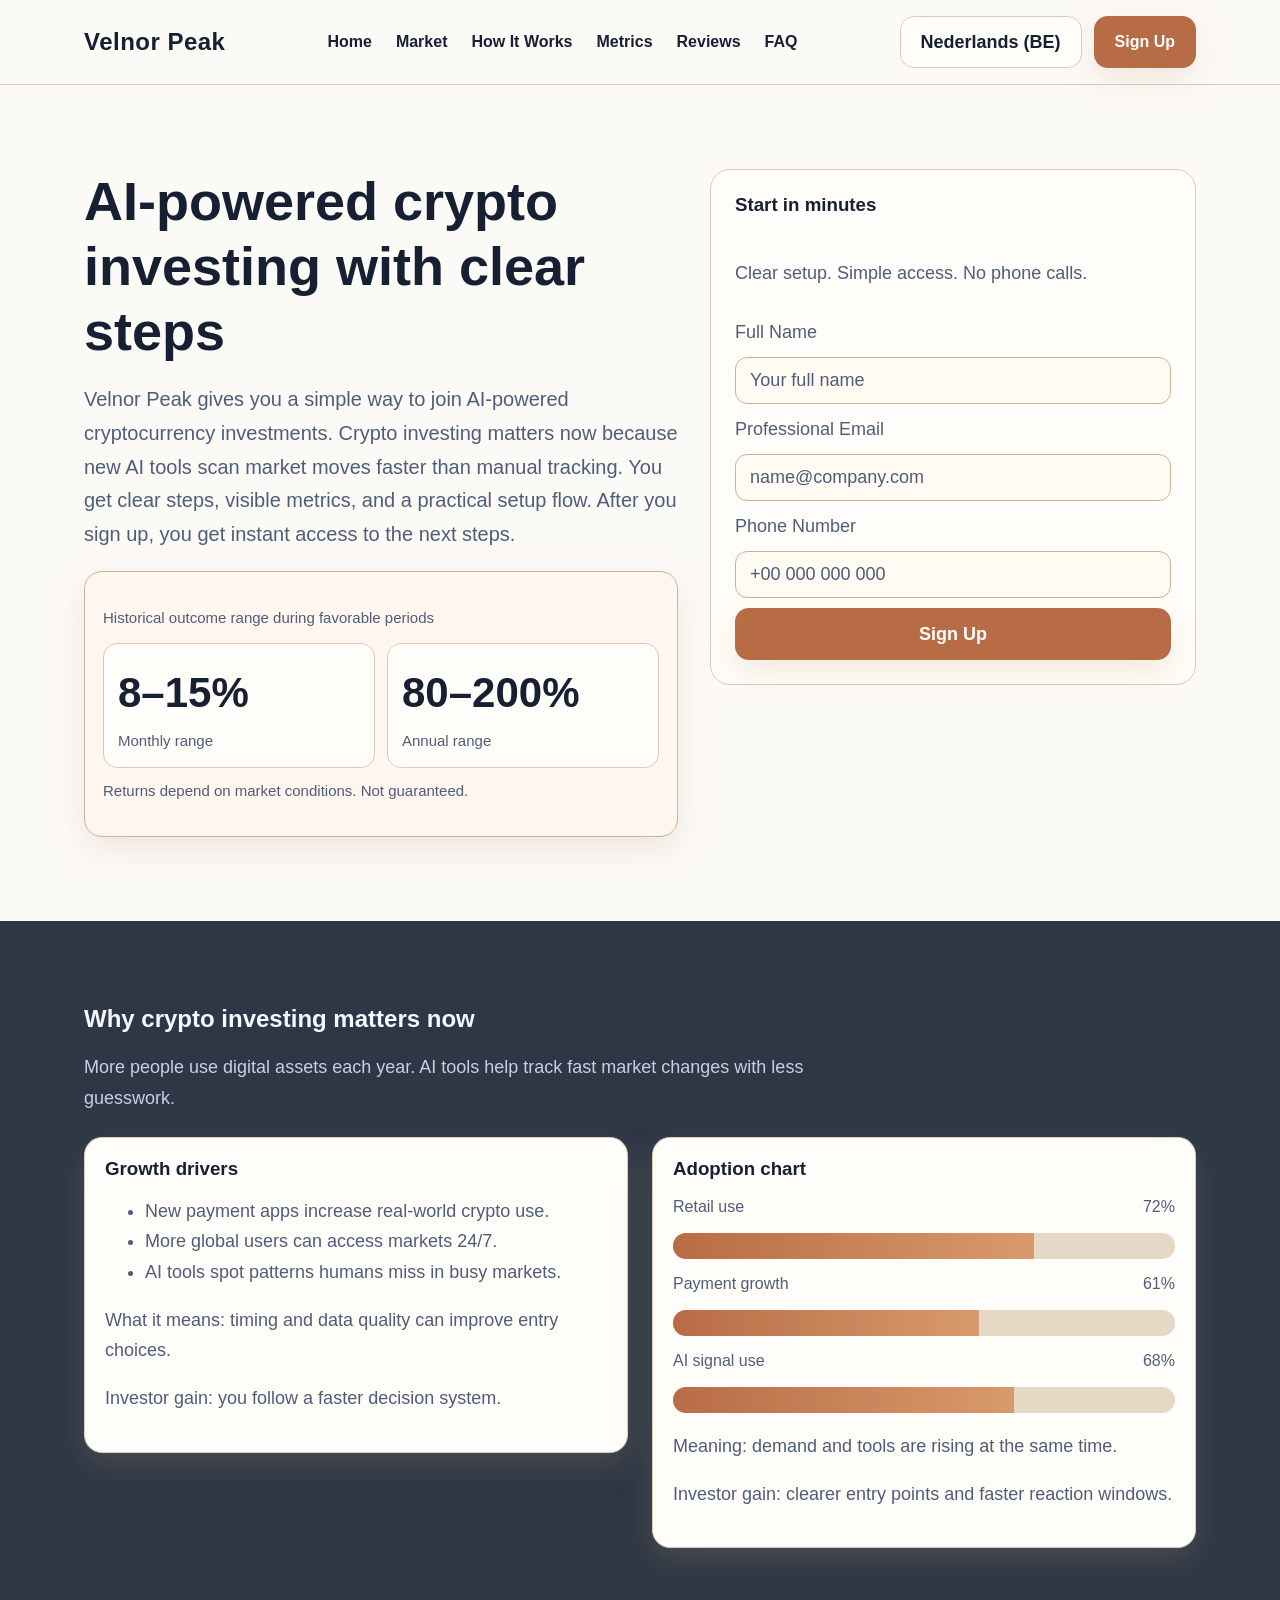
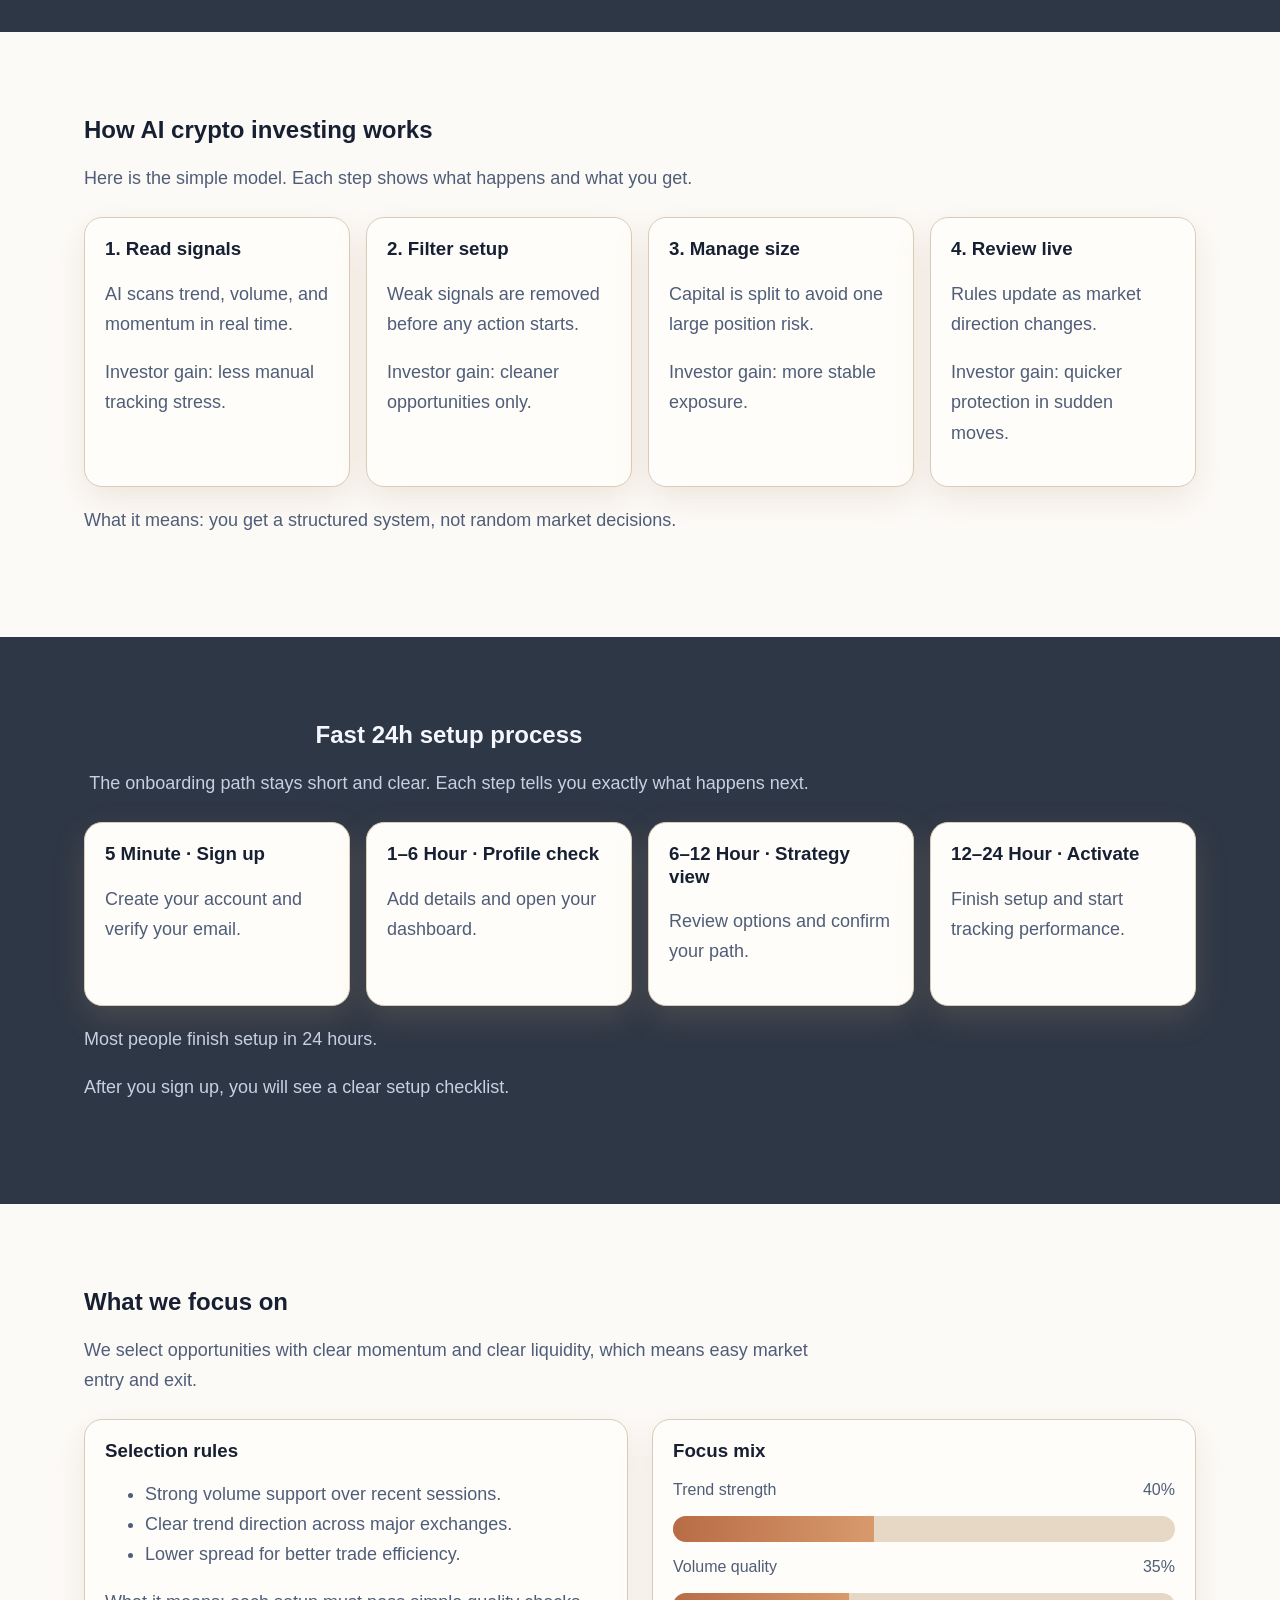
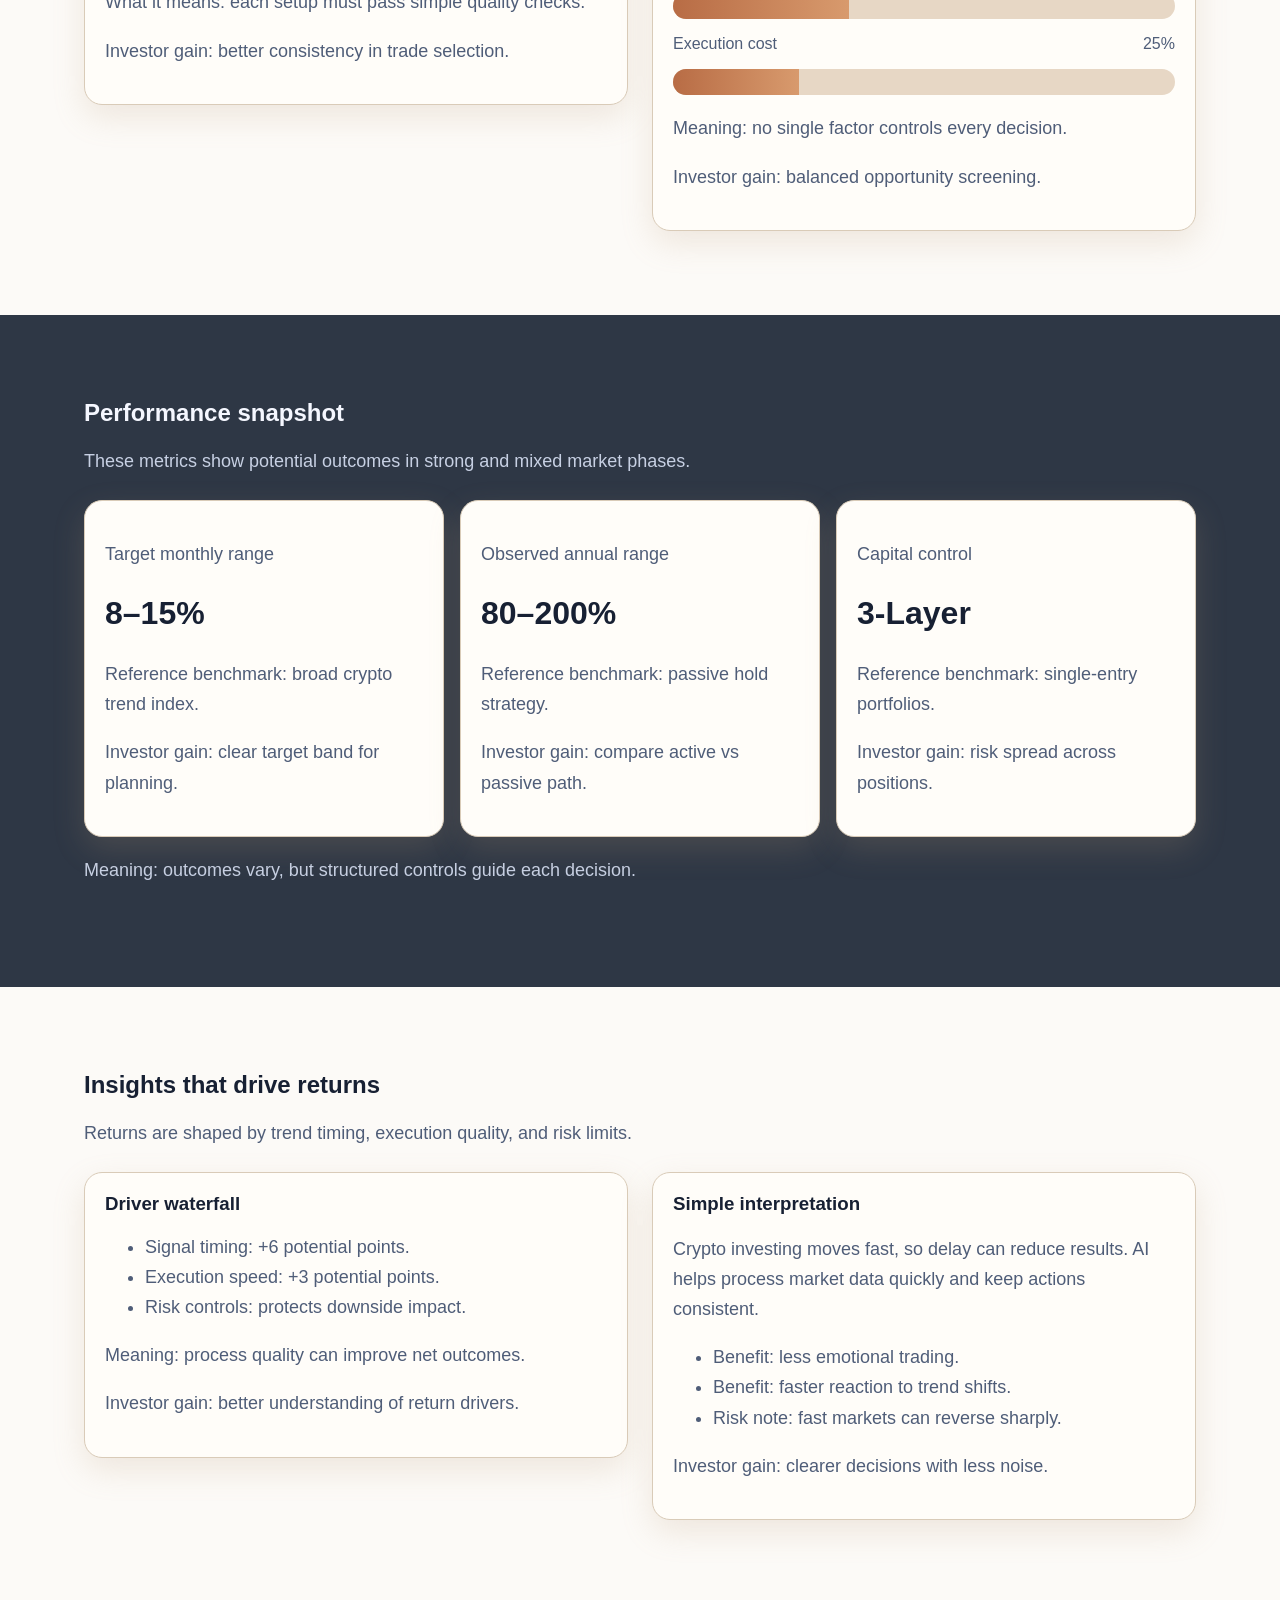
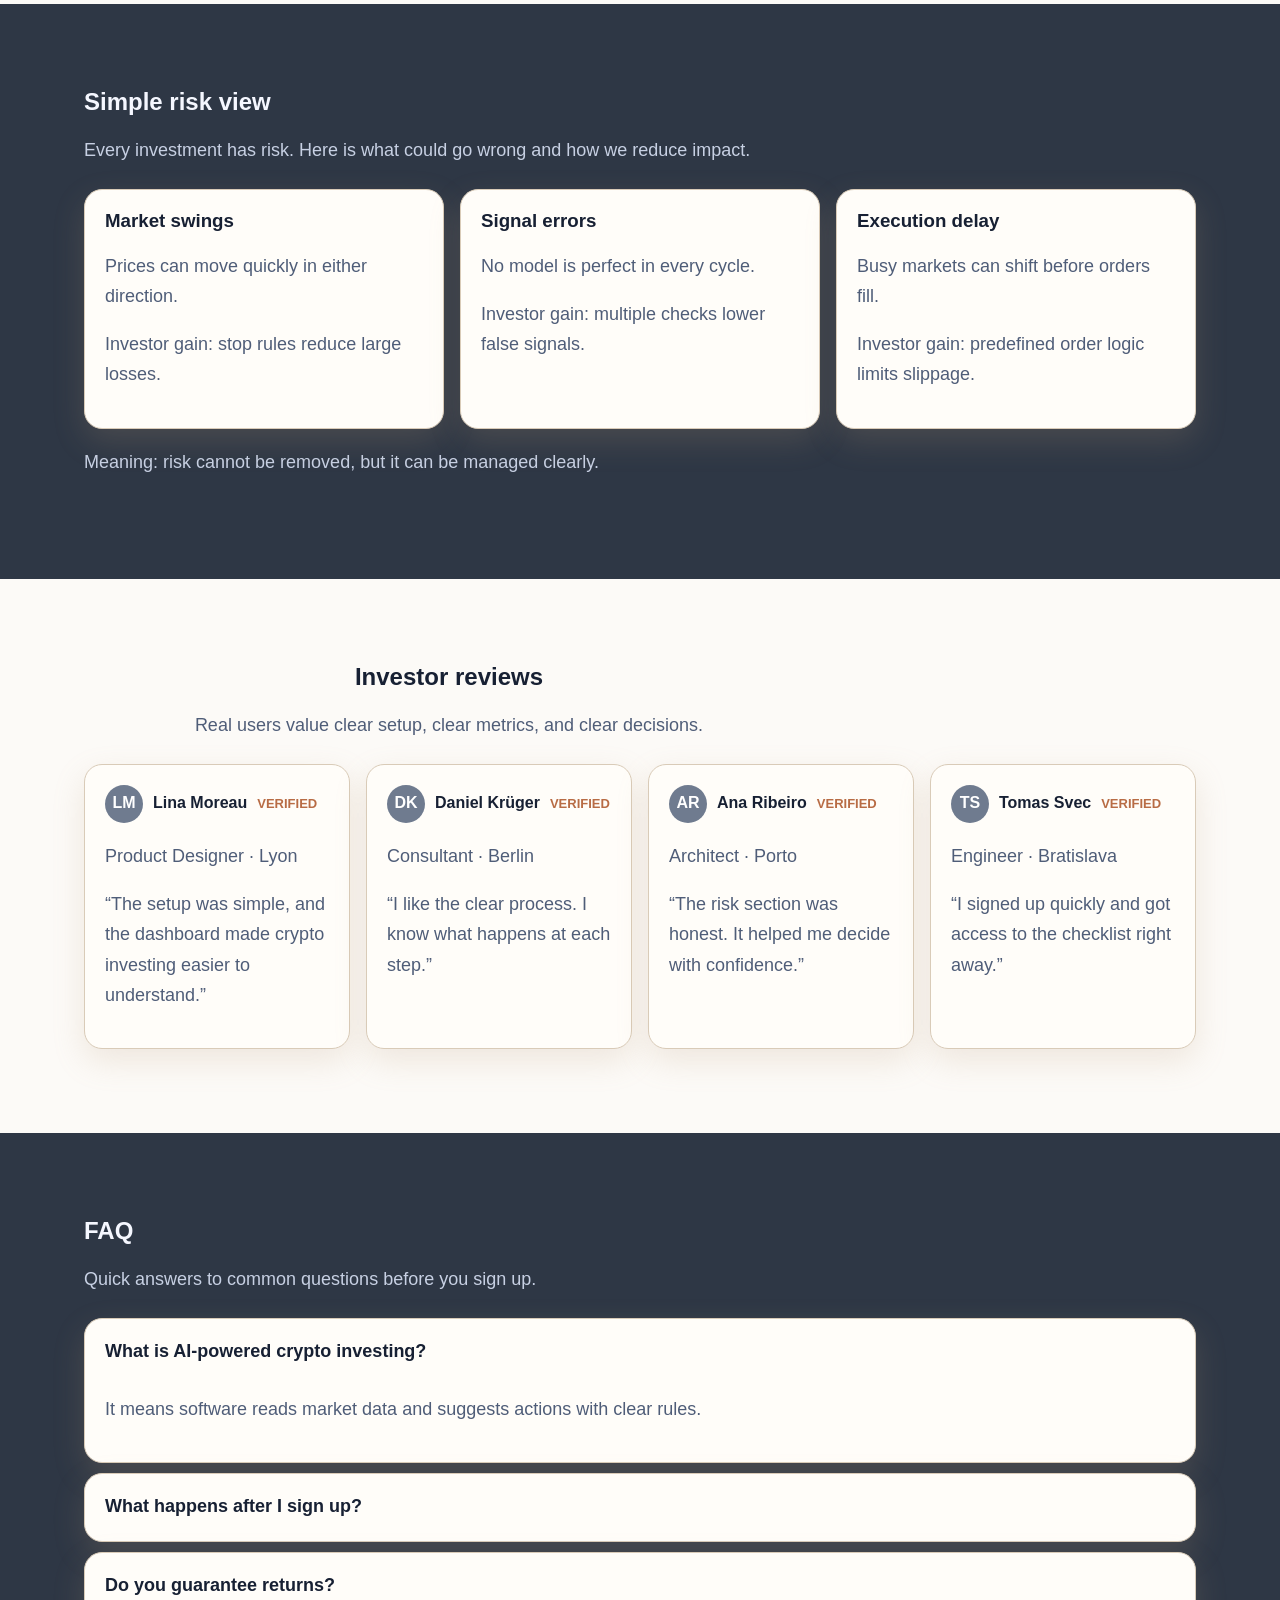
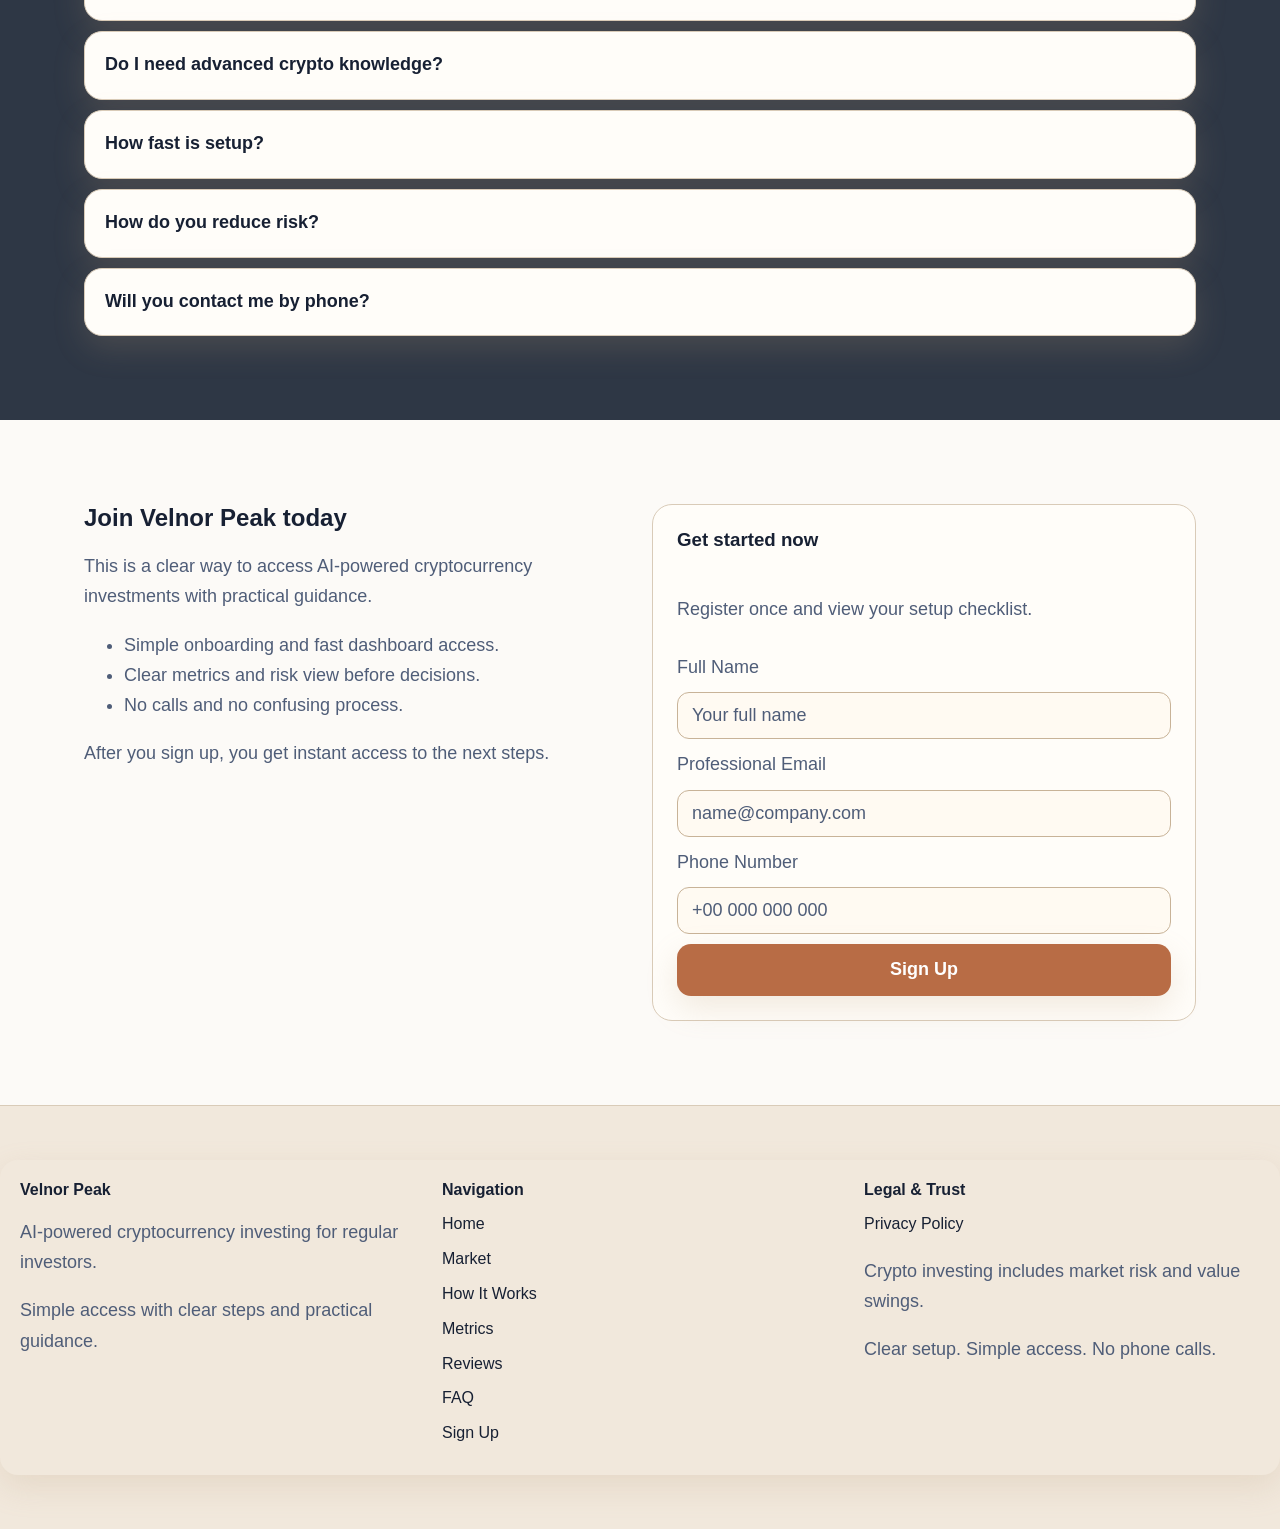
<file: be/index.html>
<!DOCTYPE html>
<html lang="en">
<head>
  <meta charset="UTF-8" />
  <meta name="viewport" content="width=device-width, initial-scale=1.0" />
  <title>Velnor Peak BE | Accessible AI Crypto Investing</title>
  <meta name="description" content="Velnor Peak supports AI-powered crypto investing with simple onboarding and practical investor insights." />
  <link rel="canonical" href="https://velnorpeak.com/be/index.html" />
  <link rel="alternate" hreflang="en" href="https://velnorpeak.com/index.html" />
  <link rel="alternate" hreflang="de" href="https://velnorpeak.com/de/index.html" />
  <link rel="alternate" hreflang="fr" href="https://velnorpeak.com/fr/index.html" />
  <link rel="alternate" hreflang="es" href="https://velnorpeak.com/es/index.html" />
  <link rel="alternate" hreflang="it" href="https://velnorpeak.com/it/index.html" />
  <link rel="alternate" hreflang="tr" href="https://velnorpeak.com/tr/index.html" />
  <link rel="alternate" hreflang="pt" href="https://velnorpeak.com/pt/index.html" />
  <link rel="alternate" hreflang="ja" href="https://velnorpeak.com/jp/index.html" />
  <link rel="alternate" hreflang="sk" href="https://velnorpeak.com/sk/index.html" />
  <link rel="alternate" hreflang="nl-BE" href="https://velnorpeak.com/be/index.html" />
  <link rel="alternate" hreflang="x-default" href="https://velnorpeak.com/index.html" />
  <meta property="og:title" content="Velnor Peak BE | Accessible AI Crypto Investing" />
  <meta property="og:description" content="Velnor Peak supports AI-powered crypto investing with simple onboarding and practical investor insights." />
  <meta property="og:type" content="website" />
  <meta property="og:url" content="https://velnorpeak.com/be/index.html" />
  <meta property="twitter:card" content="summary_large_image" />
  <meta property="twitter:title" content="Velnor Peak BE | Accessible AI Crypto Investing" />
  <meta property="twitter:description" content="Velnor Peak supports AI-powered crypto investing with simple onboarding and practical investor insights." />
  <link rel="stylesheet" href="../assets/style.css" />
</head>
<body>
<header class="site-header">
  <div class="container header-wrap">
    <a class="brand" href="../index.html">Velnor Peak</a>
    <nav class="main-nav" aria-label="Main">
      <a href="#home">Home</a><a href="#market">Market</a><a href="#model">How It Works</a><a href="#metrics">Metrics</a><a href="#reviews">Reviews</a><a href="#faq">FAQ</a>
    </nav>
    <div class="header-actions">
      <div class="lang" aria-label="Language switcher">
        <button class="lang-toggle" type="button">Nederlands (BE)</button>
        <div class="lang-menu" role="menu">
          <a href="../index.html"><img class="flag" loading="lazy" src="https://flagcdn.com/gb.svg" alt="">English</a>
<a href="../de/index.html"><img class="flag" loading="lazy" src="https://flagcdn.com/de.svg" alt="">Deutsch</a>
<a href="../fr/index.html"><img class="flag" loading="lazy" src="https://flagcdn.com/fr.svg" alt="">Français</a>
<a href="../es/index.html"><img class="flag" loading="lazy" src="https://flagcdn.com/es.svg" alt="">Español</a>
<a href="../it/index.html"><img class="flag" loading="lazy" src="https://flagcdn.com/it.svg" alt="">Italiano</a>
<a href="../tr/index.html"><img class="flag" loading="lazy" src="https://flagcdn.com/tr.svg" alt="">Türkçe</a>
<a href="../pt/index.html"><img class="flag" loading="lazy" src="https://flagcdn.com/pt.svg" alt="">Português</a>
<a href="../jp/index.html"><img class="flag" loading="lazy" src="https://flagcdn.com/jp.svg" alt="">日本語</a>
<a href="../sk/index.html"><img class="flag" loading="lazy" src="https://flagcdn.com/sk.svg" alt="">Slovak</a>
<a href="../be/index.html"><img class="flag" loading="lazy" src="https://flagcdn.com/be.svg" alt="">Nederlands (BE)</a>
        </div>
      </div>
      <a class="btn btn-primary" href="#signup">Sign Up</a>
      <button class="burger" type="button" aria-label="Open menu" aria-expanded="false"><span></span><span></span><span></span></button>
    </div>
  </div>
</header>
<div class="drawer" aria-hidden="true"><div class="drawer-panel"><button class="icon-btn drawer-close" aria-label="Close menu">✕</button><nav class="drawer-links"><a href="#home">Home</a><a href="#market">Market</a><a href="#model">How It Works</a><a href="#metrics">Metrics</a><a href="#reviews">Reviews</a><a href="#faq">FAQ</a></nav><div class="lang drawer-lang"><div class="lang-menu"><a href="../index.html"><img class="flag" loading="lazy" src="https://flagcdn.com/gb.svg" alt="">English</a>
<a href="../de/index.html"><img class="flag" loading="lazy" src="https://flagcdn.com/de.svg" alt="">Deutsch</a>
<a href="../fr/index.html"><img class="flag" loading="lazy" src="https://flagcdn.com/fr.svg" alt="">Français</a>
<a href="../es/index.html"><img class="flag" loading="lazy" src="https://flagcdn.com/es.svg" alt="">Español</a>
<a href="../it/index.html"><img class="flag" loading="lazy" src="https://flagcdn.com/it.svg" alt="">Italiano</a>
<a href="../tr/index.html"><img class="flag" loading="lazy" src="https://flagcdn.com/tr.svg" alt="">Türkçe</a>
<a href="../pt/index.html"><img class="flag" loading="lazy" src="https://flagcdn.com/pt.svg" alt="">Português</a>
<a href="../jp/index.html"><img class="flag" loading="lazy" src="https://flagcdn.com/jp.svg" alt="">日本語</a>
<a href="../sk/index.html"><img class="flag" loading="lazy" src="https://flagcdn.com/sk.svg" alt="">Slovak</a>
<a href="../be/index.html"><img class="flag" loading="lazy" src="https://flagcdn.com/be.svg" alt="">Nederlands (BE)</a></div></div><a class="btn btn-primary" href="#signup">Sign Up</a></div></div>

<main>
  <section id="home" class="section light hero">
    <div class="container hero-grid">
      <div>
        <h1>AI-powered crypto investing with clear steps</h1>
        <p class="lead">Velnor Peak gives you a simple way to join AI-powered cryptocurrency investments. Crypto investing matters now because new AI tools scan market moves faster than manual tracking. You get clear steps, visible metrics, and a practical setup flow. After you sign up, you get instant access to the next steps.</p>
        <div class="performance-block hero-panel">
          <p class="perf-title">Historical outcome range during favorable periods</p>
          <div class="perf-grid">
            <div class="perf-metric"><div class="perf-value">8–15%</div><div class="perf-label">Monthly range</div></div>
            <div class="perf-metric"><div class="perf-value">80–200%</div><div class="perf-label">Annual range</div></div>
          </div>
          <p class="perf-note">Returns depend on market conditions. Not guaranteed.</p>
        </div>
      </div>
      <form class="form-card" id="signup" aria-label="Lead form">
        <h3 class="form-title">Start in minutes</h3>
        <p class="form-sub">Clear setup. Simple access. No phone calls.</p>
        <label for="name">Full Name</label><input id="name" name="name" placeholder="Your full name" required />
        <label for="email">Professional Email</label><input id="email" name="email" type="email" placeholder="name@company.com" required />
        <label for="phone">Phone Number</label><input id="phone" name="phone" type="tel" placeholder="+00 000 000 000" required />
        <button class="btn btn-primary" type="submit">Sign Up</button>
      </form>
    </div>
  </section>

  <section id="market" class="section dark">
    <div class="container">
      <div class="section-head"><h2>Why crypto investing matters now</h2><p>More people use digital assets each year. AI tools help track fast market changes with less guesswork.</p></div>
      <div class="layout-split">
        <div class="card visual-card"><h3>Growth drivers</h3><ul><li>New payment apps increase real-world crypto use.</li><li>More global users can access markets 24/7.</li><li>AI tools spot patterns humans miss in busy markets.</li></ul><p class="muted">What it means: timing and data quality can improve entry choices.</p><p class="muted">Investor gain: you follow a faster decision system.</p></div>
        <div class="card visual-card"><h3>Adoption chart</h3><div class="bar-chart"><div class="bar-label"><span>Retail use</span><span>72%</span></div><div class="bar"><span style="width:72%"></span></div><div class="bar-label"><span>Payment growth</span><span>61%</span></div><div class="bar"><span style="width:61%"></span></div><div class="bar-label"><span>AI signal use</span><span>68%</span></div><div class="bar"><span style="width:68%"></span></div></div><p class="muted">Meaning: demand and tools are rising at the same time.</p><p class="muted">Investor gain: clearer entry points and faster reaction windows.</p></div>
      </div>
    </div>
  </section>

  <section id="model" class="section light">
    <div class="container">
      <div class="section-head"><h2>How AI crypto investing works</h2><p>Here is the simple model. Each step shows what happens and what you get.</p></div>
      <div class="grid-4">
        <article class="card process-card"><h3>1. Read signals</h3><p>AI scans trend, volume, and momentum in real time.</p><p class="muted">Investor gain: less manual tracking stress.</p></article>
        <article class="card process-card"><h3>2. Filter setup</h3><p>Weak signals are removed before any action starts.</p><p class="muted">Investor gain: cleaner opportunities only.</p></article>
        <article class="card process-card"><h3>3. Manage size</h3><p>Capital is split to avoid one large position risk.</p><p class="muted">Investor gain: more stable exposure.</p></article>
        <article class="card process-card"><h3>4. Review live</h3><p>Rules update as market direction changes.</p><p class="muted">Investor gain: quicker protection in sudden moves.</p></article>
      </div>
      <p class="muted">What it means: you get a structured system, not random market decisions.</p>
    </div>
  </section>

  <section class="section dark">
    <div class="container">
      <div class="section-head centered"><h2>Fast 24h setup process</h2><p>The onboarding path stays short and clear. Each step tells you exactly what happens next.</p></div>
      <div class="grid-4">
        <div class="card process-card"><h3>5 Minute · Sign up</h3><p>Create your account and verify your email.</p></div>
        <div class="card process-card"><h3>1–6 Hour · Profile check</h3><p>Add details and open your dashboard.</p></div>
        <div class="card process-card"><h3>6–12 Hour · Strategy view</h3><p>Review options and confirm your path.</p></div>
        <div class="card process-card"><h3>12–24 Hour · Activate</h3><p>Finish setup and start tracking performance.</p></div>
      </div>
      <p class="muted">Most people finish setup in 24 hours.</p>
      <p class="muted">After you sign up, you will see a clear setup checklist.</p>
    </div>
  </section>

  <section class="section light">
    <div class="container">
      <div class="section-head"><h2>What we focus on</h2><p>We select opportunities with clear momentum and clear liquidity, which means easy market entry and exit.</p></div>
      <div class="layout-split">
        <div class="card"><h3>Selection rules</h3><ul><li>Strong volume support over recent sessions.</li><li>Clear trend direction across major exchanges.</li><li>Lower spread for better trade efficiency.</li></ul><p class="muted">What it means: each setup must pass simple quality checks.</p><p class="muted">Investor gain: better consistency in trade selection.</p></div>
        <div class="card visual-card"><h3>Focus mix</h3><div class="bar-chart"><div class="bar-label"><span>Trend strength</span><span>40%</span></div><div class="bar"><span style="width:40%"></span></div><div class="bar-label"><span>Volume quality</span><span>35%</span></div><div class="bar"><span style="width:35%"></span></div><div class="bar-label"><span>Execution cost</span><span>25%</span></div><div class="bar"><span style="width:25%"></span></div></div><p class="muted">Meaning: no single factor controls every decision.</p><p class="muted">Investor gain: balanced opportunity screening.</p></div>
      </div>
    </div>
  </section>

  <section id="metrics" class="section dark">
    <div class="container">
      <div class="section-head"><h2>Performance snapshot</h2><p>These metrics show potential outcomes in strong and mixed market phases.</p></div>
      <div class="grid-3">
        <div class="card metric-card"><p>Target monthly range</p><div class="metric">8–15%</div><p>Reference benchmark: broad crypto trend index.</p><p class="muted">Investor gain: clear target band for planning.</p></div>
        <div class="card metric-card"><p>Observed annual range</p><div class="metric">80–200%</div><p>Reference benchmark: passive hold strategy.</p><p class="muted">Investor gain: compare active vs passive path.</p></div>
        <div class="card metric-card"><p>Capital control</p><div class="metric">3-Layer</div><p>Reference benchmark: single-entry portfolios.</p><p class="muted">Investor gain: risk spread across positions.</p></div>
      </div>
      <p class="muted">Meaning: outcomes vary, but structured controls guide each decision.</p>
    </div>
  </section>

  <section class="section light">
    <div class="container">
      <div class="section-head"><h2>Insights that drive returns</h2><p>Returns are shaped by trend timing, execution quality, and risk limits.</p></div>
      <div class="layout-split">
        <div class="card visual-card"><h3>Driver waterfall</h3><ul><li>Signal timing: +6 potential points.</li><li>Execution speed: +3 potential points.</li><li>Risk controls: protects downside impact.</li></ul><p class="muted">Meaning: process quality can improve net outcomes.</p><p class="muted">Investor gain: better understanding of return drivers.</p></div>
        <div class="card"><h3>Simple interpretation</h3><p>Crypto investing moves fast, so delay can reduce results. AI helps process market data quickly and keep actions consistent.</p><ul><li>Benefit: less emotional trading.</li><li>Benefit: faster reaction to trend shifts.</li><li>Risk note: fast markets can reverse sharply.</li></ul><p class="muted">Investor gain: clearer decisions with less noise.</p></div>
      </div>
    </div>
  </section>

  <section class="section dark">
    <div class="container">
      <div class="section-head"><h2>Simple risk view</h2><p>Every investment has risk. Here is what could go wrong and how we reduce impact.</p></div>
      <div class="grid-3 risk-list">
        <article class="card"><h3>Market swings</h3><p>Prices can move quickly in either direction.</p><p class="muted">Investor gain: stop rules reduce large losses.</p></article>
        <article class="card"><h3>Signal errors</h3><p>No model is perfect in every cycle.</p><p class="muted">Investor gain: multiple checks lower false signals.</p></article>
        <article class="card"><h3>Execution delay</h3><p>Busy markets can shift before orders fill.</p><p class="muted">Investor gain: predefined order logic limits slippage.</p></article>
      </div>
      <p class="muted">Meaning: risk cannot be removed, but it can be managed clearly.</p>
    </div>
  </section>

  <section id="reviews" class="section light">
    <div class="container">
      <div class="section-head centered"><h2>Investor reviews</h2><p>Real users value clear setup, clear metrics, and clear decisions.</p></div>
      <div class="grid-4">
        <article class="card review-card"><div class="review-top"><span class="avatar">LM</span><strong>Lina Moreau</strong><span class="verified">VERIFIED</span></div><p>Product Designer · Lyon</p><p>“The setup was simple, and the dashboard made crypto investing easier to understand.”</p></article>
        <article class="card review-card"><div class="review-top"><span class="avatar">DK</span><strong>Daniel Krüger</strong><span class="verified">VERIFIED</span></div><p>Consultant · Berlin</p><p>“I like the clear process. I know what happens at each step.”</p></article>
        <article class="card review-card"><div class="review-top"><span class="avatar">AR</span><strong>Ana Ribeiro</strong><span class="verified">VERIFIED</span></div><p>Architect · Porto</p><p>“The risk section was honest. It helped me decide with confidence.”</p></article>
        <article class="card review-card"><div class="review-top"><span class="avatar">TS</span><strong>Tomas Svec</strong><span class="verified">VERIFIED</span></div><p>Engineer · Bratislava</p><p>“I signed up quickly and got access to the checklist right away.”</p></article>
      </div>
    </div>
  </section>

  <section id="faq" class="section dark">
    <div class="container">
      <div class="section-head"><h2>FAQ</h2><p>Quick answers to common questions before you sign up.</p></div>
      <div class="faq-list">
        <div class="faq-item open"><button class="faq-question">What is AI-powered crypto investing?</button><div class="faq-answer"><p>It means software reads market data and suggests actions with clear rules.</p></div></div>
        <div class="faq-item"><button class="faq-question">What happens after I sign up?</button><div class="faq-answer"><p>After you sign up, you can review the options and choose what to do next.</p></div></div>
        <div class="faq-item"><button class="faq-question">Do you guarantee returns?</button><div class="faq-answer"><p>No. Returns depend on market conditions and are never guaranteed.</p></div></div>
        <div class="faq-item"><button class="faq-question">Do I need advanced crypto knowledge?</button><div class="faq-answer"><p>No. The flow is built for regular investors who want clarity.</p></div></div>
        <div class="faq-item"><button class="faq-question">How fast is setup?</button><div class="faq-answer"><p>Most people finish setup in 24 hours with a simple checklist.</p></div></div>
        <div class="faq-item"><button class="faq-question">How do you reduce risk?</button><div class="faq-answer"><p>We use position limits, stop logic, and signal filters to reduce exposure.</p></div></div>
        <div class="faq-item"><button class="faq-question">Will you contact me by phone?</button><div class="faq-answer"><p>No phone calls are required. We may send a short email to confirm your details.</p></div></div>
      </div>
    </div>
  </section>

  <section class="section light">
    <div class="container layout-split">
      <div>
        <h2>Join Velnor Peak today</h2>
        <p>This is a clear way to access AI-powered cryptocurrency investments with practical guidance.</p>
        <ul><li>Simple onboarding and fast dashboard access.</li><li>Clear metrics and risk view before decisions.</li><li>No calls and no confusing process.</li></ul>
        <p>After you sign up, you get instant access to the next steps.</p>
      </div>
      <form class="form-card" aria-label="Final lead form">
        <h3>Get started now</h3>
        <p>Register once and view your setup checklist.</p>
        <label for="name2">Full Name</label><input id="name2" name="name2" placeholder="Your full name" required />
        <label for="email2">Professional Email</label><input id="email2" name="email2" type="email" placeholder="name@company.com" required />
        <label for="phone2">Phone Number</label><input id="phone2" name="phone2" type="tel" placeholder="+00 000 000 000" required />
        <button class="btn btn-primary" type="submit">Sign Up</button>
      </form>
    </div>
  </section>
</main>

<footer class="footer">
  <div class="container footer-grid footer-panel">
    <div><h4>Velnor Peak</h4><p>AI-powered cryptocurrency investing for regular investors.</p><p>Simple access with clear steps and practical guidance.</p></div>
    <div><h4>Navigation</h4><a href="#home">Home</a><a href="#market">Market</a><a href="#model">How It Works</a><a href="#metrics">Metrics</a><a href="#reviews">Reviews</a><a href="#faq">FAQ</a><a href="#signup">Sign Up</a></div>
    <div><h4>Legal & Trust</h4><a href="#" data-open-privacy>Privacy Policy</a><p>Crypto investing includes market risk and value swings.</p><p>Clear setup. Simple access. No phone calls.</p></div>
  </div>
</footer>

<div class="modal" role="dialog" aria-modal="true" aria-label="Privacy Policy">
  <div class="modal-card">
    <div class="modal-head"><h3>Privacy Policy</h3><button class="icon-btn" data-close-privacy aria-label="Close privacy">✕</button></div>
    <p><strong>Introduction:</strong> We explain what data we use and why.</p>
    <p><strong>Data collection:</strong> We collect your name, email, phone, device, and usage events.</p>
    <p><strong>Legal basis:</strong> We process data for service delivery, security, and your consent choices.</p>
    <p><strong>Cookies:</strong> Cookies help login, analytics, and safer performance.</p>
    <p><strong>Retention:</strong> Data stays only as long as needed for service and legal duties.</p>
    <p><strong>Third-party sharing:</strong> We share with secure providers for hosting, email, and analytics.</p>
    <p><strong>Security:</strong> We use encryption, access controls, and audit checks.</p>
    <p><strong>User rights:</strong> You can request access, correction, deletion, or restriction.</p>
    <p><strong>International transfers:</strong> Data may move across regions with safeguards.</p>
    <p><strong>Industry risk disclosure:</strong> Crypto markets can be volatile and losses can happen.</p>
    <p><strong>Contact:</strong> privacy@velnorpeak.com</p>
    <div class="modal-foot"><button class="btn" data-close-privacy>Close</button></div>
  </div>
</div>

<script type="application/ld+json">
{
  "@context":"https://schema.org",
  "@graph":[
    {"@type":"Organization","name":"Velnor Peak","url":"https://velnorpeak.com","email":"hello@velnorpeak.com"},
    {"@type":"WebSite","name":"Velnor Peak","url":"https://velnorpeak.com"},
    {"@type":"FAQPage","mainEntity":[
      {"@type":"Question","name":"What is AI-powered crypto investing?","acceptedAnswer":{"@type":"Answer","text":"It means software reads market data and suggests actions with clear rules."}},
      {"@type":"Question","name":"Do you guarantee returns?","acceptedAnswer":{"@type":"Answer","text":"No. Returns depend on market conditions and are never guaranteed."}}
    ]},
    {"@type":"Review","author":{"@type":"Person","name":"Lina Moreau"},"reviewBody":"The setup was simple, and the dashboard made crypto investing easier to understand.","itemReviewed":{"@type":"Organization","name":"Velnor Peak"}}
  ]
}
</script>
<script defer src="../assets/app.js"></script>
</body>
</html>
</file>
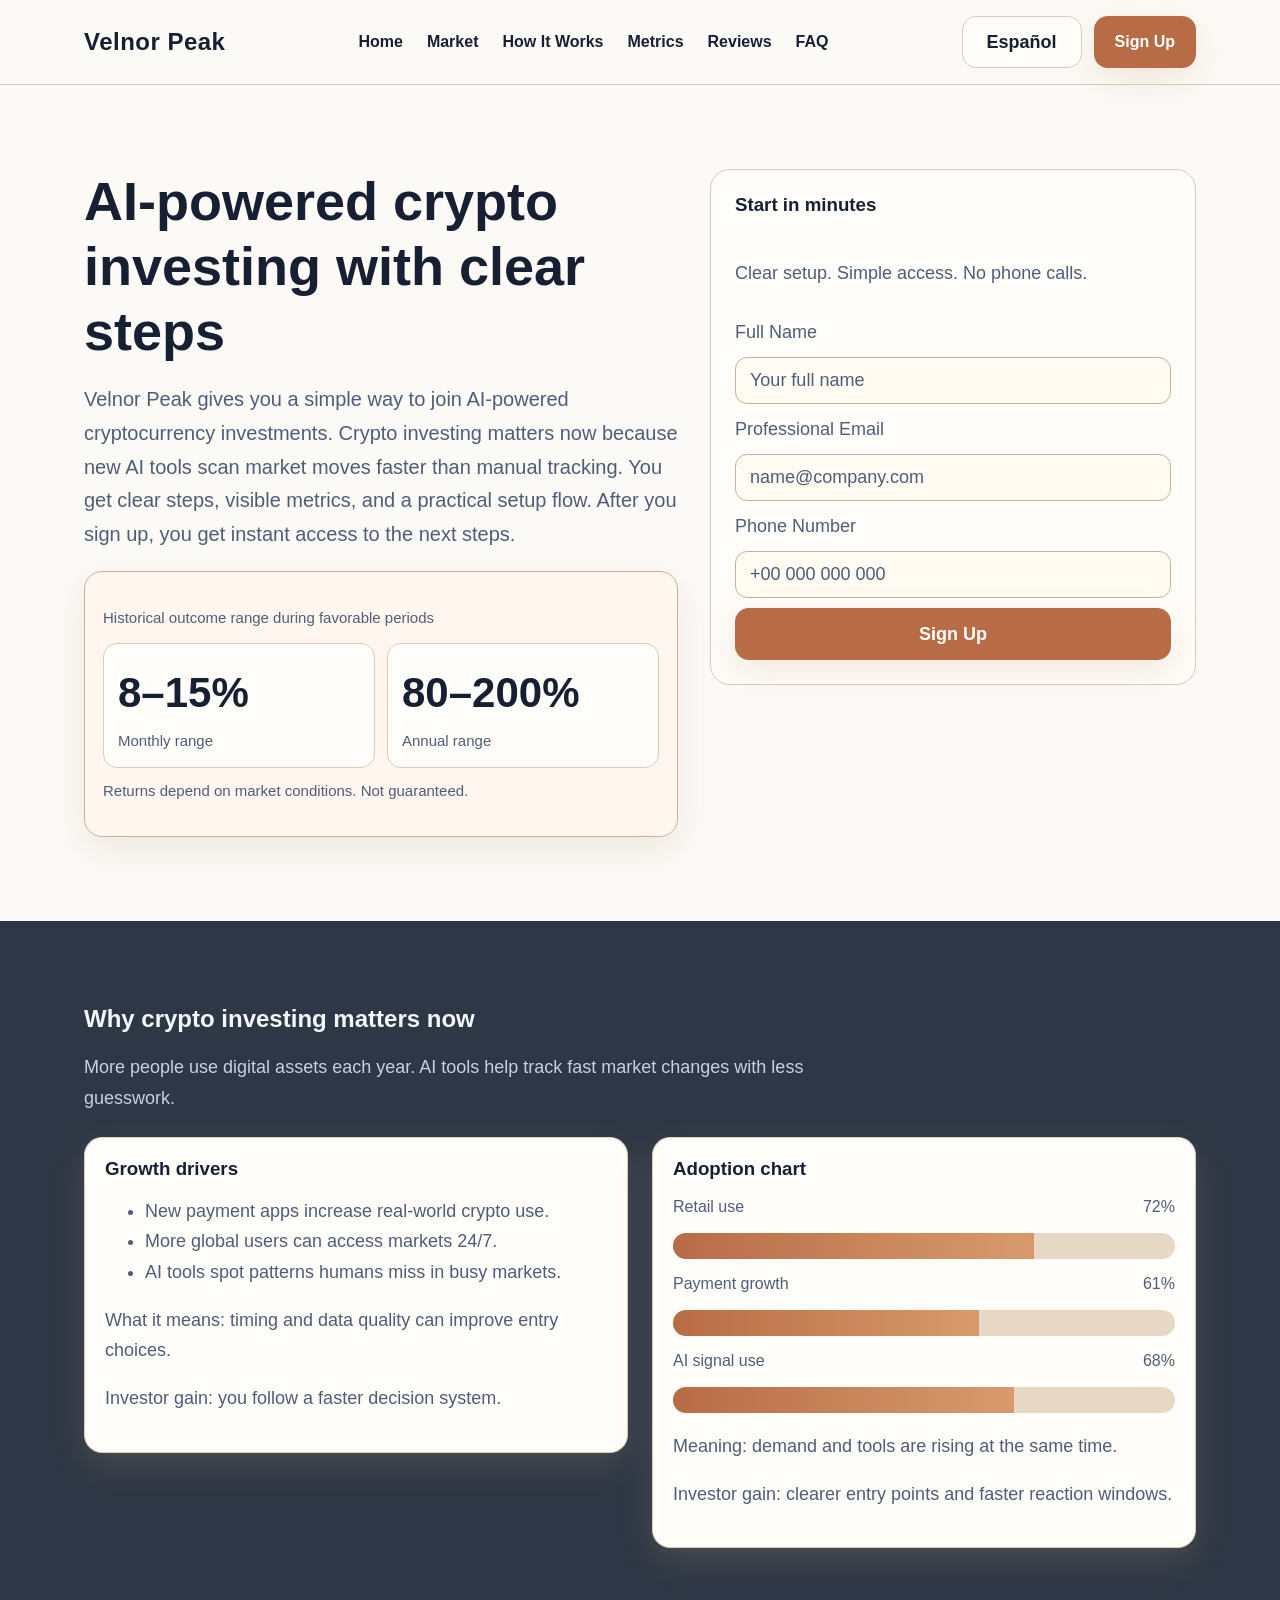
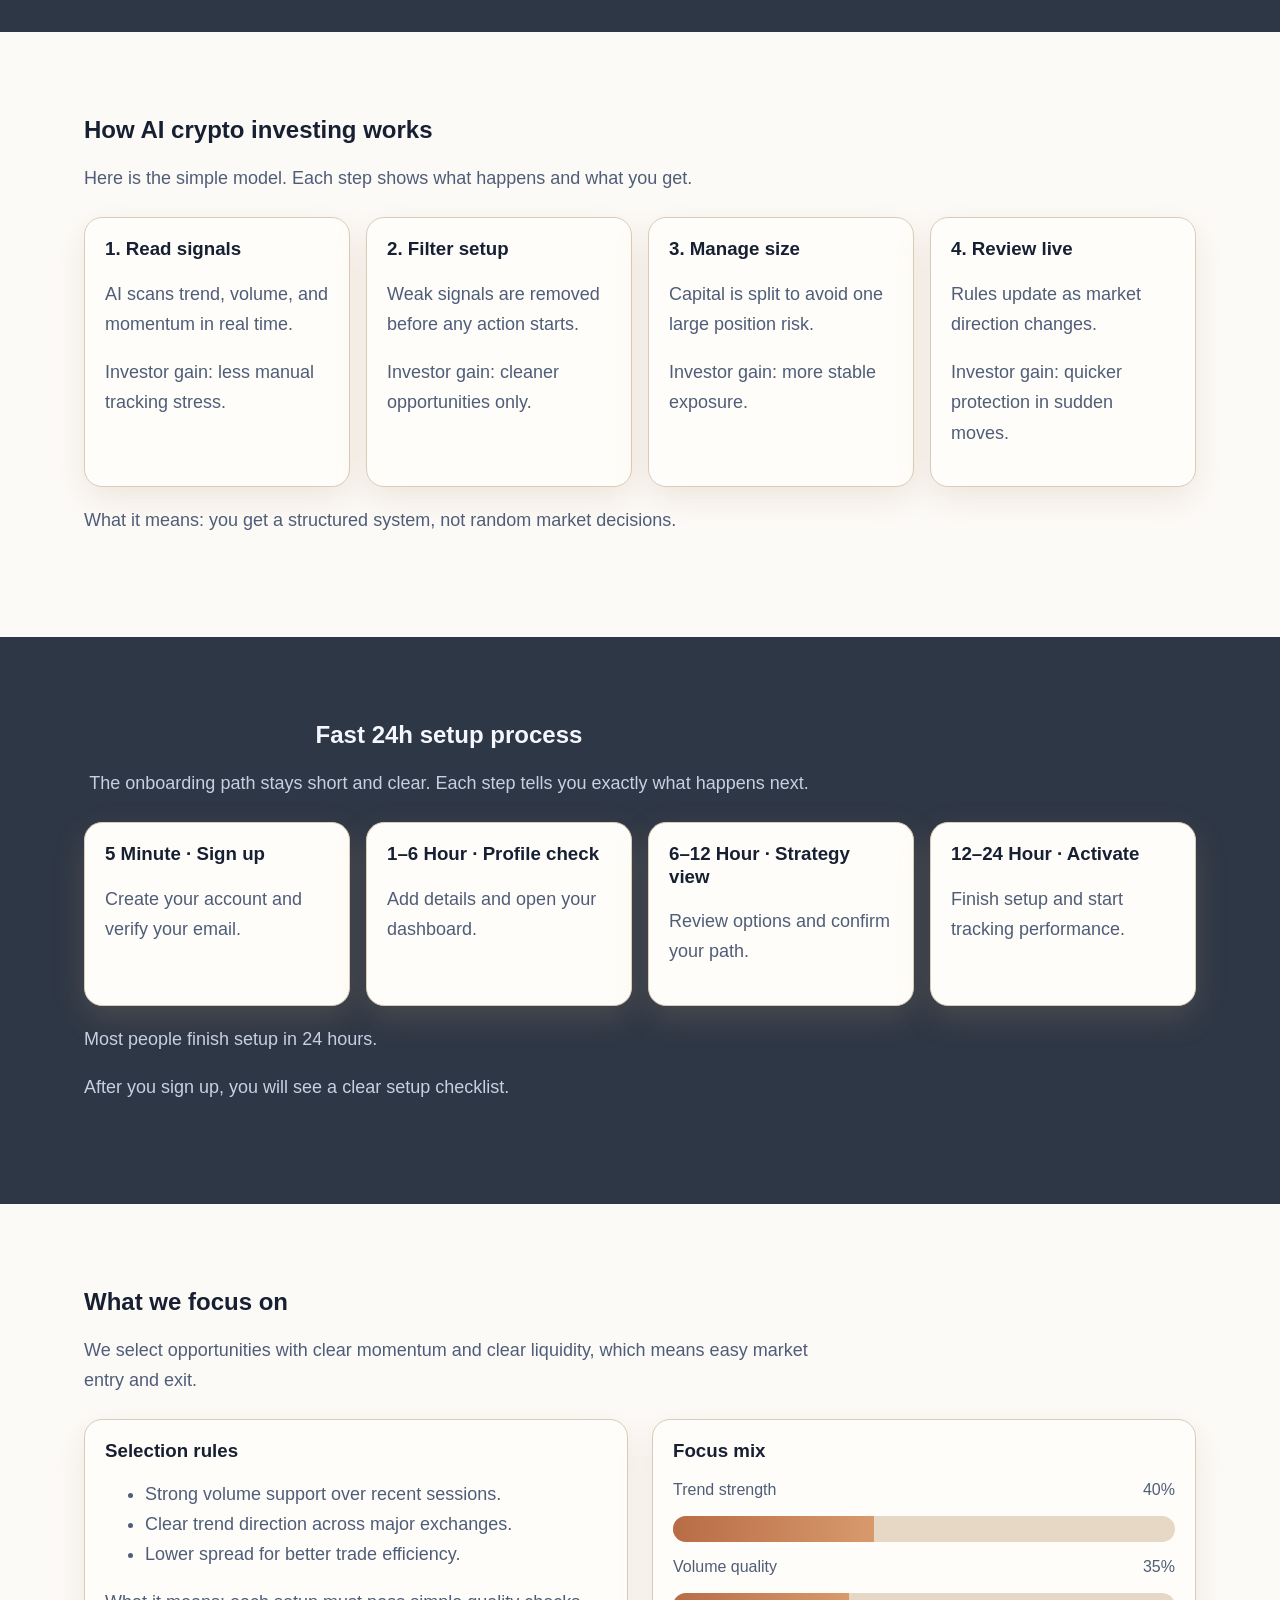
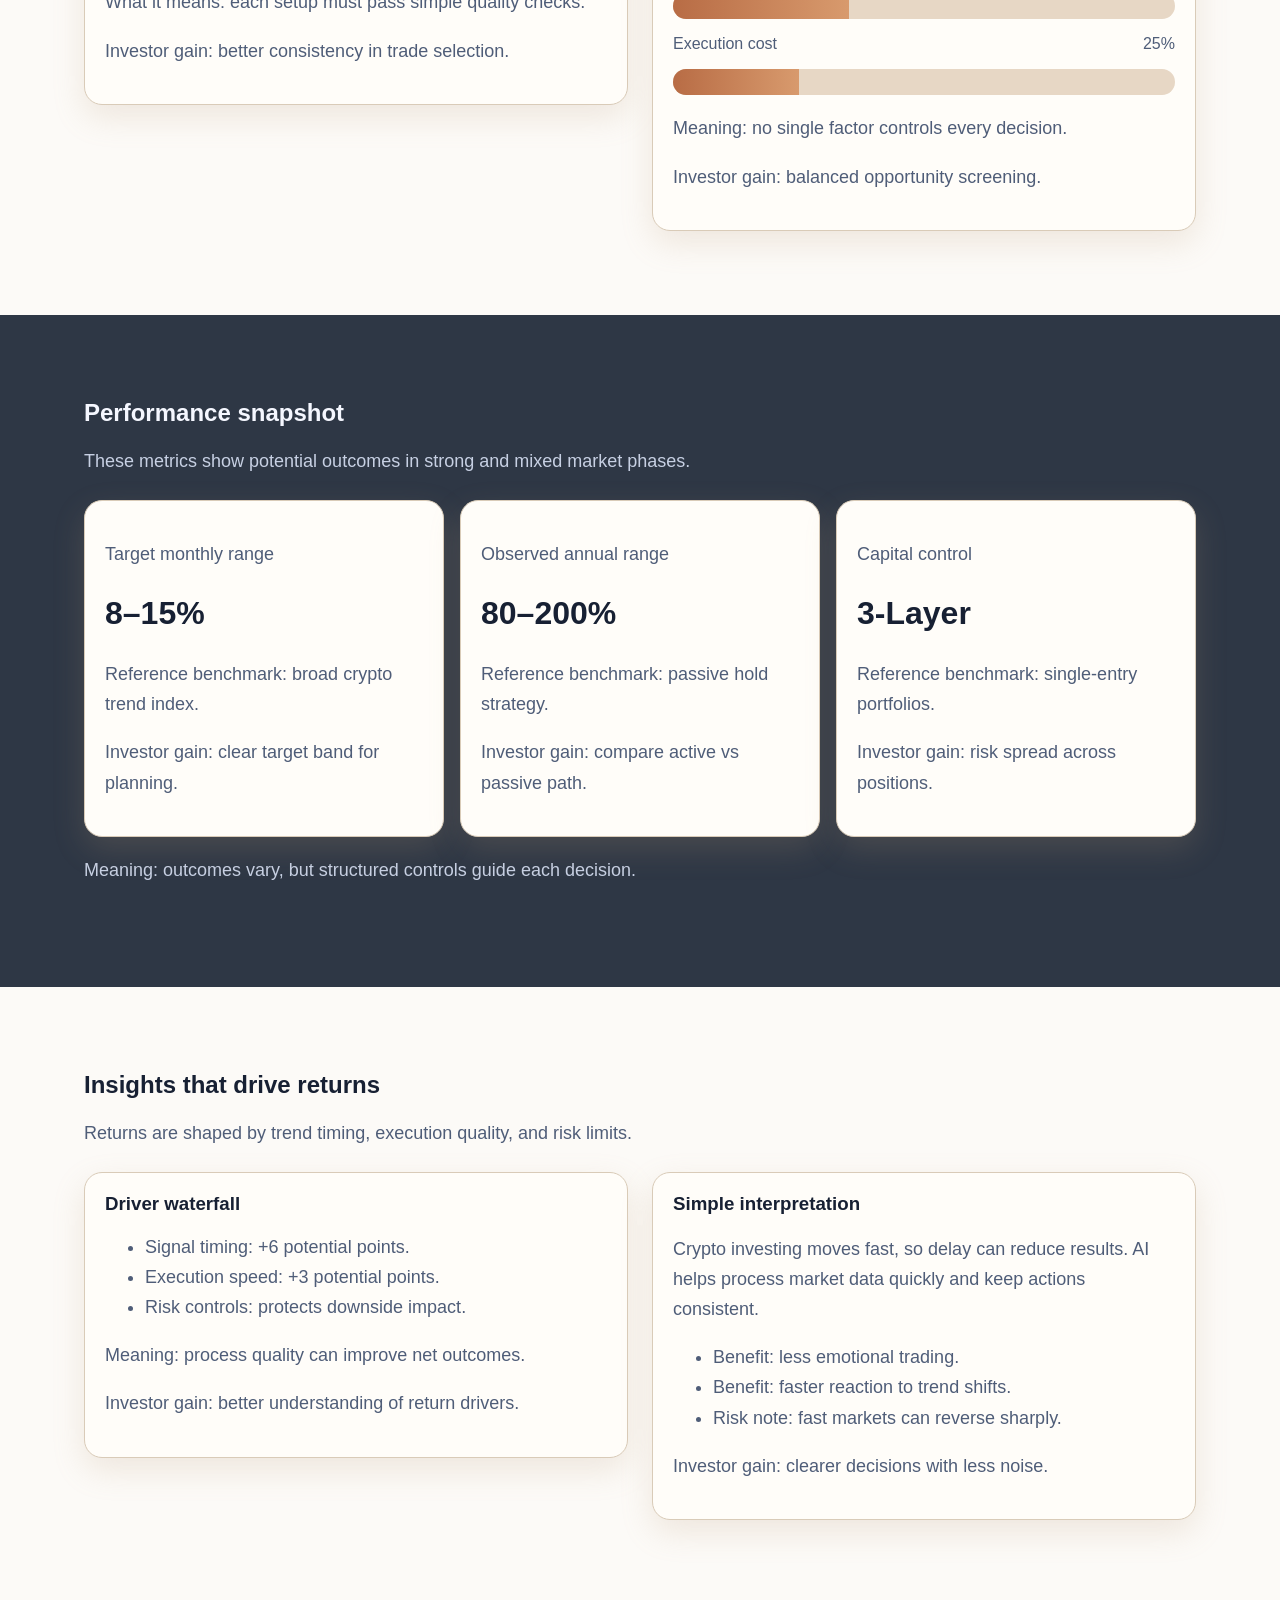
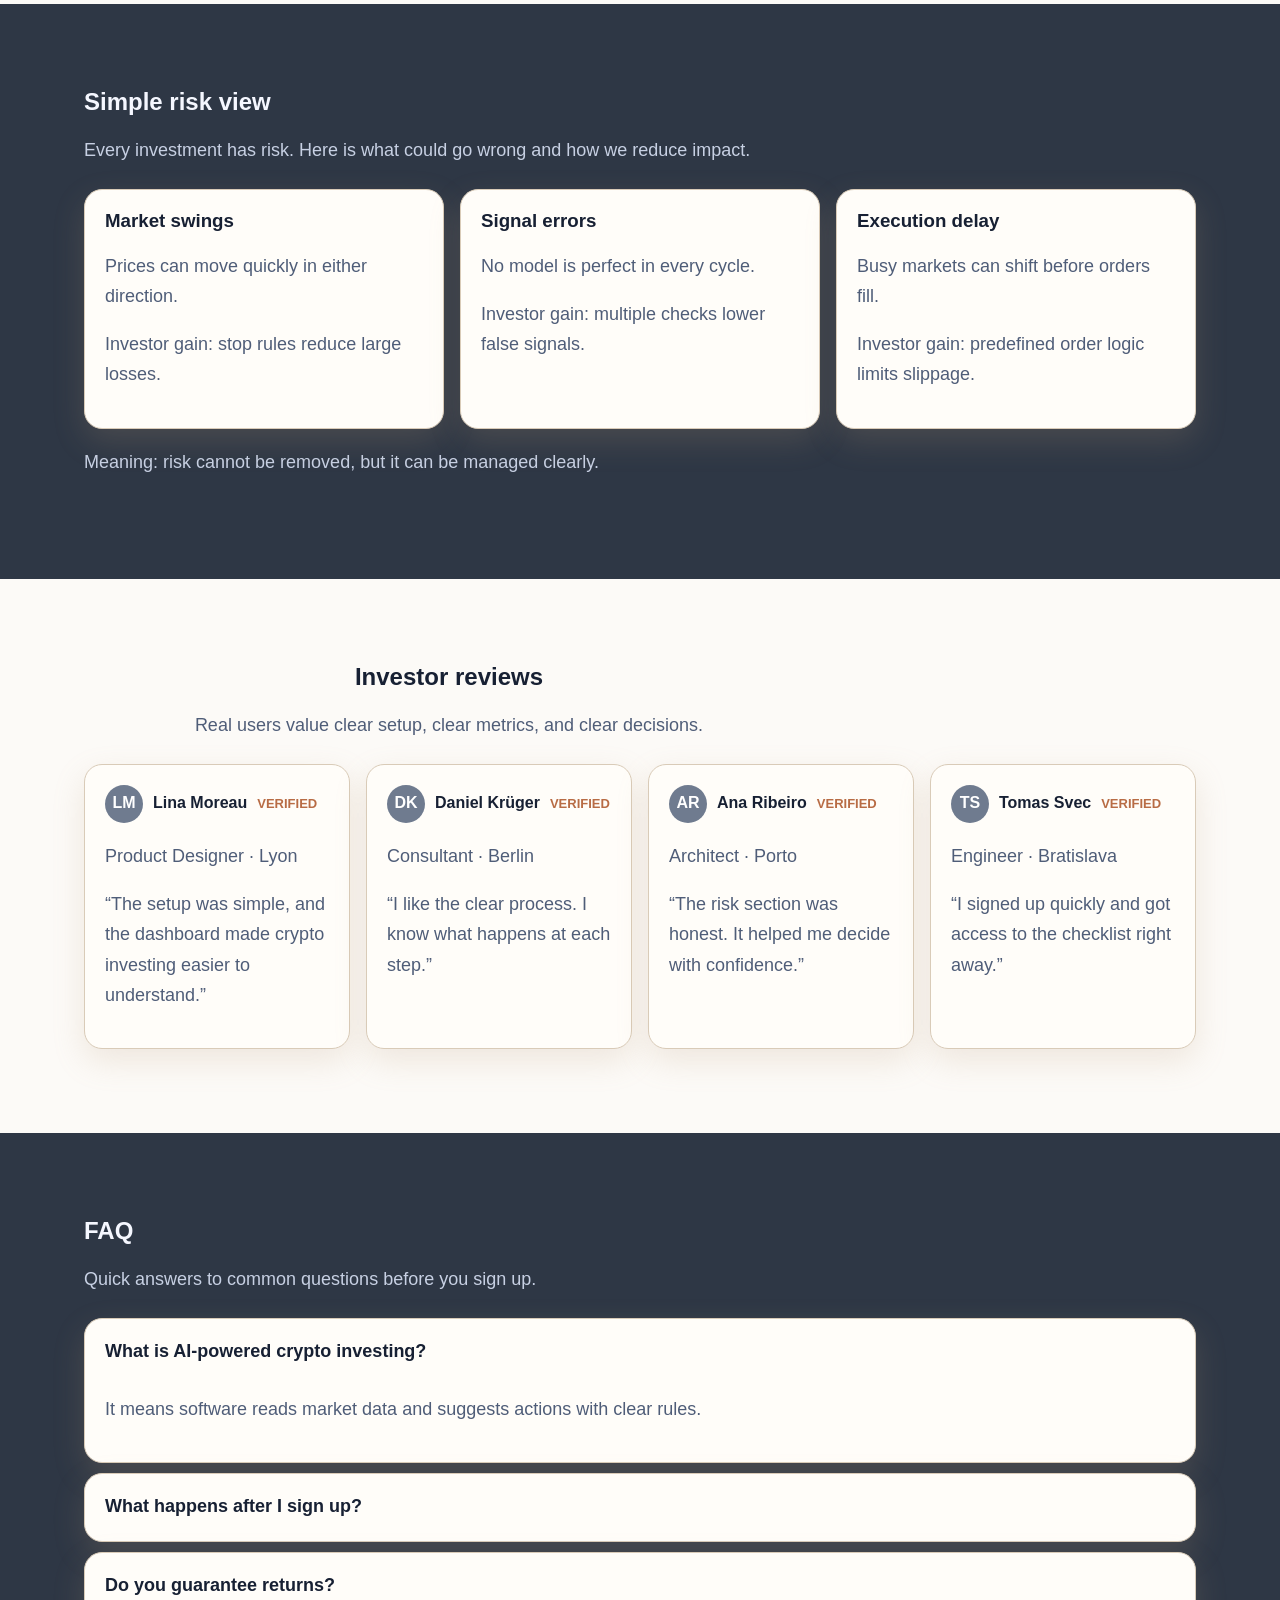
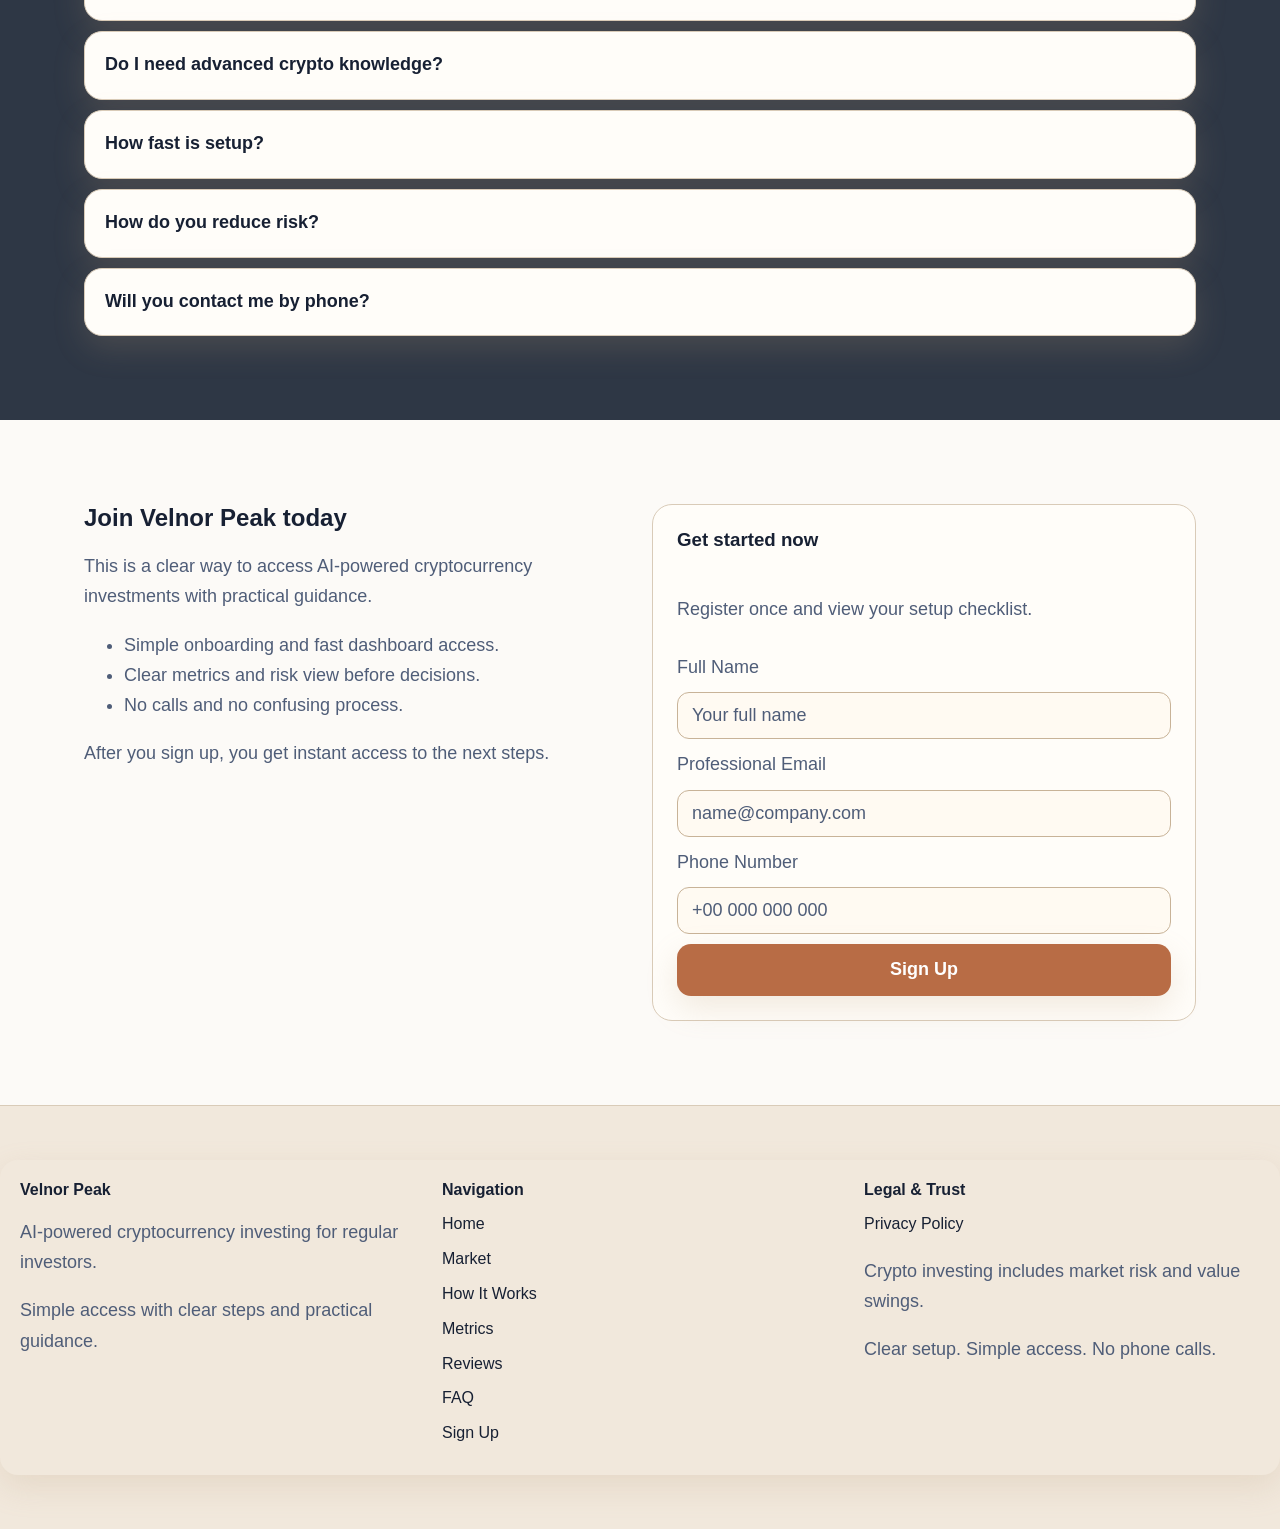
<file: es/index.html>
<!DOCTYPE html>
<html lang="en">
<head>
  <meta charset="UTF-8" />
  <meta name="viewport" content="width=device-width, initial-scale=1.0" />
  <title>Velnor Peak ES | AI Crypto Investing Access</title>
  <meta name="description" content="Start with Velnor Peak and discover a simple AI-powered crypto investing journey in clear English." />
  <link rel="canonical" href="https://velnorpeak.com/es/index.html" />
  <link rel="alternate" hreflang="en" href="https://velnorpeak.com/index.html" />
  <link rel="alternate" hreflang="de" href="https://velnorpeak.com/de/index.html" />
  <link rel="alternate" hreflang="fr" href="https://velnorpeak.com/fr/index.html" />
  <link rel="alternate" hreflang="es" href="https://velnorpeak.com/es/index.html" />
  <link rel="alternate" hreflang="it" href="https://velnorpeak.com/it/index.html" />
  <link rel="alternate" hreflang="tr" href="https://velnorpeak.com/tr/index.html" />
  <link rel="alternate" hreflang="pt" href="https://velnorpeak.com/pt/index.html" />
  <link rel="alternate" hreflang="ja" href="https://velnorpeak.com/jp/index.html" />
  <link rel="alternate" hreflang="sk" href="https://velnorpeak.com/sk/index.html" />
  <link rel="alternate" hreflang="nl-BE" href="https://velnorpeak.com/be/index.html" />
  <link rel="alternate" hreflang="x-default" href="https://velnorpeak.com/index.html" />
  <meta property="og:title" content="Velnor Peak ES | AI Crypto Investing Access" />
  <meta property="og:description" content="Start with Velnor Peak and discover a simple AI-powered crypto investing journey in clear English." />
  <meta property="og:type" content="website" />
  <meta property="og:url" content="https://velnorpeak.com/es/index.html" />
  <meta property="twitter:card" content="summary_large_image" />
  <meta property="twitter:title" content="Velnor Peak ES | AI Crypto Investing Access" />
  <meta property="twitter:description" content="Start with Velnor Peak and discover a simple AI-powered crypto investing journey in clear English." />
  <link rel="stylesheet" href="../assets/style.css" />
</head>
<body>
<header class="site-header">
  <div class="container header-wrap">
    <a class="brand" href="../index.html">Velnor Peak</a>
    <nav class="main-nav" aria-label="Main">
      <a href="#home">Home</a><a href="#market">Market</a><a href="#model">How It Works</a><a href="#metrics">Metrics</a><a href="#reviews">Reviews</a><a href="#faq">FAQ</a>
    </nav>
    <div class="header-actions">
      <div class="lang" aria-label="Language switcher">
        <button class="lang-toggle" type="button">Español</button>
        <div class="lang-menu" role="menu">
          <a href="../index.html"><img class="flag" loading="lazy" src="https://flagcdn.com/gb.svg" alt="">English</a>
<a href="../de/index.html"><img class="flag" loading="lazy" src="https://flagcdn.com/de.svg" alt="">Deutsch</a>
<a href="../fr/index.html"><img class="flag" loading="lazy" src="https://flagcdn.com/fr.svg" alt="">Français</a>
<a href="../es/index.html"><img class="flag" loading="lazy" src="https://flagcdn.com/es.svg" alt="">Español</a>
<a href="../it/index.html"><img class="flag" loading="lazy" src="https://flagcdn.com/it.svg" alt="">Italiano</a>
<a href="../tr/index.html"><img class="flag" loading="lazy" src="https://flagcdn.com/tr.svg" alt="">Türkçe</a>
<a href="../pt/index.html"><img class="flag" loading="lazy" src="https://flagcdn.com/pt.svg" alt="">Português</a>
<a href="../jp/index.html"><img class="flag" loading="lazy" src="https://flagcdn.com/jp.svg" alt="">日本語</a>
<a href="../sk/index.html"><img class="flag" loading="lazy" src="https://flagcdn.com/sk.svg" alt="">Slovak</a>
<a href="../be/index.html"><img class="flag" loading="lazy" src="https://flagcdn.com/be.svg" alt="">Nederlands (BE)</a>
        </div>
      </div>
      <a class="btn btn-primary" href="#signup">Sign Up</a>
      <button class="burger" type="button" aria-label="Open menu" aria-expanded="false"><span></span><span></span><span></span></button>
    </div>
  </div>
</header>
<div class="drawer" aria-hidden="true"><div class="drawer-panel"><button class="icon-btn drawer-close" aria-label="Close menu">✕</button><nav class="drawer-links"><a href="#home">Home</a><a href="#market">Market</a><a href="#model">How It Works</a><a href="#metrics">Metrics</a><a href="#reviews">Reviews</a><a href="#faq">FAQ</a></nav><div class="lang drawer-lang"><div class="lang-menu"><a href="../index.html"><img class="flag" loading="lazy" src="https://flagcdn.com/gb.svg" alt="">English</a>
<a href="../de/index.html"><img class="flag" loading="lazy" src="https://flagcdn.com/de.svg" alt="">Deutsch</a>
<a href="../fr/index.html"><img class="flag" loading="lazy" src="https://flagcdn.com/fr.svg" alt="">Français</a>
<a href="../es/index.html"><img class="flag" loading="lazy" src="https://flagcdn.com/es.svg" alt="">Español</a>
<a href="../it/index.html"><img class="flag" loading="lazy" src="https://flagcdn.com/it.svg" alt="">Italiano</a>
<a href="../tr/index.html"><img class="flag" loading="lazy" src="https://flagcdn.com/tr.svg" alt="">Türkçe</a>
<a href="../pt/index.html"><img class="flag" loading="lazy" src="https://flagcdn.com/pt.svg" alt="">Português</a>
<a href="../jp/index.html"><img class="flag" loading="lazy" src="https://flagcdn.com/jp.svg" alt="">日本語</a>
<a href="../sk/index.html"><img class="flag" loading="lazy" src="https://flagcdn.com/sk.svg" alt="">Slovak</a>
<a href="../be/index.html"><img class="flag" loading="lazy" src="https://flagcdn.com/be.svg" alt="">Nederlands (BE)</a></div></div><a class="btn btn-primary" href="#signup">Sign Up</a></div></div>

<main>
  <section id="home" class="section light hero">
    <div class="container hero-grid">
      <div>
        <h1>AI-powered crypto investing with clear steps</h1>
        <p class="lead">Velnor Peak gives you a simple way to join AI-powered cryptocurrency investments. Crypto investing matters now because new AI tools scan market moves faster than manual tracking. You get clear steps, visible metrics, and a practical setup flow. After you sign up, you get instant access to the next steps.</p>
        <div class="performance-block hero-panel">
          <p class="perf-title">Historical outcome range during favorable periods</p>
          <div class="perf-grid">
            <div class="perf-metric"><div class="perf-value">8–15%</div><div class="perf-label">Monthly range</div></div>
            <div class="perf-metric"><div class="perf-value">80–200%</div><div class="perf-label">Annual range</div></div>
          </div>
          <p class="perf-note">Returns depend on market conditions. Not guaranteed.</p>
        </div>
      </div>
      <form class="form-card" id="signup" aria-label="Lead form">
        <h3 class="form-title">Start in minutes</h3>
        <p class="form-sub">Clear setup. Simple access. No phone calls.</p>
        <label for="name">Full Name</label><input id="name" name="name" placeholder="Your full name" required />
        <label for="email">Professional Email</label><input id="email" name="email" type="email" placeholder="name@company.com" required />
        <label for="phone">Phone Number</label><input id="phone" name="phone" type="tel" placeholder="+00 000 000 000" required />
        <button class="btn btn-primary" type="submit">Sign Up</button>
      </form>
    </div>
  </section>

  <section id="market" class="section dark">
    <div class="container">
      <div class="section-head"><h2>Why crypto investing matters now</h2><p>More people use digital assets each year. AI tools help track fast market changes with less guesswork.</p></div>
      <div class="layout-split">
        <div class="card visual-card"><h3>Growth drivers</h3><ul><li>New payment apps increase real-world crypto use.</li><li>More global users can access markets 24/7.</li><li>AI tools spot patterns humans miss in busy markets.</li></ul><p class="muted">What it means: timing and data quality can improve entry choices.</p><p class="muted">Investor gain: you follow a faster decision system.</p></div>
        <div class="card visual-card"><h3>Adoption chart</h3><div class="bar-chart"><div class="bar-label"><span>Retail use</span><span>72%</span></div><div class="bar"><span style="width:72%"></span></div><div class="bar-label"><span>Payment growth</span><span>61%</span></div><div class="bar"><span style="width:61%"></span></div><div class="bar-label"><span>AI signal use</span><span>68%</span></div><div class="bar"><span style="width:68%"></span></div></div><p class="muted">Meaning: demand and tools are rising at the same time.</p><p class="muted">Investor gain: clearer entry points and faster reaction windows.</p></div>
      </div>
    </div>
  </section>

  <section id="model" class="section light">
    <div class="container">
      <div class="section-head"><h2>How AI crypto investing works</h2><p>Here is the simple model. Each step shows what happens and what you get.</p></div>
      <div class="grid-4">
        <article class="card process-card"><h3>1. Read signals</h3><p>AI scans trend, volume, and momentum in real time.</p><p class="muted">Investor gain: less manual tracking stress.</p></article>
        <article class="card process-card"><h3>2. Filter setup</h3><p>Weak signals are removed before any action starts.</p><p class="muted">Investor gain: cleaner opportunities only.</p></article>
        <article class="card process-card"><h3>3. Manage size</h3><p>Capital is split to avoid one large position risk.</p><p class="muted">Investor gain: more stable exposure.</p></article>
        <article class="card process-card"><h3>4. Review live</h3><p>Rules update as market direction changes.</p><p class="muted">Investor gain: quicker protection in sudden moves.</p></article>
      </div>
      <p class="muted">What it means: you get a structured system, not random market decisions.</p>
    </div>
  </section>

  <section class="section dark">
    <div class="container">
      <div class="section-head centered"><h2>Fast 24h setup process</h2><p>The onboarding path stays short and clear. Each step tells you exactly what happens next.</p></div>
      <div class="grid-4">
        <div class="card process-card"><h3>5 Minute · Sign up</h3><p>Create your account and verify your email.</p></div>
        <div class="card process-card"><h3>1–6 Hour · Profile check</h3><p>Add details and open your dashboard.</p></div>
        <div class="card process-card"><h3>6–12 Hour · Strategy view</h3><p>Review options and confirm your path.</p></div>
        <div class="card process-card"><h3>12–24 Hour · Activate</h3><p>Finish setup and start tracking performance.</p></div>
      </div>
      <p class="muted">Most people finish setup in 24 hours.</p>
      <p class="muted">After you sign up, you will see a clear setup checklist.</p>
    </div>
  </section>

  <section class="section light">
    <div class="container">
      <div class="section-head"><h2>What we focus on</h2><p>We select opportunities with clear momentum and clear liquidity, which means easy market entry and exit.</p></div>
      <div class="layout-split">
        <div class="card"><h3>Selection rules</h3><ul><li>Strong volume support over recent sessions.</li><li>Clear trend direction across major exchanges.</li><li>Lower spread for better trade efficiency.</li></ul><p class="muted">What it means: each setup must pass simple quality checks.</p><p class="muted">Investor gain: better consistency in trade selection.</p></div>
        <div class="card visual-card"><h3>Focus mix</h3><div class="bar-chart"><div class="bar-label"><span>Trend strength</span><span>40%</span></div><div class="bar"><span style="width:40%"></span></div><div class="bar-label"><span>Volume quality</span><span>35%</span></div><div class="bar"><span style="width:35%"></span></div><div class="bar-label"><span>Execution cost</span><span>25%</span></div><div class="bar"><span style="width:25%"></span></div></div><p class="muted">Meaning: no single factor controls every decision.</p><p class="muted">Investor gain: balanced opportunity screening.</p></div>
      </div>
    </div>
  </section>

  <section id="metrics" class="section dark">
    <div class="container">
      <div class="section-head"><h2>Performance snapshot</h2><p>These metrics show potential outcomes in strong and mixed market phases.</p></div>
      <div class="grid-3">
        <div class="card metric-card"><p>Target monthly range</p><div class="metric">8–15%</div><p>Reference benchmark: broad crypto trend index.</p><p class="muted">Investor gain: clear target band for planning.</p></div>
        <div class="card metric-card"><p>Observed annual range</p><div class="metric">80–200%</div><p>Reference benchmark: passive hold strategy.</p><p class="muted">Investor gain: compare active vs passive path.</p></div>
        <div class="card metric-card"><p>Capital control</p><div class="metric">3-Layer</div><p>Reference benchmark: single-entry portfolios.</p><p class="muted">Investor gain: risk spread across positions.</p></div>
      </div>
      <p class="muted">Meaning: outcomes vary, but structured controls guide each decision.</p>
    </div>
  </section>

  <section class="section light">
    <div class="container">
      <div class="section-head"><h2>Insights that drive returns</h2><p>Returns are shaped by trend timing, execution quality, and risk limits.</p></div>
      <div class="layout-split">
        <div class="card visual-card"><h3>Driver waterfall</h3><ul><li>Signal timing: +6 potential points.</li><li>Execution speed: +3 potential points.</li><li>Risk controls: protects downside impact.</li></ul><p class="muted">Meaning: process quality can improve net outcomes.</p><p class="muted">Investor gain: better understanding of return drivers.</p></div>
        <div class="card"><h3>Simple interpretation</h3><p>Crypto investing moves fast, so delay can reduce results. AI helps process market data quickly and keep actions consistent.</p><ul><li>Benefit: less emotional trading.</li><li>Benefit: faster reaction to trend shifts.</li><li>Risk note: fast markets can reverse sharply.</li></ul><p class="muted">Investor gain: clearer decisions with less noise.</p></div>
      </div>
    </div>
  </section>

  <section class="section dark">
    <div class="container">
      <div class="section-head"><h2>Simple risk view</h2><p>Every investment has risk. Here is what could go wrong and how we reduce impact.</p></div>
      <div class="grid-3 risk-list">
        <article class="card"><h3>Market swings</h3><p>Prices can move quickly in either direction.</p><p class="muted">Investor gain: stop rules reduce large losses.</p></article>
        <article class="card"><h3>Signal errors</h3><p>No model is perfect in every cycle.</p><p class="muted">Investor gain: multiple checks lower false signals.</p></article>
        <article class="card"><h3>Execution delay</h3><p>Busy markets can shift before orders fill.</p><p class="muted">Investor gain: predefined order logic limits slippage.</p></article>
      </div>
      <p class="muted">Meaning: risk cannot be removed, but it can be managed clearly.</p>
    </div>
  </section>

  <section id="reviews" class="section light">
    <div class="container">
      <div class="section-head centered"><h2>Investor reviews</h2><p>Real users value clear setup, clear metrics, and clear decisions.</p></div>
      <div class="grid-4">
        <article class="card review-card"><div class="review-top"><span class="avatar">LM</span><strong>Lina Moreau</strong><span class="verified">VERIFIED</span></div><p>Product Designer · Lyon</p><p>“The setup was simple, and the dashboard made crypto investing easier to understand.”</p></article>
        <article class="card review-card"><div class="review-top"><span class="avatar">DK</span><strong>Daniel Krüger</strong><span class="verified">VERIFIED</span></div><p>Consultant · Berlin</p><p>“I like the clear process. I know what happens at each step.”</p></article>
        <article class="card review-card"><div class="review-top"><span class="avatar">AR</span><strong>Ana Ribeiro</strong><span class="verified">VERIFIED</span></div><p>Architect · Porto</p><p>“The risk section was honest. It helped me decide with confidence.”</p></article>
        <article class="card review-card"><div class="review-top"><span class="avatar">TS</span><strong>Tomas Svec</strong><span class="verified">VERIFIED</span></div><p>Engineer · Bratislava</p><p>“I signed up quickly and got access to the checklist right away.”</p></article>
      </div>
    </div>
  </section>

  <section id="faq" class="section dark">
    <div class="container">
      <div class="section-head"><h2>FAQ</h2><p>Quick answers to common questions before you sign up.</p></div>
      <div class="faq-list">
        <div class="faq-item open"><button class="faq-question">What is AI-powered crypto investing?</button><div class="faq-answer"><p>It means software reads market data and suggests actions with clear rules.</p></div></div>
        <div class="faq-item"><button class="faq-question">What happens after I sign up?</button><div class="faq-answer"><p>After you sign up, you can review the options and choose what to do next.</p></div></div>
        <div class="faq-item"><button class="faq-question">Do you guarantee returns?</button><div class="faq-answer"><p>No. Returns depend on market conditions and are never guaranteed.</p></div></div>
        <div class="faq-item"><button class="faq-question">Do I need advanced crypto knowledge?</button><div class="faq-answer"><p>No. The flow is built for regular investors who want clarity.</p></div></div>
        <div class="faq-item"><button class="faq-question">How fast is setup?</button><div class="faq-answer"><p>Most people finish setup in 24 hours with a simple checklist.</p></div></div>
        <div class="faq-item"><button class="faq-question">How do you reduce risk?</button><div class="faq-answer"><p>We use position limits, stop logic, and signal filters to reduce exposure.</p></div></div>
        <div class="faq-item"><button class="faq-question">Will you contact me by phone?</button><div class="faq-answer"><p>No phone calls are required. We may send a short email to confirm your details.</p></div></div>
      </div>
    </div>
  </section>

  <section class="section light">
    <div class="container layout-split">
      <div>
        <h2>Join Velnor Peak today</h2>
        <p>This is a clear way to access AI-powered cryptocurrency investments with practical guidance.</p>
        <ul><li>Simple onboarding and fast dashboard access.</li><li>Clear metrics and risk view before decisions.</li><li>No calls and no confusing process.</li></ul>
        <p>After you sign up, you get instant access to the next steps.</p>
      </div>
      <form class="form-card" aria-label="Final lead form">
        <h3>Get started now</h3>
        <p>Register once and view your setup checklist.</p>
        <label for="name2">Full Name</label><input id="name2" name="name2" placeholder="Your full name" required />
        <label for="email2">Professional Email</label><input id="email2" name="email2" type="email" placeholder="name@company.com" required />
        <label for="phone2">Phone Number</label><input id="phone2" name="phone2" type="tel" placeholder="+00 000 000 000" required />
        <button class="btn btn-primary" type="submit">Sign Up</button>
      </form>
    </div>
  </section>
</main>

<footer class="footer">
  <div class="container footer-grid footer-panel">
    <div><h4>Velnor Peak</h4><p>AI-powered cryptocurrency investing for regular investors.</p><p>Simple access with clear steps and practical guidance.</p></div>
    <div><h4>Navigation</h4><a href="#home">Home</a><a href="#market">Market</a><a href="#model">How It Works</a><a href="#metrics">Metrics</a><a href="#reviews">Reviews</a><a href="#faq">FAQ</a><a href="#signup">Sign Up</a></div>
    <div><h4>Legal & Trust</h4><a href="#" data-open-privacy>Privacy Policy</a><p>Crypto investing includes market risk and value swings.</p><p>Clear setup. Simple access. No phone calls.</p></div>
  </div>
</footer>

<div class="modal" role="dialog" aria-modal="true" aria-label="Privacy Policy">
  <div class="modal-card">
    <div class="modal-head"><h3>Privacy Policy</h3><button class="icon-btn" data-close-privacy aria-label="Close privacy">✕</button></div>
    <p><strong>Introduction:</strong> We explain what data we use and why.</p>
    <p><strong>Data collection:</strong> We collect your name, email, phone, device, and usage events.</p>
    <p><strong>Legal basis:</strong> We process data for service delivery, security, and your consent choices.</p>
    <p><strong>Cookies:</strong> Cookies help login, analytics, and safer performance.</p>
    <p><strong>Retention:</strong> Data stays only as long as needed for service and legal duties.</p>
    <p><strong>Third-party sharing:</strong> We share with secure providers for hosting, email, and analytics.</p>
    <p><strong>Security:</strong> We use encryption, access controls, and audit checks.</p>
    <p><strong>User rights:</strong> You can request access, correction, deletion, or restriction.</p>
    <p><strong>International transfers:</strong> Data may move across regions with safeguards.</p>
    <p><strong>Industry risk disclosure:</strong> Crypto markets can be volatile and losses can happen.</p>
    <p><strong>Contact:</strong> privacy@velnorpeak.com</p>
    <div class="modal-foot"><button class="btn" data-close-privacy>Close</button></div>
  </div>
</div>

<script type="application/ld+json">
{
  "@context":"https://schema.org",
  "@graph":[
    {"@type":"Organization","name":"Velnor Peak","url":"https://velnorpeak.com","email":"hello@velnorpeak.com"},
    {"@type":"WebSite","name":"Velnor Peak","url":"https://velnorpeak.com"},
    {"@type":"FAQPage","mainEntity":[
      {"@type":"Question","name":"What is AI-powered crypto investing?","acceptedAnswer":{"@type":"Answer","text":"It means software reads market data and suggests actions with clear rules."}},
      {"@type":"Question","name":"Do you guarantee returns?","acceptedAnswer":{"@type":"Answer","text":"No. Returns depend on market conditions and are never guaranteed."}}
    ]},
    {"@type":"Review","author":{"@type":"Person","name":"Lina Moreau"},"reviewBody":"The setup was simple, and the dashboard made crypto investing easier to understand.","itemReviewed":{"@type":"Organization","name":"Velnor Peak"}}
  ]
}
</script>
<script defer src="../assets/app.js"></script>
</body>
</html>
</file>
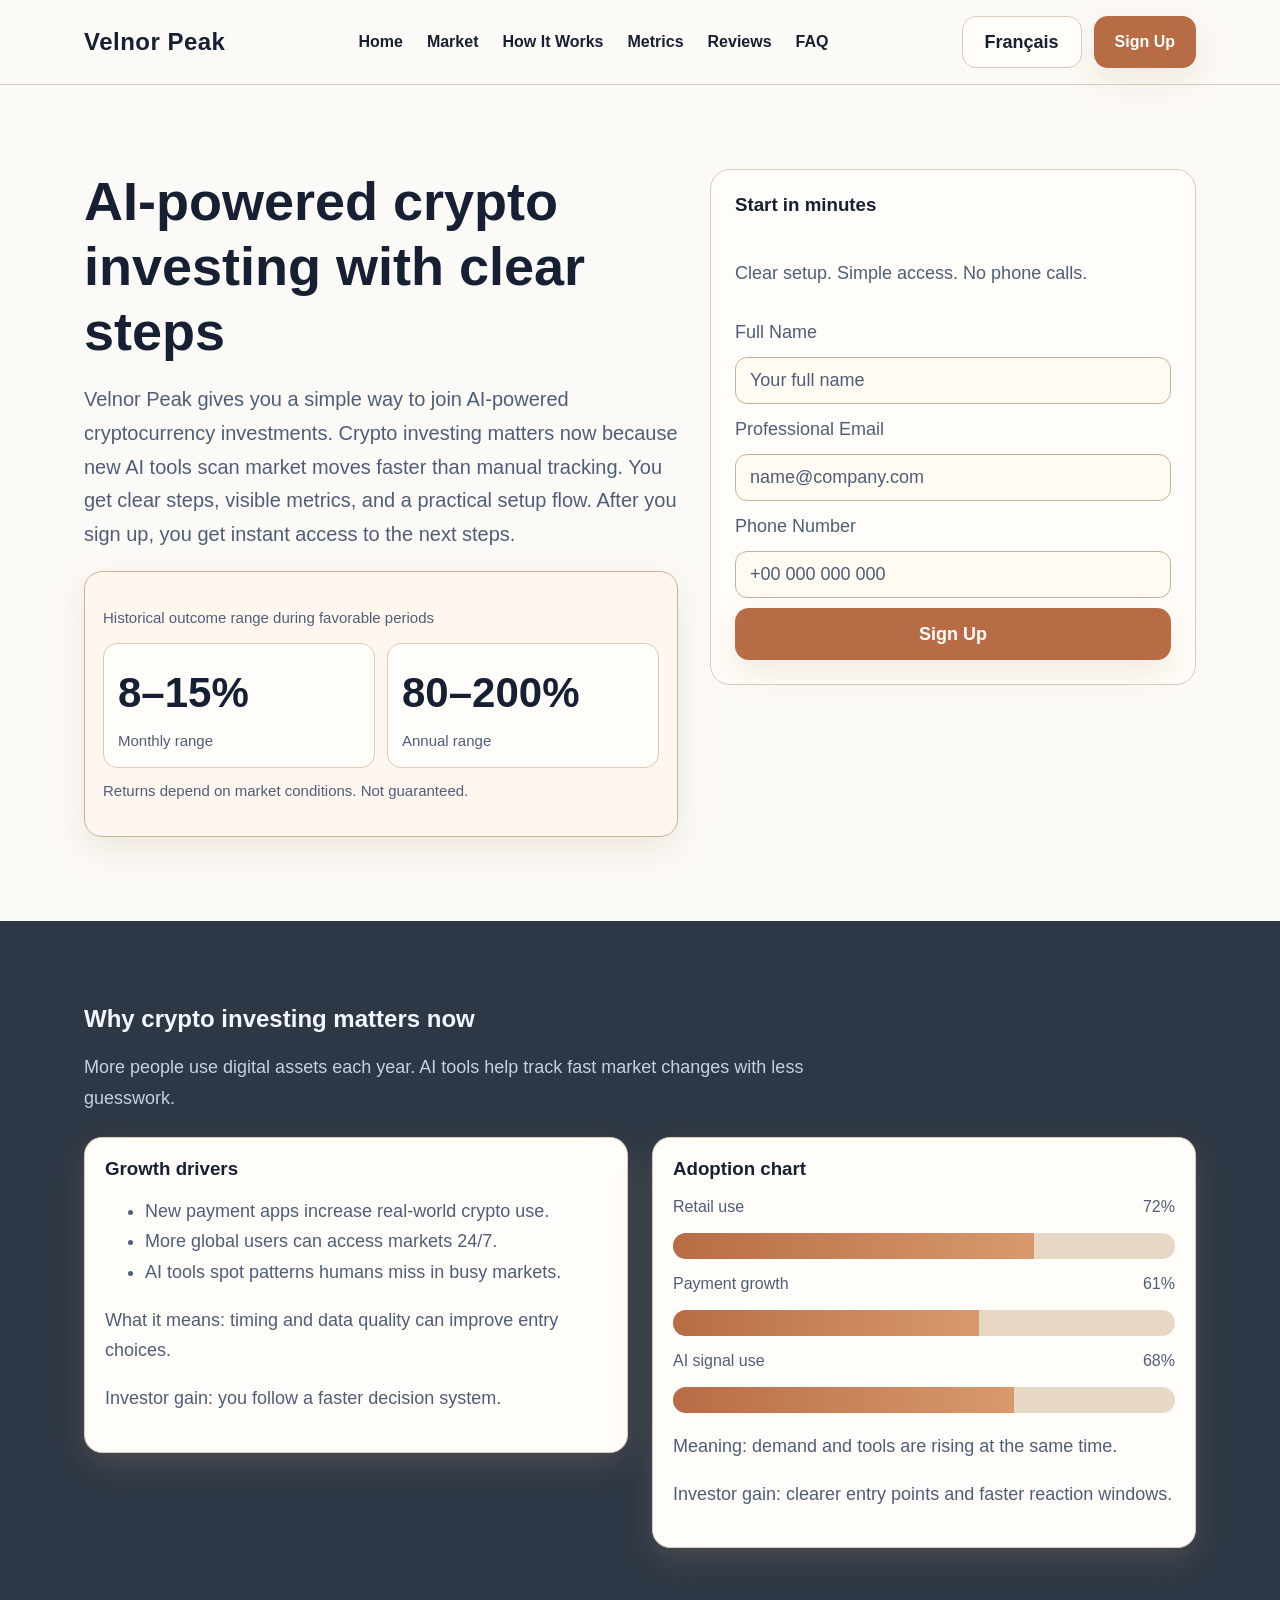
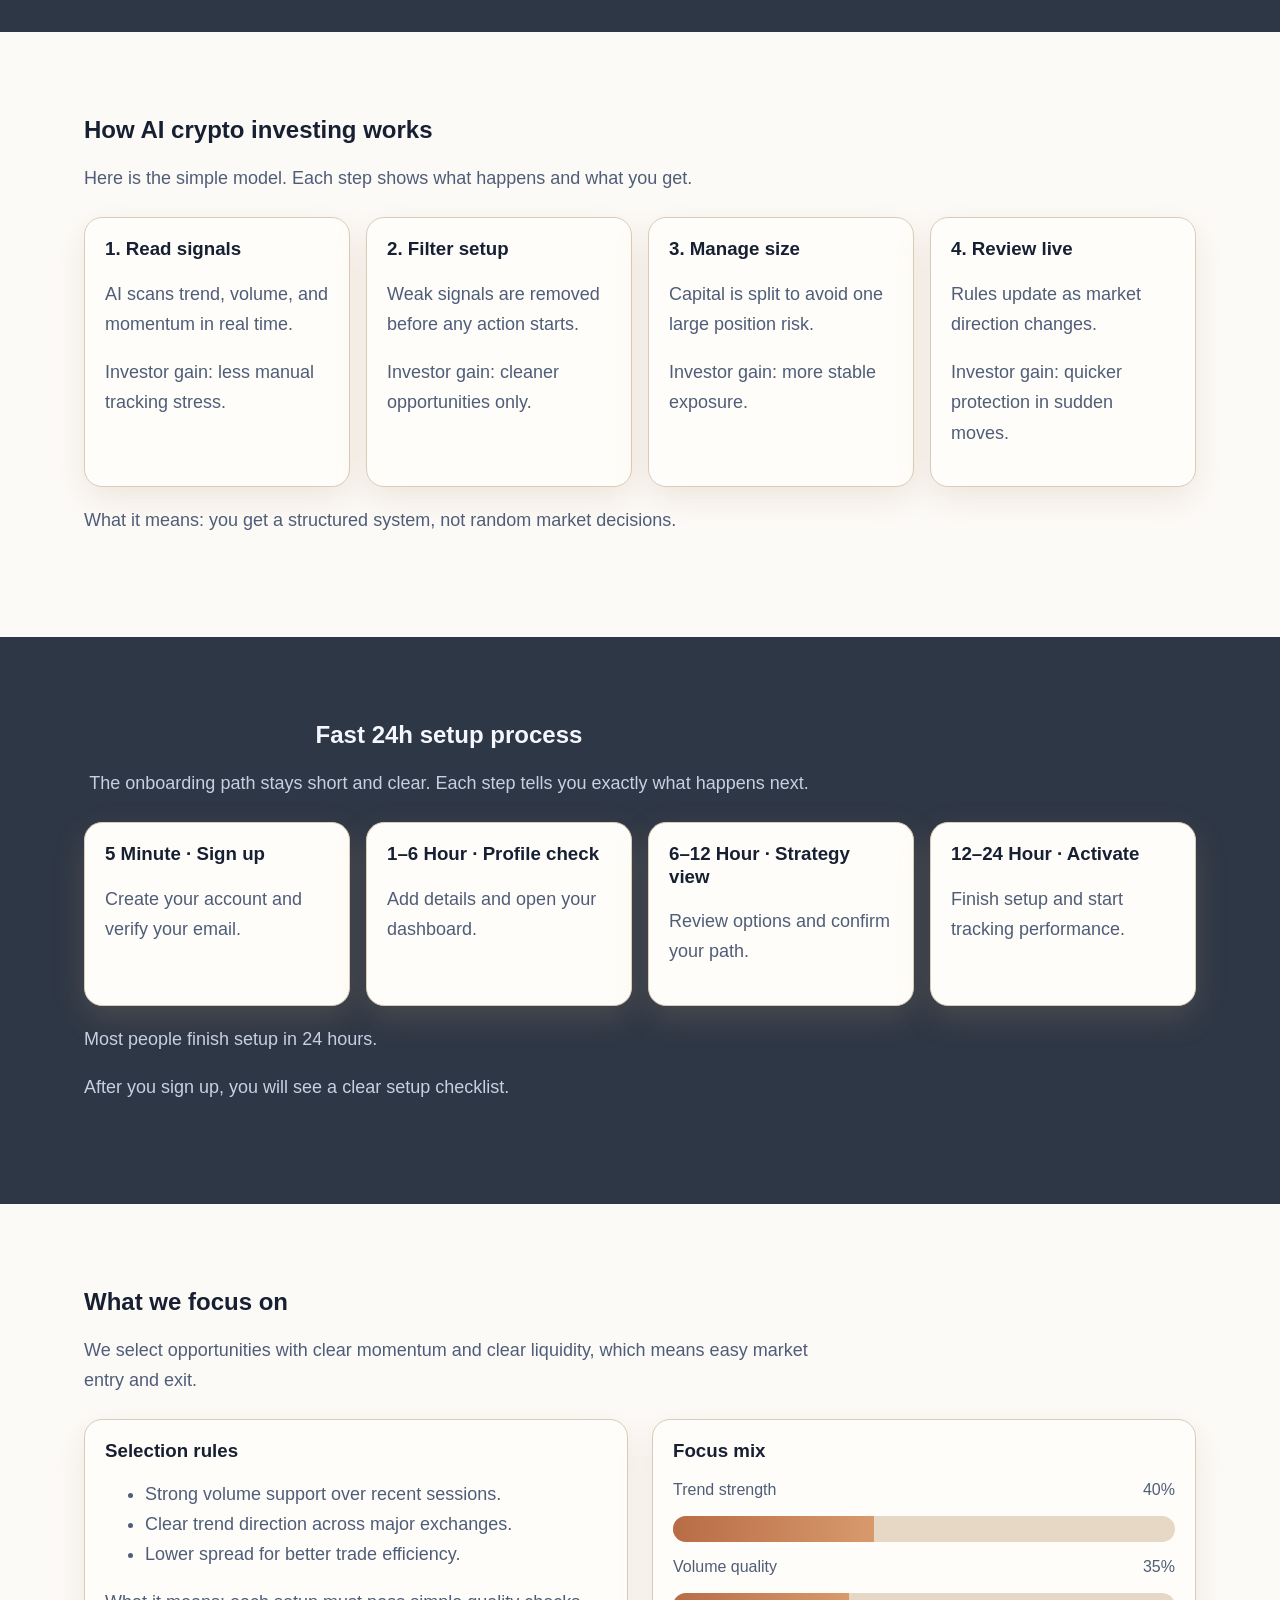
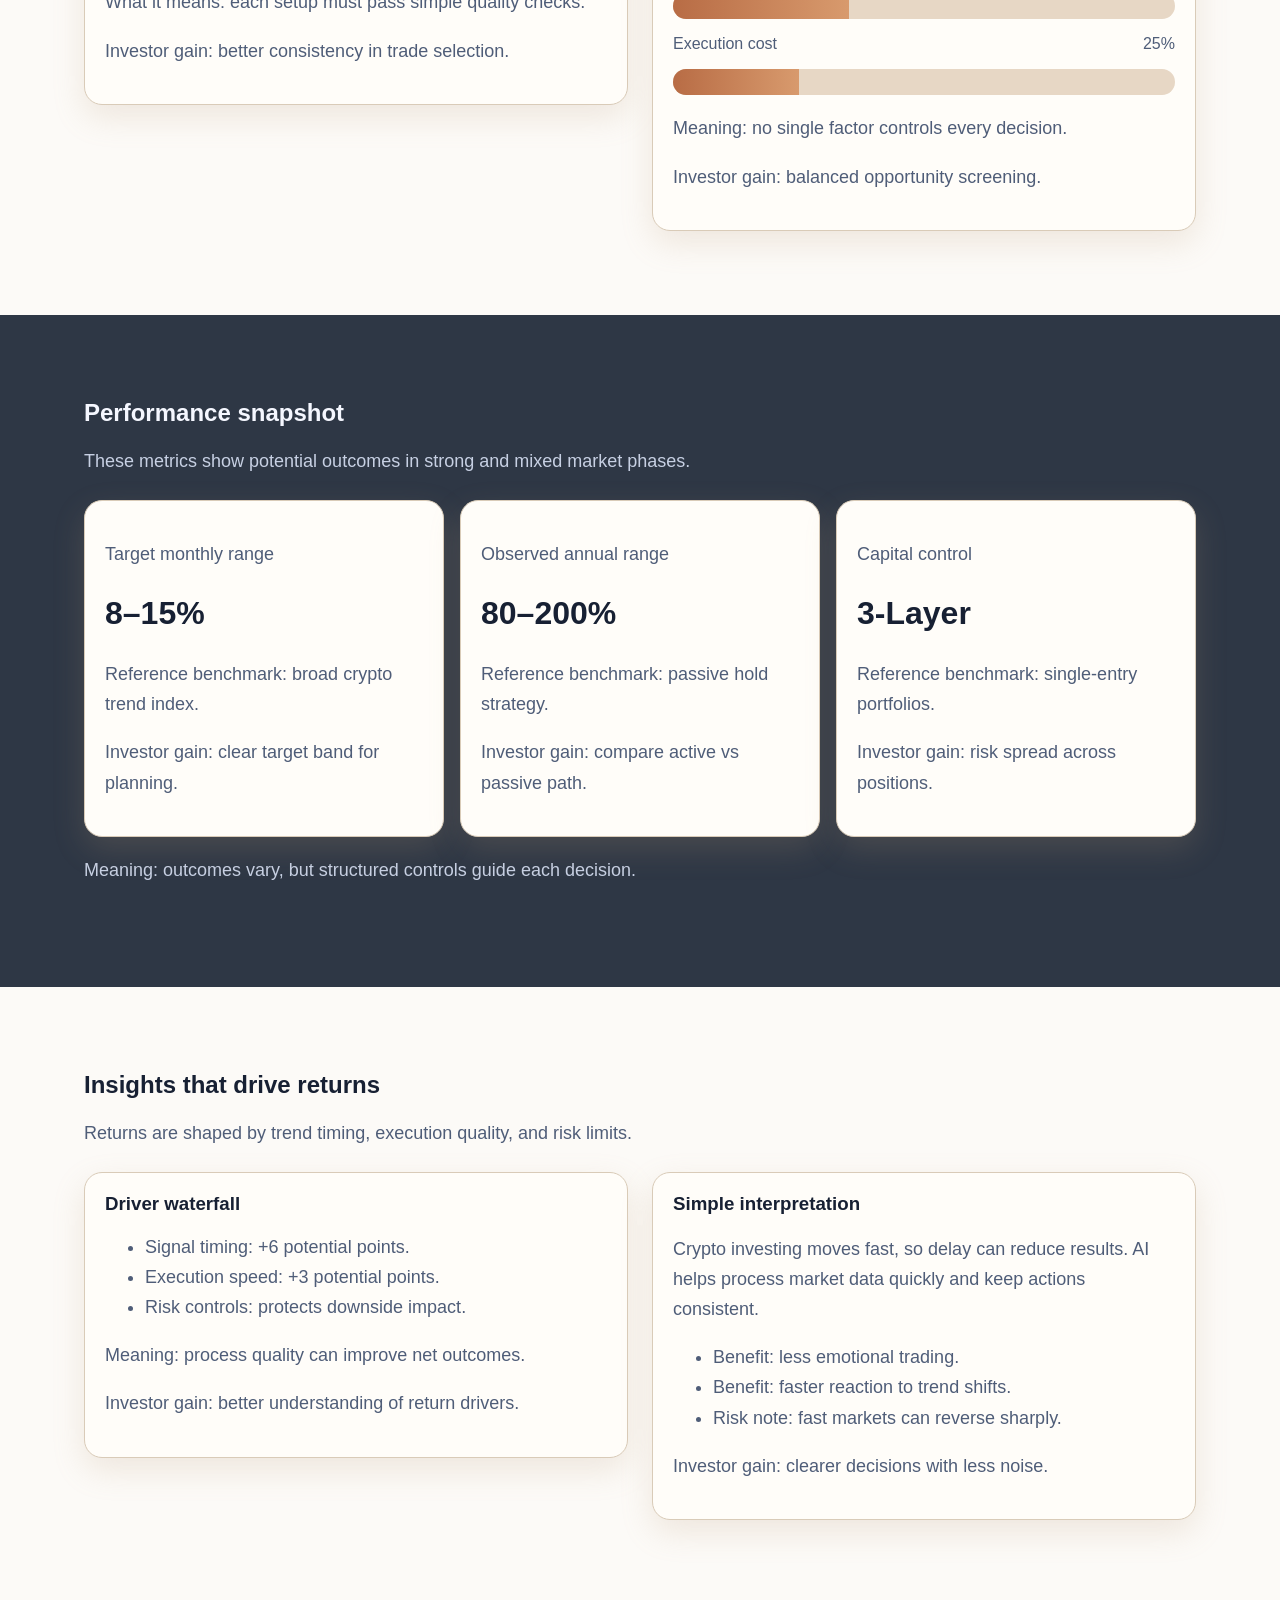
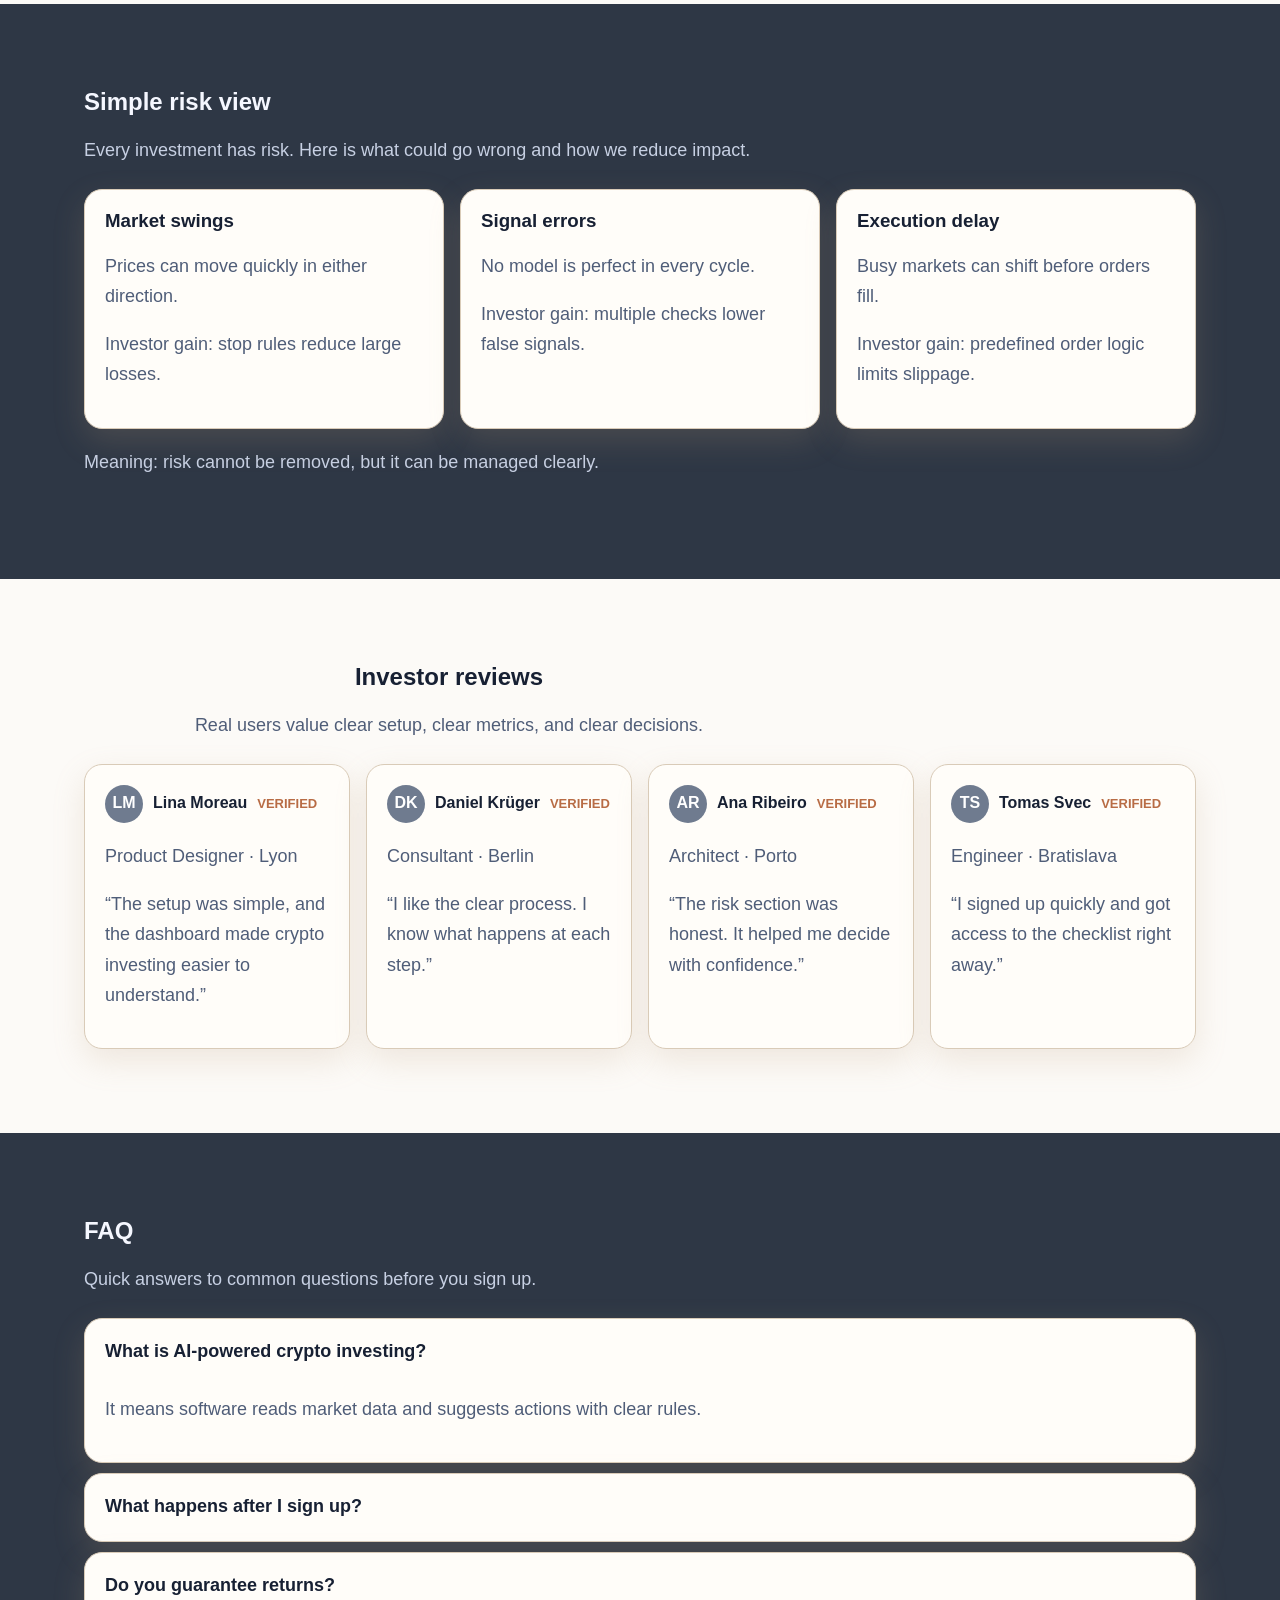
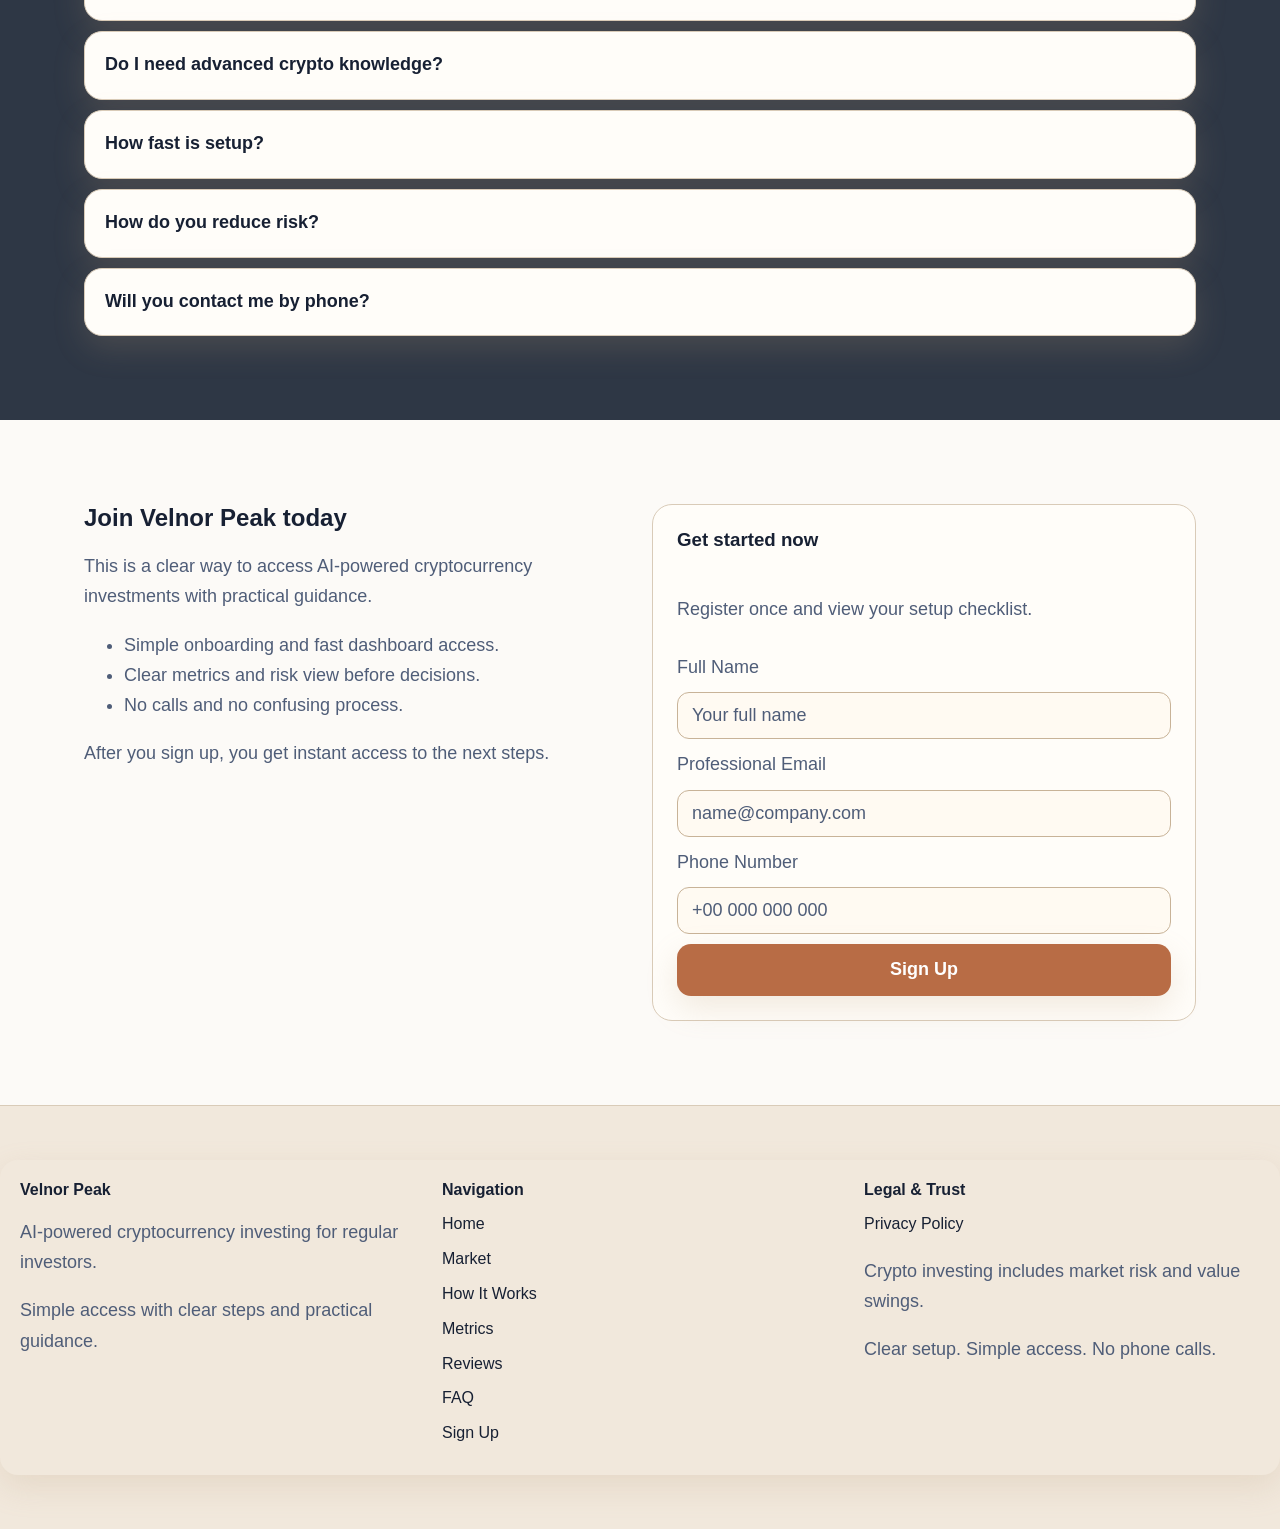
<file: fr/index.html>
<!DOCTYPE html>
<html lang="en">
<head>
  <meta charset="UTF-8" />
  <meta name="viewport" content="width=device-width, initial-scale=1.0" />
  <title>Velnor Peak FR | Smart AI Crypto Investing</title>
  <meta name="description" content="See how Velnor Peak helps investors use AI-powered crypto investing through practical steps and metrics." />
  <link rel="canonical" href="https://velnorpeak.com/fr/index.html" />
  <link rel="alternate" hreflang="en" href="https://velnorpeak.com/index.html" />
  <link rel="alternate" hreflang="de" href="https://velnorpeak.com/de/index.html" />
  <link rel="alternate" hreflang="fr" href="https://velnorpeak.com/fr/index.html" />
  <link rel="alternate" hreflang="es" href="https://velnorpeak.com/es/index.html" />
  <link rel="alternate" hreflang="it" href="https://velnorpeak.com/it/index.html" />
  <link rel="alternate" hreflang="tr" href="https://velnorpeak.com/tr/index.html" />
  <link rel="alternate" hreflang="pt" href="https://velnorpeak.com/pt/index.html" />
  <link rel="alternate" hreflang="ja" href="https://velnorpeak.com/jp/index.html" />
  <link rel="alternate" hreflang="sk" href="https://velnorpeak.com/sk/index.html" />
  <link rel="alternate" hreflang="nl-BE" href="https://velnorpeak.com/be/index.html" />
  <link rel="alternate" hreflang="x-default" href="https://velnorpeak.com/index.html" />
  <meta property="og:title" content="Velnor Peak FR | Smart AI Crypto Investing" />
  <meta property="og:description" content="See how Velnor Peak helps investors use AI-powered crypto investing through practical steps and metrics." />
  <meta property="og:type" content="website" />
  <meta property="og:url" content="https://velnorpeak.com/fr/index.html" />
  <meta property="twitter:card" content="summary_large_image" />
  <meta property="twitter:title" content="Velnor Peak FR | Smart AI Crypto Investing" />
  <meta property="twitter:description" content="See how Velnor Peak helps investors use AI-powered crypto investing through practical steps and metrics." />
  <link rel="stylesheet" href="../assets/style.css" />
</head>
<body>
<header class="site-header">
  <div class="container header-wrap">
    <a class="brand" href="../index.html">Velnor Peak</a>
    <nav class="main-nav" aria-label="Main">
      <a href="#home">Home</a><a href="#market">Market</a><a href="#model">How It Works</a><a href="#metrics">Metrics</a><a href="#reviews">Reviews</a><a href="#faq">FAQ</a>
    </nav>
    <div class="header-actions">
      <div class="lang" aria-label="Language switcher">
        <button class="lang-toggle" type="button">Français</button>
        <div class="lang-menu" role="menu">
          <a href="../index.html"><img class="flag" loading="lazy" src="https://flagcdn.com/gb.svg" alt="">English</a>
<a href="../de/index.html"><img class="flag" loading="lazy" src="https://flagcdn.com/de.svg" alt="">Deutsch</a>
<a href="../fr/index.html"><img class="flag" loading="lazy" src="https://flagcdn.com/fr.svg" alt="">Français</a>
<a href="../es/index.html"><img class="flag" loading="lazy" src="https://flagcdn.com/es.svg" alt="">Español</a>
<a href="../it/index.html"><img class="flag" loading="lazy" src="https://flagcdn.com/it.svg" alt="">Italiano</a>
<a href="../tr/index.html"><img class="flag" loading="lazy" src="https://flagcdn.com/tr.svg" alt="">Türkçe</a>
<a href="../pt/index.html"><img class="flag" loading="lazy" src="https://flagcdn.com/pt.svg" alt="">Português</a>
<a href="../jp/index.html"><img class="flag" loading="lazy" src="https://flagcdn.com/jp.svg" alt="">日本語</a>
<a href="../sk/index.html"><img class="flag" loading="lazy" src="https://flagcdn.com/sk.svg" alt="">Slovak</a>
<a href="../be/index.html"><img class="flag" loading="lazy" src="https://flagcdn.com/be.svg" alt="">Nederlands (BE)</a>
        </div>
      </div>
      <a class="btn btn-primary" href="#signup">Sign Up</a>
      <button class="burger" type="button" aria-label="Open menu" aria-expanded="false"><span></span><span></span><span></span></button>
    </div>
  </div>
</header>
<div class="drawer" aria-hidden="true"><div class="drawer-panel"><button class="icon-btn drawer-close" aria-label="Close menu">✕</button><nav class="drawer-links"><a href="#home">Home</a><a href="#market">Market</a><a href="#model">How It Works</a><a href="#metrics">Metrics</a><a href="#reviews">Reviews</a><a href="#faq">FAQ</a></nav><div class="lang drawer-lang"><div class="lang-menu"><a href="../index.html"><img class="flag" loading="lazy" src="https://flagcdn.com/gb.svg" alt="">English</a>
<a href="../de/index.html"><img class="flag" loading="lazy" src="https://flagcdn.com/de.svg" alt="">Deutsch</a>
<a href="../fr/index.html"><img class="flag" loading="lazy" src="https://flagcdn.com/fr.svg" alt="">Français</a>
<a href="../es/index.html"><img class="flag" loading="lazy" src="https://flagcdn.com/es.svg" alt="">Español</a>
<a href="../it/index.html"><img class="flag" loading="lazy" src="https://flagcdn.com/it.svg" alt="">Italiano</a>
<a href="../tr/index.html"><img class="flag" loading="lazy" src="https://flagcdn.com/tr.svg" alt="">Türkçe</a>
<a href="../pt/index.html"><img class="flag" loading="lazy" src="https://flagcdn.com/pt.svg" alt="">Português</a>
<a href="../jp/index.html"><img class="flag" loading="lazy" src="https://flagcdn.com/jp.svg" alt="">日本語</a>
<a href="../sk/index.html"><img class="flag" loading="lazy" src="https://flagcdn.com/sk.svg" alt="">Slovak</a>
<a href="../be/index.html"><img class="flag" loading="lazy" src="https://flagcdn.com/be.svg" alt="">Nederlands (BE)</a></div></div><a class="btn btn-primary" href="#signup">Sign Up</a></div></div>

<main>
  <section id="home" class="section light hero">
    <div class="container hero-grid">
      <div>
        <h1>AI-powered crypto investing with clear steps</h1>
        <p class="lead">Velnor Peak gives you a simple way to join AI-powered cryptocurrency investments. Crypto investing matters now because new AI tools scan market moves faster than manual tracking. You get clear steps, visible metrics, and a practical setup flow. After you sign up, you get instant access to the next steps.</p>
        <div class="performance-block hero-panel">
          <p class="perf-title">Historical outcome range during favorable periods</p>
          <div class="perf-grid">
            <div class="perf-metric"><div class="perf-value">8–15%</div><div class="perf-label">Monthly range</div></div>
            <div class="perf-metric"><div class="perf-value">80–200%</div><div class="perf-label">Annual range</div></div>
          </div>
          <p class="perf-note">Returns depend on market conditions. Not guaranteed.</p>
        </div>
      </div>
      <form class="form-card" id="signup" aria-label="Lead form">
        <h3 class="form-title">Start in minutes</h3>
        <p class="form-sub">Clear setup. Simple access. No phone calls.</p>
        <label for="name">Full Name</label><input id="name" name="name" placeholder="Your full name" required />
        <label for="email">Professional Email</label><input id="email" name="email" type="email" placeholder="name@company.com" required />
        <label for="phone">Phone Number</label><input id="phone" name="phone" type="tel" placeholder="+00 000 000 000" required />
        <button class="btn btn-primary" type="submit">Sign Up</button>
      </form>
    </div>
  </section>

  <section id="market" class="section dark">
    <div class="container">
      <div class="section-head"><h2>Why crypto investing matters now</h2><p>More people use digital assets each year. AI tools help track fast market changes with less guesswork.</p></div>
      <div class="layout-split">
        <div class="card visual-card"><h3>Growth drivers</h3><ul><li>New payment apps increase real-world crypto use.</li><li>More global users can access markets 24/7.</li><li>AI tools spot patterns humans miss in busy markets.</li></ul><p class="muted">What it means: timing and data quality can improve entry choices.</p><p class="muted">Investor gain: you follow a faster decision system.</p></div>
        <div class="card visual-card"><h3>Adoption chart</h3><div class="bar-chart"><div class="bar-label"><span>Retail use</span><span>72%</span></div><div class="bar"><span style="width:72%"></span></div><div class="bar-label"><span>Payment growth</span><span>61%</span></div><div class="bar"><span style="width:61%"></span></div><div class="bar-label"><span>AI signal use</span><span>68%</span></div><div class="bar"><span style="width:68%"></span></div></div><p class="muted">Meaning: demand and tools are rising at the same time.</p><p class="muted">Investor gain: clearer entry points and faster reaction windows.</p></div>
      </div>
    </div>
  </section>

  <section id="model" class="section light">
    <div class="container">
      <div class="section-head"><h2>How AI crypto investing works</h2><p>Here is the simple model. Each step shows what happens and what you get.</p></div>
      <div class="grid-4">
        <article class="card process-card"><h3>1. Read signals</h3><p>AI scans trend, volume, and momentum in real time.</p><p class="muted">Investor gain: less manual tracking stress.</p></article>
        <article class="card process-card"><h3>2. Filter setup</h3><p>Weak signals are removed before any action starts.</p><p class="muted">Investor gain: cleaner opportunities only.</p></article>
        <article class="card process-card"><h3>3. Manage size</h3><p>Capital is split to avoid one large position risk.</p><p class="muted">Investor gain: more stable exposure.</p></article>
        <article class="card process-card"><h3>4. Review live</h3><p>Rules update as market direction changes.</p><p class="muted">Investor gain: quicker protection in sudden moves.</p></article>
      </div>
      <p class="muted">What it means: you get a structured system, not random market decisions.</p>
    </div>
  </section>

  <section class="section dark">
    <div class="container">
      <div class="section-head centered"><h2>Fast 24h setup process</h2><p>The onboarding path stays short and clear. Each step tells you exactly what happens next.</p></div>
      <div class="grid-4">
        <div class="card process-card"><h3>5 Minute · Sign up</h3><p>Create your account and verify your email.</p></div>
        <div class="card process-card"><h3>1–6 Hour · Profile check</h3><p>Add details and open your dashboard.</p></div>
        <div class="card process-card"><h3>6–12 Hour · Strategy view</h3><p>Review options and confirm your path.</p></div>
        <div class="card process-card"><h3>12–24 Hour · Activate</h3><p>Finish setup and start tracking performance.</p></div>
      </div>
      <p class="muted">Most people finish setup in 24 hours.</p>
      <p class="muted">After you sign up, you will see a clear setup checklist.</p>
    </div>
  </section>

  <section class="section light">
    <div class="container">
      <div class="section-head"><h2>What we focus on</h2><p>We select opportunities with clear momentum and clear liquidity, which means easy market entry and exit.</p></div>
      <div class="layout-split">
        <div class="card"><h3>Selection rules</h3><ul><li>Strong volume support over recent sessions.</li><li>Clear trend direction across major exchanges.</li><li>Lower spread for better trade efficiency.</li></ul><p class="muted">What it means: each setup must pass simple quality checks.</p><p class="muted">Investor gain: better consistency in trade selection.</p></div>
        <div class="card visual-card"><h3>Focus mix</h3><div class="bar-chart"><div class="bar-label"><span>Trend strength</span><span>40%</span></div><div class="bar"><span style="width:40%"></span></div><div class="bar-label"><span>Volume quality</span><span>35%</span></div><div class="bar"><span style="width:35%"></span></div><div class="bar-label"><span>Execution cost</span><span>25%</span></div><div class="bar"><span style="width:25%"></span></div></div><p class="muted">Meaning: no single factor controls every decision.</p><p class="muted">Investor gain: balanced opportunity screening.</p></div>
      </div>
    </div>
  </section>

  <section id="metrics" class="section dark">
    <div class="container">
      <div class="section-head"><h2>Performance snapshot</h2><p>These metrics show potential outcomes in strong and mixed market phases.</p></div>
      <div class="grid-3">
        <div class="card metric-card"><p>Target monthly range</p><div class="metric">8–15%</div><p>Reference benchmark: broad crypto trend index.</p><p class="muted">Investor gain: clear target band for planning.</p></div>
        <div class="card metric-card"><p>Observed annual range</p><div class="metric">80–200%</div><p>Reference benchmark: passive hold strategy.</p><p class="muted">Investor gain: compare active vs passive path.</p></div>
        <div class="card metric-card"><p>Capital control</p><div class="metric">3-Layer</div><p>Reference benchmark: single-entry portfolios.</p><p class="muted">Investor gain: risk spread across positions.</p></div>
      </div>
      <p class="muted">Meaning: outcomes vary, but structured controls guide each decision.</p>
    </div>
  </section>

  <section class="section light">
    <div class="container">
      <div class="section-head"><h2>Insights that drive returns</h2><p>Returns are shaped by trend timing, execution quality, and risk limits.</p></div>
      <div class="layout-split">
        <div class="card visual-card"><h3>Driver waterfall</h3><ul><li>Signal timing: +6 potential points.</li><li>Execution speed: +3 potential points.</li><li>Risk controls: protects downside impact.</li></ul><p class="muted">Meaning: process quality can improve net outcomes.</p><p class="muted">Investor gain: better understanding of return drivers.</p></div>
        <div class="card"><h3>Simple interpretation</h3><p>Crypto investing moves fast, so delay can reduce results. AI helps process market data quickly and keep actions consistent.</p><ul><li>Benefit: less emotional trading.</li><li>Benefit: faster reaction to trend shifts.</li><li>Risk note: fast markets can reverse sharply.</li></ul><p class="muted">Investor gain: clearer decisions with less noise.</p></div>
      </div>
    </div>
  </section>

  <section class="section dark">
    <div class="container">
      <div class="section-head"><h2>Simple risk view</h2><p>Every investment has risk. Here is what could go wrong and how we reduce impact.</p></div>
      <div class="grid-3 risk-list">
        <article class="card"><h3>Market swings</h3><p>Prices can move quickly in either direction.</p><p class="muted">Investor gain: stop rules reduce large losses.</p></article>
        <article class="card"><h3>Signal errors</h3><p>No model is perfect in every cycle.</p><p class="muted">Investor gain: multiple checks lower false signals.</p></article>
        <article class="card"><h3>Execution delay</h3><p>Busy markets can shift before orders fill.</p><p class="muted">Investor gain: predefined order logic limits slippage.</p></article>
      </div>
      <p class="muted">Meaning: risk cannot be removed, but it can be managed clearly.</p>
    </div>
  </section>

  <section id="reviews" class="section light">
    <div class="container">
      <div class="section-head centered"><h2>Investor reviews</h2><p>Real users value clear setup, clear metrics, and clear decisions.</p></div>
      <div class="grid-4">
        <article class="card review-card"><div class="review-top"><span class="avatar">LM</span><strong>Lina Moreau</strong><span class="verified">VERIFIED</span></div><p>Product Designer · Lyon</p><p>“The setup was simple, and the dashboard made crypto investing easier to understand.”</p></article>
        <article class="card review-card"><div class="review-top"><span class="avatar">DK</span><strong>Daniel Krüger</strong><span class="verified">VERIFIED</span></div><p>Consultant · Berlin</p><p>“I like the clear process. I know what happens at each step.”</p></article>
        <article class="card review-card"><div class="review-top"><span class="avatar">AR</span><strong>Ana Ribeiro</strong><span class="verified">VERIFIED</span></div><p>Architect · Porto</p><p>“The risk section was honest. It helped me decide with confidence.”</p></article>
        <article class="card review-card"><div class="review-top"><span class="avatar">TS</span><strong>Tomas Svec</strong><span class="verified">VERIFIED</span></div><p>Engineer · Bratislava</p><p>“I signed up quickly and got access to the checklist right away.”</p></article>
      </div>
    </div>
  </section>

  <section id="faq" class="section dark">
    <div class="container">
      <div class="section-head"><h2>FAQ</h2><p>Quick answers to common questions before you sign up.</p></div>
      <div class="faq-list">
        <div class="faq-item open"><button class="faq-question">What is AI-powered crypto investing?</button><div class="faq-answer"><p>It means software reads market data and suggests actions with clear rules.</p></div></div>
        <div class="faq-item"><button class="faq-question">What happens after I sign up?</button><div class="faq-answer"><p>After you sign up, you can review the options and choose what to do next.</p></div></div>
        <div class="faq-item"><button class="faq-question">Do you guarantee returns?</button><div class="faq-answer"><p>No. Returns depend on market conditions and are never guaranteed.</p></div></div>
        <div class="faq-item"><button class="faq-question">Do I need advanced crypto knowledge?</button><div class="faq-answer"><p>No. The flow is built for regular investors who want clarity.</p></div></div>
        <div class="faq-item"><button class="faq-question">How fast is setup?</button><div class="faq-answer"><p>Most people finish setup in 24 hours with a simple checklist.</p></div></div>
        <div class="faq-item"><button class="faq-question">How do you reduce risk?</button><div class="faq-answer"><p>We use position limits, stop logic, and signal filters to reduce exposure.</p></div></div>
        <div class="faq-item"><button class="faq-question">Will you contact me by phone?</button><div class="faq-answer"><p>No phone calls are required. We may send a short email to confirm your details.</p></div></div>
      </div>
    </div>
  </section>

  <section class="section light">
    <div class="container layout-split">
      <div>
        <h2>Join Velnor Peak today</h2>
        <p>This is a clear way to access AI-powered cryptocurrency investments with practical guidance.</p>
        <ul><li>Simple onboarding and fast dashboard access.</li><li>Clear metrics and risk view before decisions.</li><li>No calls and no confusing process.</li></ul>
        <p>After you sign up, you get instant access to the next steps.</p>
      </div>
      <form class="form-card" aria-label="Final lead form">
        <h3>Get started now</h3>
        <p>Register once and view your setup checklist.</p>
        <label for="name2">Full Name</label><input id="name2" name="name2" placeholder="Your full name" required />
        <label for="email2">Professional Email</label><input id="email2" name="email2" type="email" placeholder="name@company.com" required />
        <label for="phone2">Phone Number</label><input id="phone2" name="phone2" type="tel" placeholder="+00 000 000 000" required />
        <button class="btn btn-primary" type="submit">Sign Up</button>
      </form>
    </div>
  </section>
</main>

<footer class="footer">
  <div class="container footer-grid footer-panel">
    <div><h4>Velnor Peak</h4><p>AI-powered cryptocurrency investing for regular investors.</p><p>Simple access with clear steps and practical guidance.</p></div>
    <div><h4>Navigation</h4><a href="#home">Home</a><a href="#market">Market</a><a href="#model">How It Works</a><a href="#metrics">Metrics</a><a href="#reviews">Reviews</a><a href="#faq">FAQ</a><a href="#signup">Sign Up</a></div>
    <div><h4>Legal & Trust</h4><a href="#" data-open-privacy>Privacy Policy</a><p>Crypto investing includes market risk and value swings.</p><p>Clear setup. Simple access. No phone calls.</p></div>
  </div>
</footer>

<div class="modal" role="dialog" aria-modal="true" aria-label="Privacy Policy">
  <div class="modal-card">
    <div class="modal-head"><h3>Privacy Policy</h3><button class="icon-btn" data-close-privacy aria-label="Close privacy">✕</button></div>
    <p><strong>Introduction:</strong> We explain what data we use and why.</p>
    <p><strong>Data collection:</strong> We collect your name, email, phone, device, and usage events.</p>
    <p><strong>Legal basis:</strong> We process data for service delivery, security, and your consent choices.</p>
    <p><strong>Cookies:</strong> Cookies help login, analytics, and safer performance.</p>
    <p><strong>Retention:</strong> Data stays only as long as needed for service and legal duties.</p>
    <p><strong>Third-party sharing:</strong> We share with secure providers for hosting, email, and analytics.</p>
    <p><strong>Security:</strong> We use encryption, access controls, and audit checks.</p>
    <p><strong>User rights:</strong> You can request access, correction, deletion, or restriction.</p>
    <p><strong>International transfers:</strong> Data may move across regions with safeguards.</p>
    <p><strong>Industry risk disclosure:</strong> Crypto markets can be volatile and losses can happen.</p>
    <p><strong>Contact:</strong> privacy@velnorpeak.com</p>
    <div class="modal-foot"><button class="btn" data-close-privacy>Close</button></div>
  </div>
</div>

<script type="application/ld+json">
{
  "@context":"https://schema.org",
  "@graph":[
    {"@type":"Organization","name":"Velnor Peak","url":"https://velnorpeak.com","email":"hello@velnorpeak.com"},
    {"@type":"WebSite","name":"Velnor Peak","url":"https://velnorpeak.com"},
    {"@type":"FAQPage","mainEntity":[
      {"@type":"Question","name":"What is AI-powered crypto investing?","acceptedAnswer":{"@type":"Answer","text":"It means software reads market data and suggests actions with clear rules."}},
      {"@type":"Question","name":"Do you guarantee returns?","acceptedAnswer":{"@type":"Answer","text":"No. Returns depend on market conditions and are never guaranteed."}}
    ]},
    {"@type":"Review","author":{"@type":"Person","name":"Lina Moreau"},"reviewBody":"The setup was simple, and the dashboard made crypto investing easier to understand.","itemReviewed":{"@type":"Organization","name":"Velnor Peak"}}
  ]
}
</script>
<script defer src="../assets/app.js"></script>
</body>
</html>
</file>
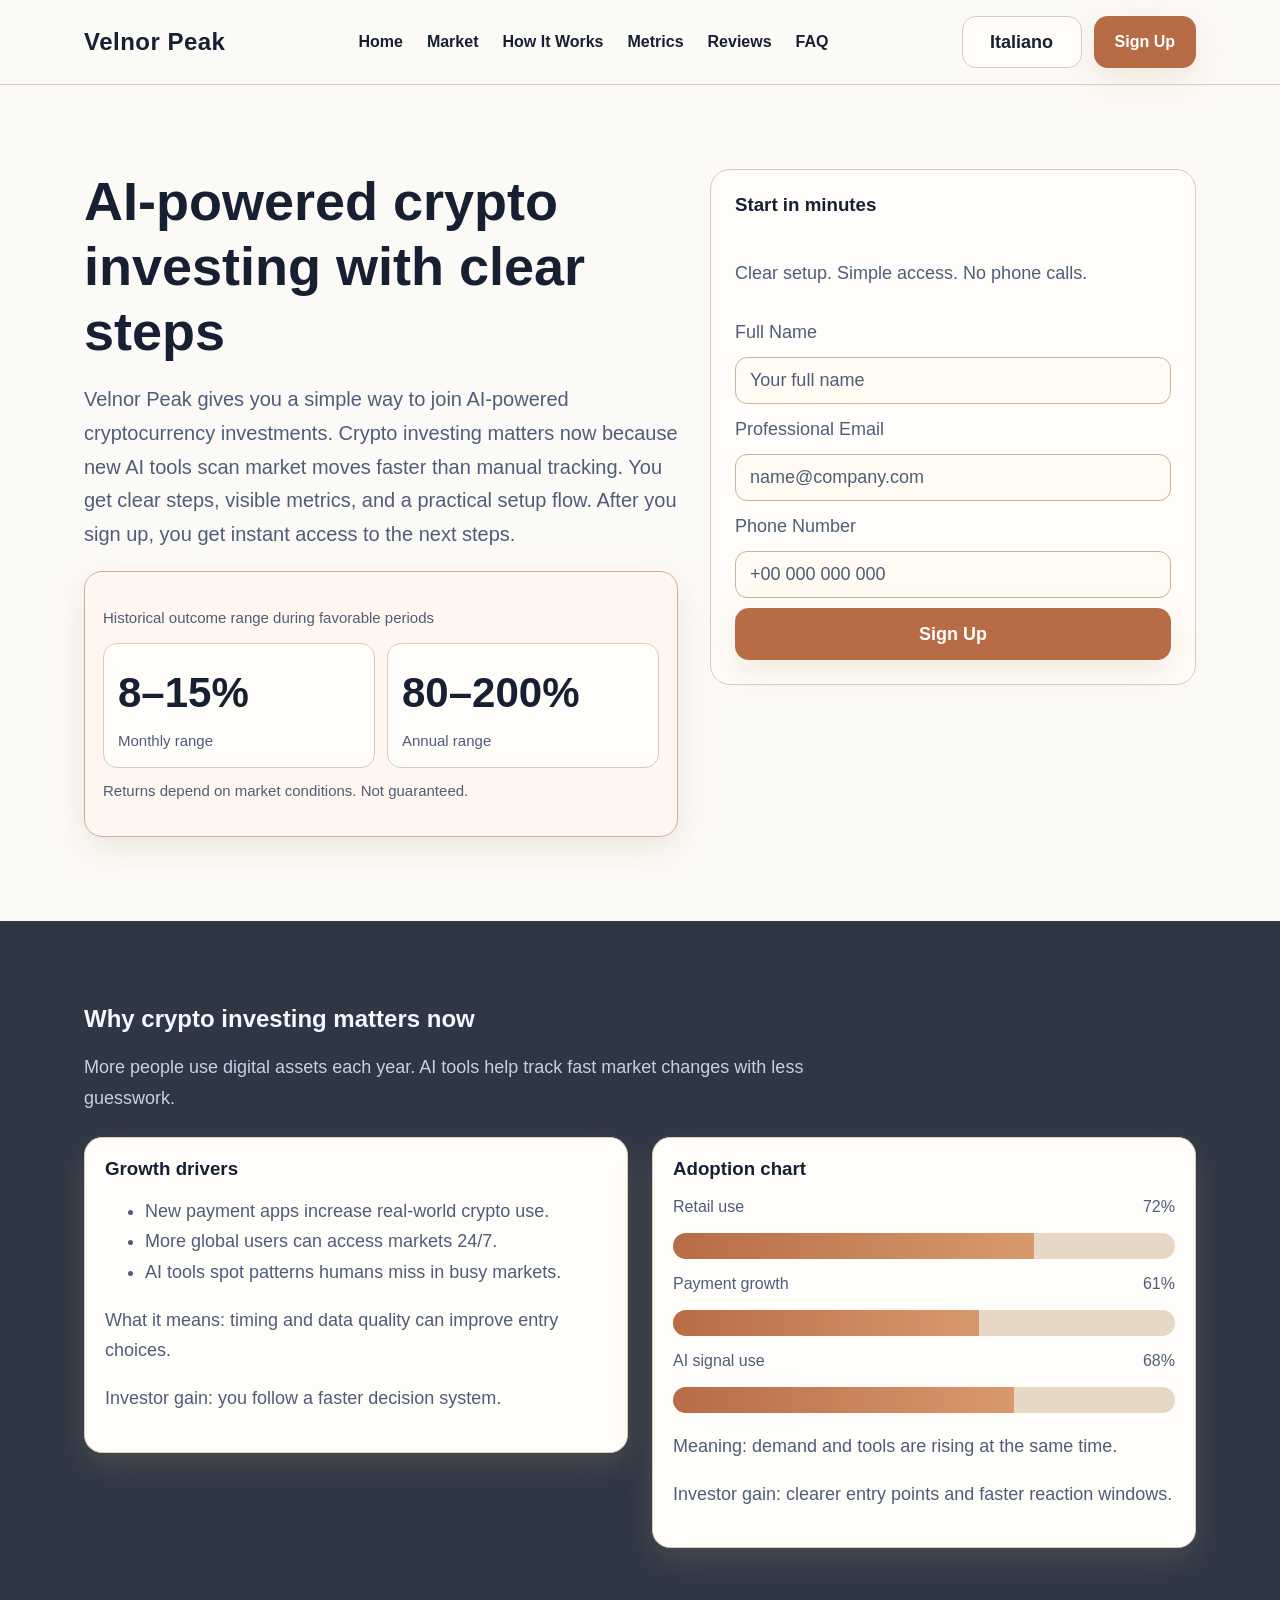
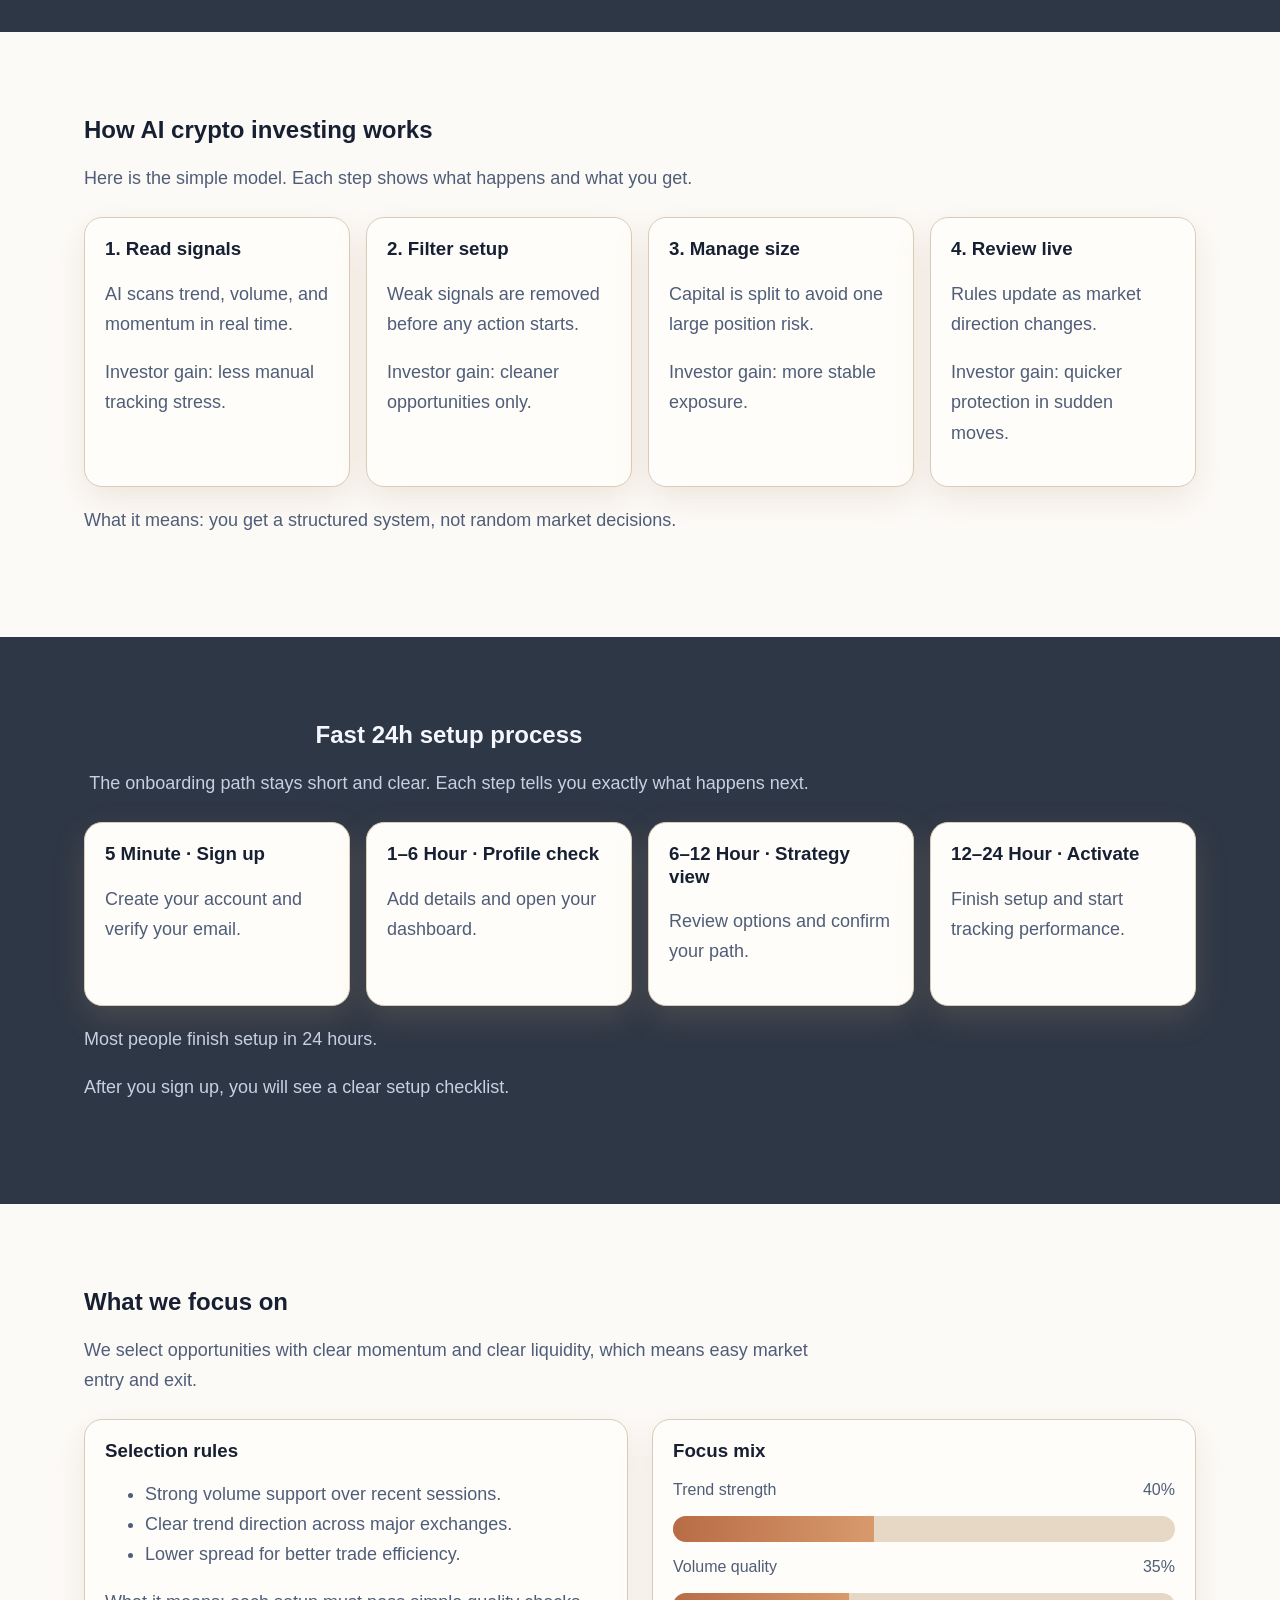
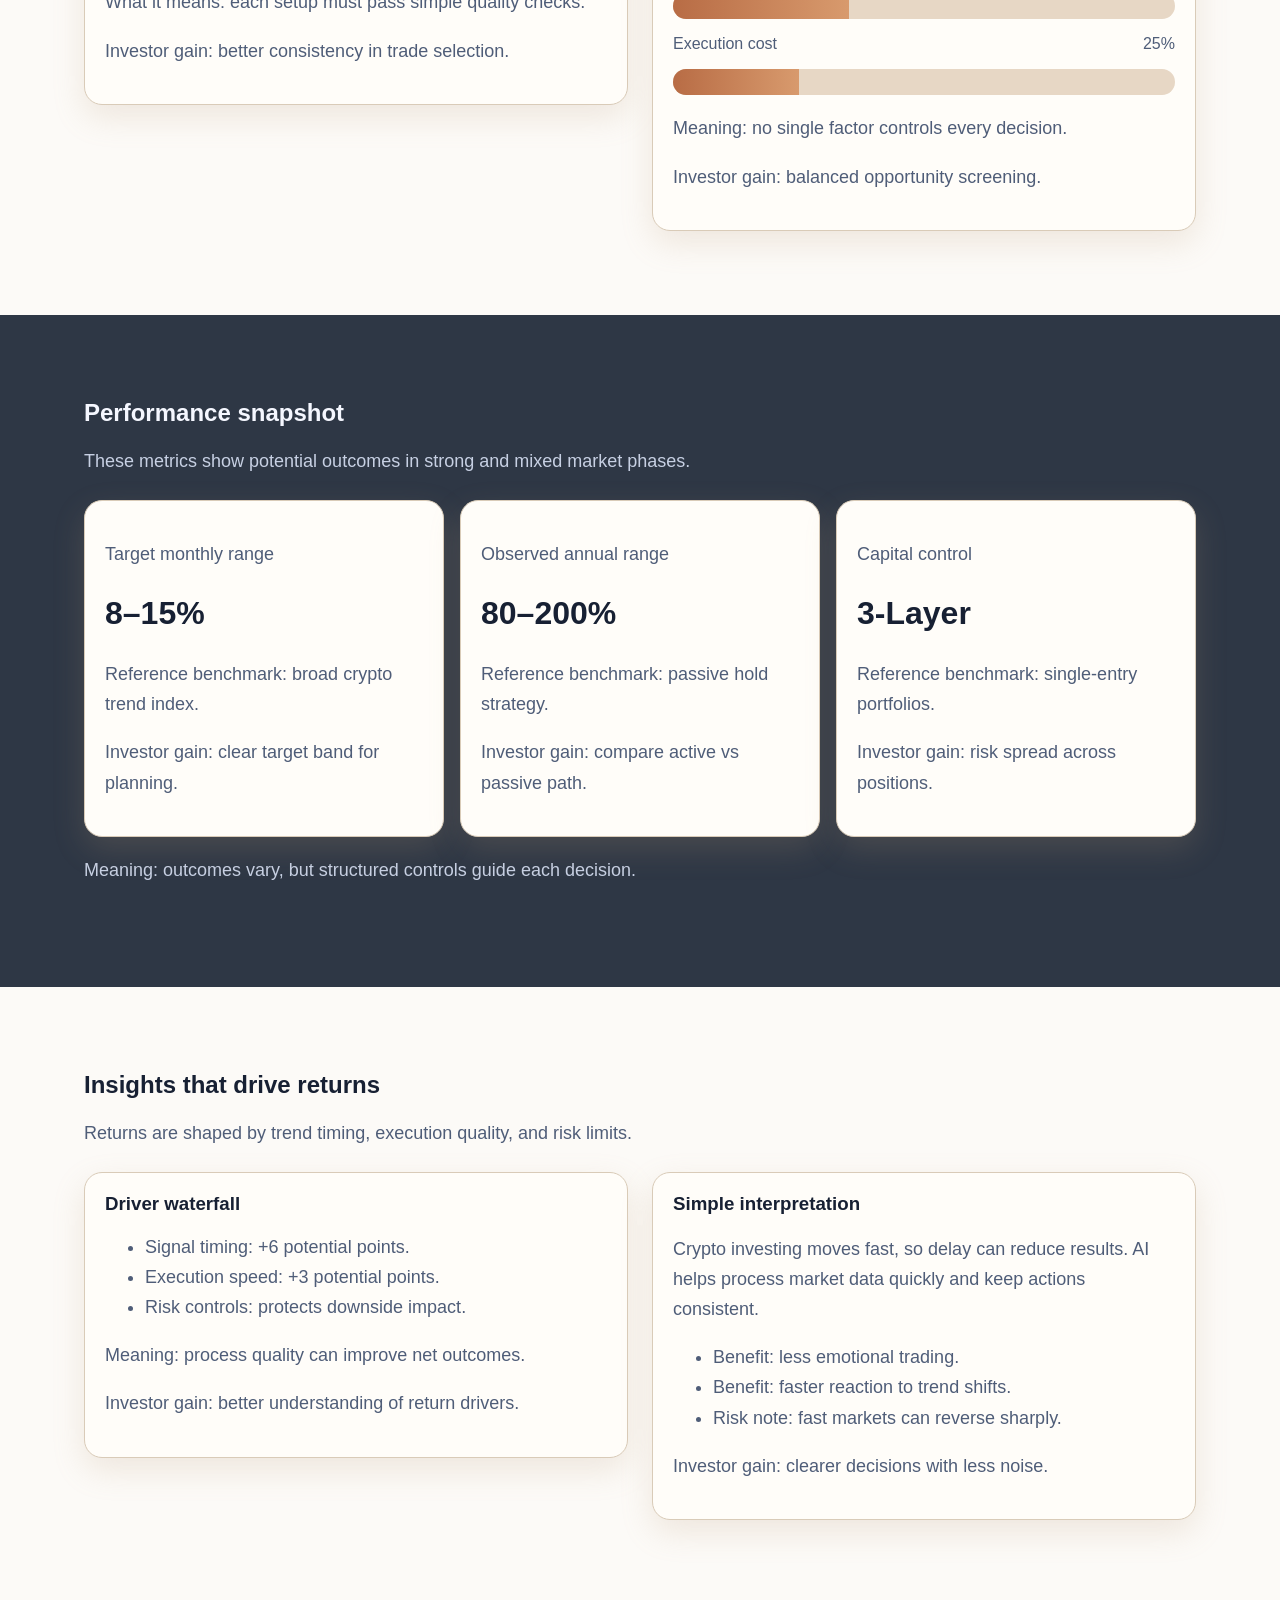
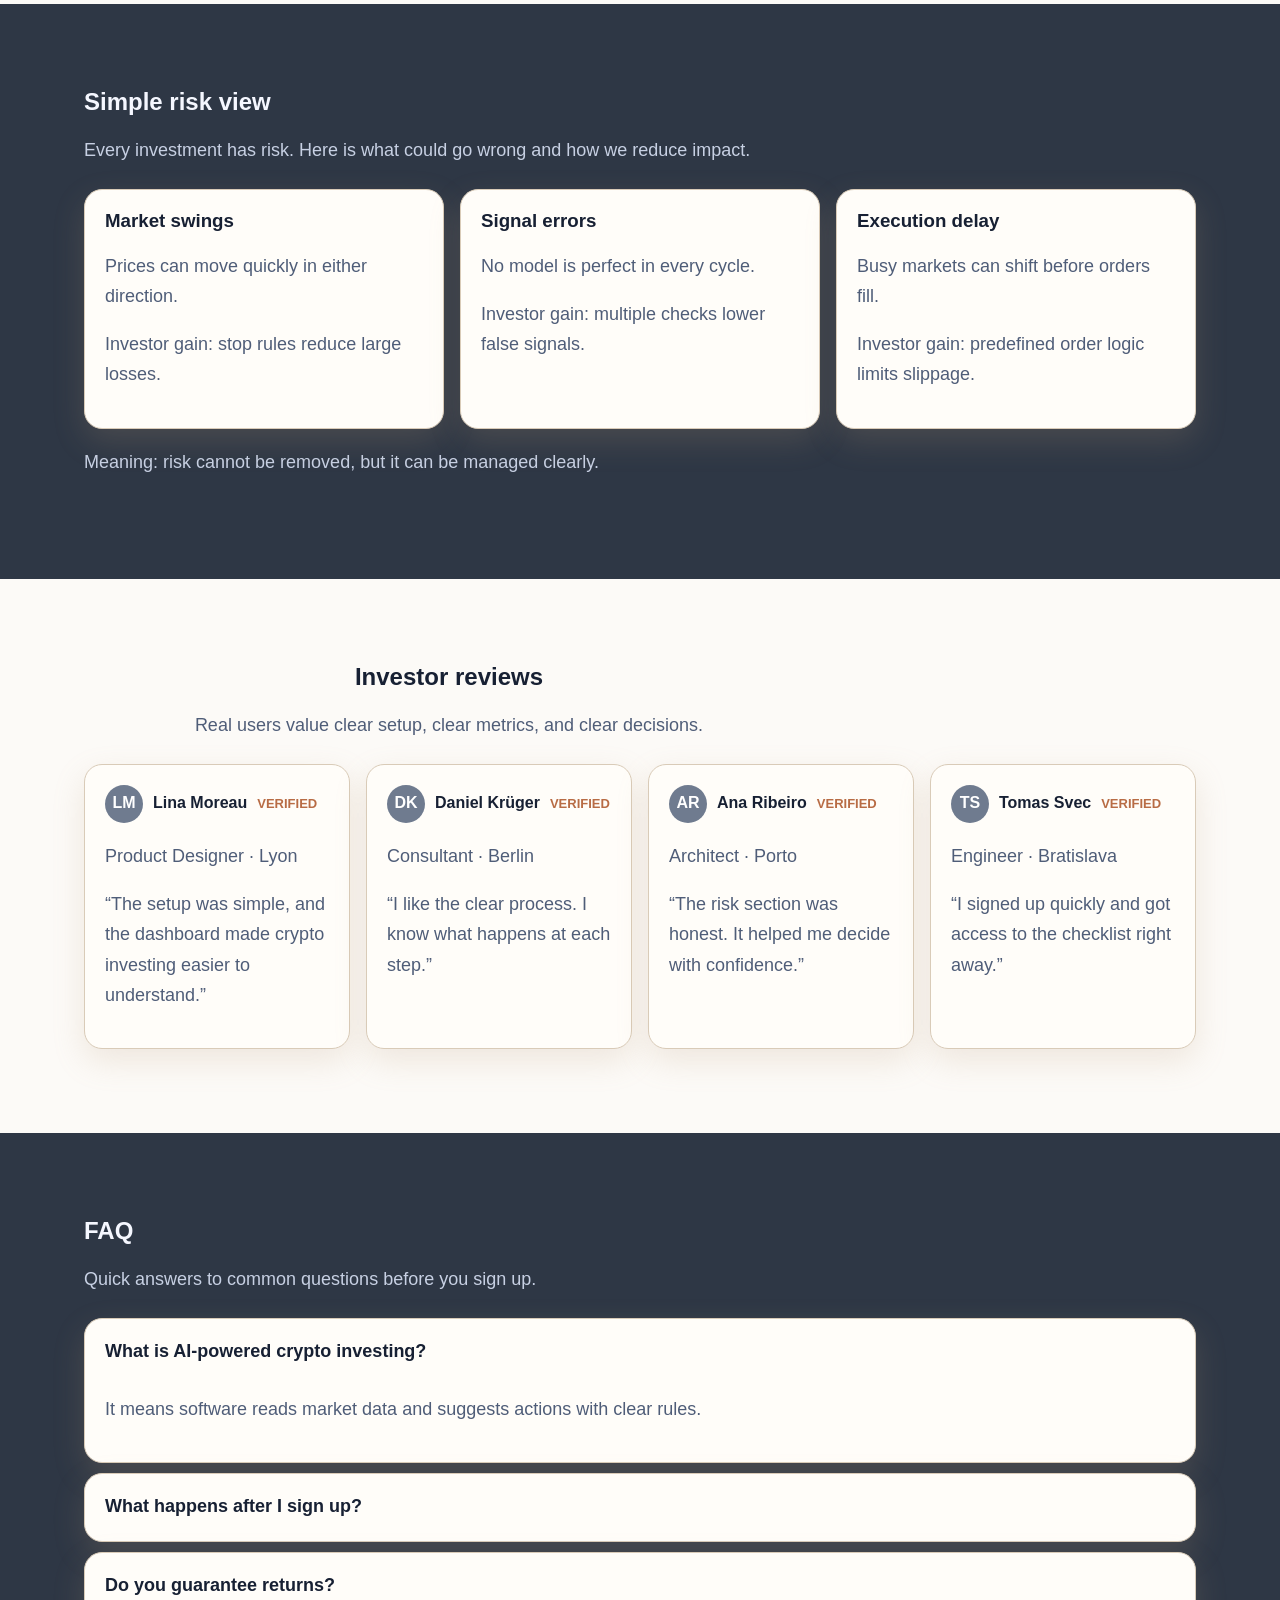
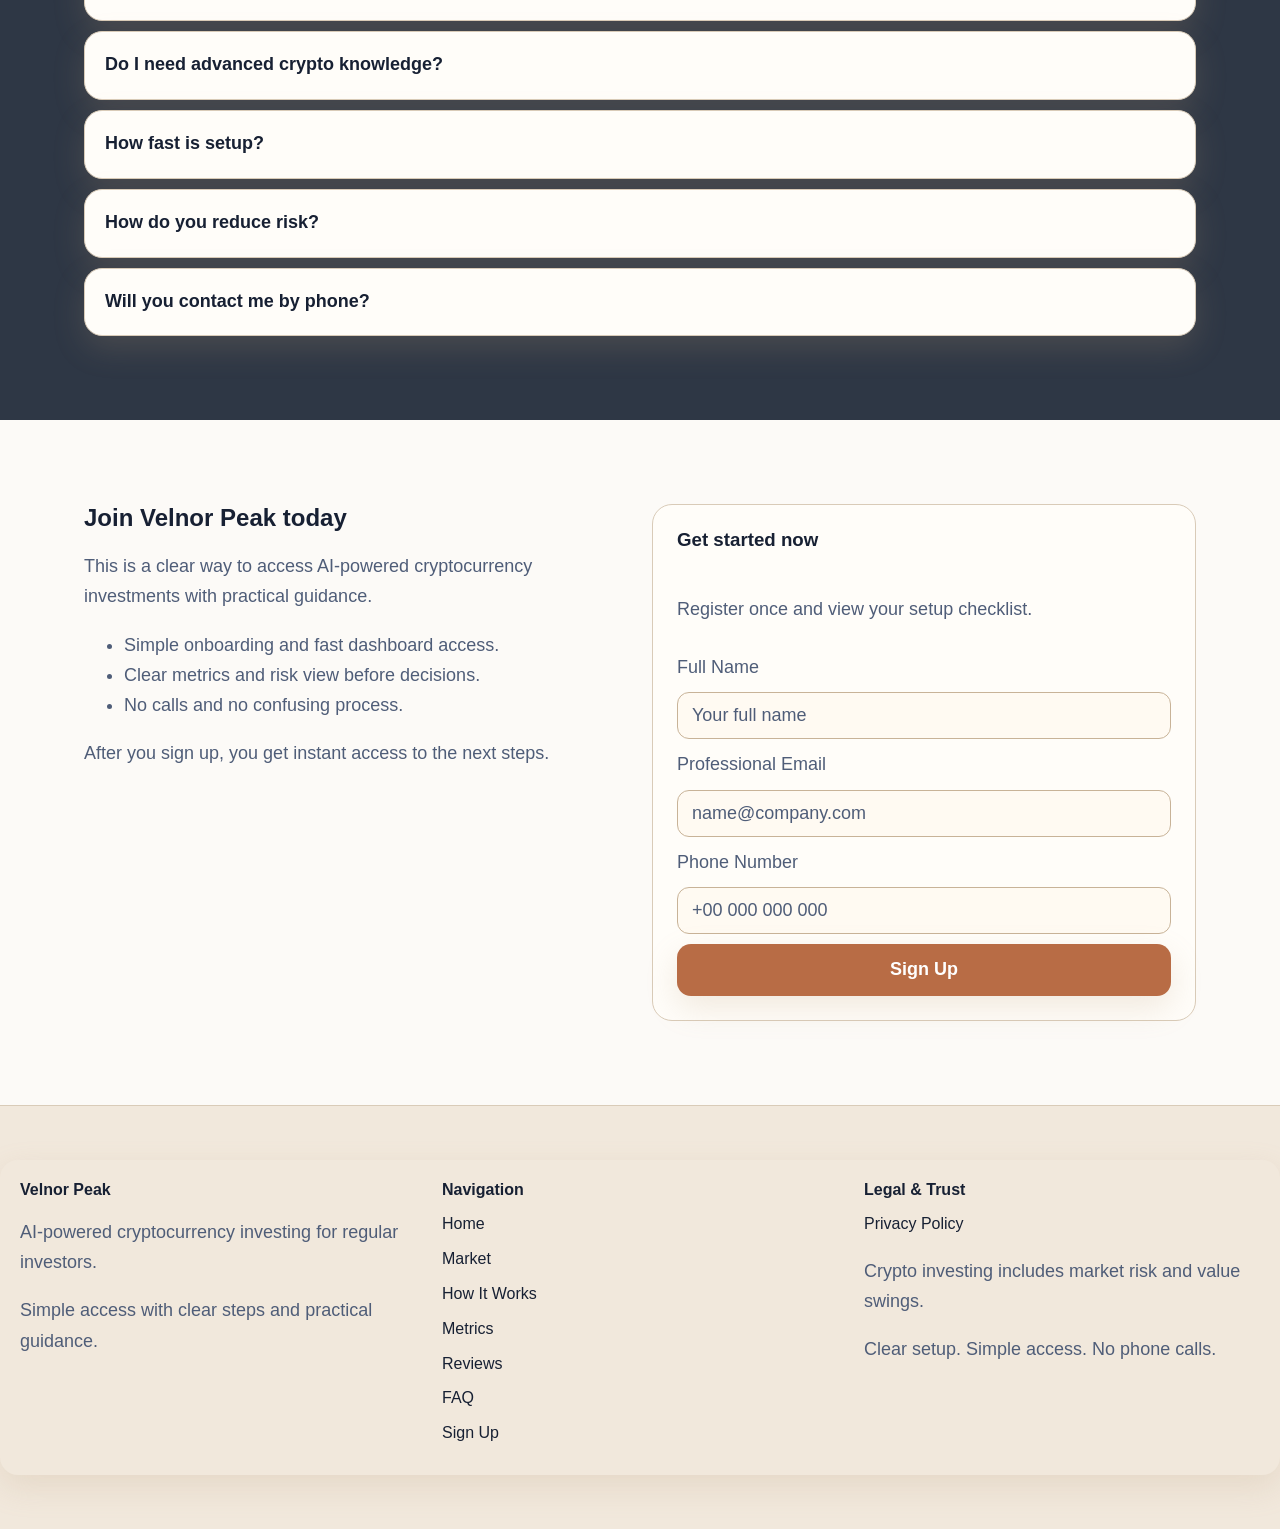
<file: it/index.html>
<!DOCTYPE html>
<html lang="en">
<head>
  <meta charset="UTF-8" />
  <meta name="viewport" content="width=device-width, initial-scale=1.0" />
  <title>Velnor Peak IT | AI-Based Crypto Investing</title>
  <meta name="description" content="Velnor Peak offers AI-powered crypto investing, clear onboarding, and transparent performance snapshots." />
  <link rel="canonical" href="https://velnorpeak.com/it/index.html" />
  <link rel="alternate" hreflang="en" href="https://velnorpeak.com/index.html" />
  <link rel="alternate" hreflang="de" href="https://velnorpeak.com/de/index.html" />
  <link rel="alternate" hreflang="fr" href="https://velnorpeak.com/fr/index.html" />
  <link rel="alternate" hreflang="es" href="https://velnorpeak.com/es/index.html" />
  <link rel="alternate" hreflang="it" href="https://velnorpeak.com/it/index.html" />
  <link rel="alternate" hreflang="tr" href="https://velnorpeak.com/tr/index.html" />
  <link rel="alternate" hreflang="pt" href="https://velnorpeak.com/pt/index.html" />
  <link rel="alternate" hreflang="ja" href="https://velnorpeak.com/jp/index.html" />
  <link rel="alternate" hreflang="sk" href="https://velnorpeak.com/sk/index.html" />
  <link rel="alternate" hreflang="nl-BE" href="https://velnorpeak.com/be/index.html" />
  <link rel="alternate" hreflang="x-default" href="https://velnorpeak.com/index.html" />
  <meta property="og:title" content="Velnor Peak IT | AI-Based Crypto Investing" />
  <meta property="og:description" content="Velnor Peak offers AI-powered crypto investing, clear onboarding, and transparent performance snapshots." />
  <meta property="og:type" content="website" />
  <meta property="og:url" content="https://velnorpeak.com/it/index.html" />
  <meta property="twitter:card" content="summary_large_image" />
  <meta property="twitter:title" content="Velnor Peak IT | AI-Based Crypto Investing" />
  <meta property="twitter:description" content="Velnor Peak offers AI-powered crypto investing, clear onboarding, and transparent performance snapshots." />
  <link rel="stylesheet" href="../assets/style.css" />
</head>
<body>
<header class="site-header">
  <div class="container header-wrap">
    <a class="brand" href="../index.html">Velnor Peak</a>
    <nav class="main-nav" aria-label="Main">
      <a href="#home">Home</a><a href="#market">Market</a><a href="#model">How It Works</a><a href="#metrics">Metrics</a><a href="#reviews">Reviews</a><a href="#faq">FAQ</a>
    </nav>
    <div class="header-actions">
      <div class="lang" aria-label="Language switcher">
        <button class="lang-toggle" type="button">Italiano</button>
        <div class="lang-menu" role="menu">
          <a href="../index.html"><img class="flag" loading="lazy" src="https://flagcdn.com/gb.svg" alt="">English</a>
<a href="../de/index.html"><img class="flag" loading="lazy" src="https://flagcdn.com/de.svg" alt="">Deutsch</a>
<a href="../fr/index.html"><img class="flag" loading="lazy" src="https://flagcdn.com/fr.svg" alt="">Français</a>
<a href="../es/index.html"><img class="flag" loading="lazy" src="https://flagcdn.com/es.svg" alt="">Español</a>
<a href="../it/index.html"><img class="flag" loading="lazy" src="https://flagcdn.com/it.svg" alt="">Italiano</a>
<a href="../tr/index.html"><img class="flag" loading="lazy" src="https://flagcdn.com/tr.svg" alt="">Türkçe</a>
<a href="../pt/index.html"><img class="flag" loading="lazy" src="https://flagcdn.com/pt.svg" alt="">Português</a>
<a href="../jp/index.html"><img class="flag" loading="lazy" src="https://flagcdn.com/jp.svg" alt="">日本語</a>
<a href="../sk/index.html"><img class="flag" loading="lazy" src="https://flagcdn.com/sk.svg" alt="">Slovak</a>
<a href="../be/index.html"><img class="flag" loading="lazy" src="https://flagcdn.com/be.svg" alt="">Nederlands (BE)</a>
        </div>
      </div>
      <a class="btn btn-primary" href="#signup">Sign Up</a>
      <button class="burger" type="button" aria-label="Open menu" aria-expanded="false"><span></span><span></span><span></span></button>
    </div>
  </div>
</header>
<div class="drawer" aria-hidden="true"><div class="drawer-panel"><button class="icon-btn drawer-close" aria-label="Close menu">✕</button><nav class="drawer-links"><a href="#home">Home</a><a href="#market">Market</a><a href="#model">How It Works</a><a href="#metrics">Metrics</a><a href="#reviews">Reviews</a><a href="#faq">FAQ</a></nav><div class="lang drawer-lang"><div class="lang-menu"><a href="../index.html"><img class="flag" loading="lazy" src="https://flagcdn.com/gb.svg" alt="">English</a>
<a href="../de/index.html"><img class="flag" loading="lazy" src="https://flagcdn.com/de.svg" alt="">Deutsch</a>
<a href="../fr/index.html"><img class="flag" loading="lazy" src="https://flagcdn.com/fr.svg" alt="">Français</a>
<a href="../es/index.html"><img class="flag" loading="lazy" src="https://flagcdn.com/es.svg" alt="">Español</a>
<a href="../it/index.html"><img class="flag" loading="lazy" src="https://flagcdn.com/it.svg" alt="">Italiano</a>
<a href="../tr/index.html"><img class="flag" loading="lazy" src="https://flagcdn.com/tr.svg" alt="">Türkçe</a>
<a href="../pt/index.html"><img class="flag" loading="lazy" src="https://flagcdn.com/pt.svg" alt="">Português</a>
<a href="../jp/index.html"><img class="flag" loading="lazy" src="https://flagcdn.com/jp.svg" alt="">日本語</a>
<a href="../sk/index.html"><img class="flag" loading="lazy" src="https://flagcdn.com/sk.svg" alt="">Slovak</a>
<a href="../be/index.html"><img class="flag" loading="lazy" src="https://flagcdn.com/be.svg" alt="">Nederlands (BE)</a></div></div><a class="btn btn-primary" href="#signup">Sign Up</a></div></div>

<main>
  <section id="home" class="section light hero">
    <div class="container hero-grid">
      <div>
        <h1>AI-powered crypto investing with clear steps</h1>
        <p class="lead">Velnor Peak gives you a simple way to join AI-powered cryptocurrency investments. Crypto investing matters now because new AI tools scan market moves faster than manual tracking. You get clear steps, visible metrics, and a practical setup flow. After you sign up, you get instant access to the next steps.</p>
        <div class="performance-block hero-panel">
          <p class="perf-title">Historical outcome range during favorable periods</p>
          <div class="perf-grid">
            <div class="perf-metric"><div class="perf-value">8–15%</div><div class="perf-label">Monthly range</div></div>
            <div class="perf-metric"><div class="perf-value">80–200%</div><div class="perf-label">Annual range</div></div>
          </div>
          <p class="perf-note">Returns depend on market conditions. Not guaranteed.</p>
        </div>
      </div>
      <form class="form-card" id="signup" aria-label="Lead form">
        <h3 class="form-title">Start in minutes</h3>
        <p class="form-sub">Clear setup. Simple access. No phone calls.</p>
        <label for="name">Full Name</label><input id="name" name="name" placeholder="Your full name" required />
        <label for="email">Professional Email</label><input id="email" name="email" type="email" placeholder="name@company.com" required />
        <label for="phone">Phone Number</label><input id="phone" name="phone" type="tel" placeholder="+00 000 000 000" required />
        <button class="btn btn-primary" type="submit">Sign Up</button>
      </form>
    </div>
  </section>

  <section id="market" class="section dark">
    <div class="container">
      <div class="section-head"><h2>Why crypto investing matters now</h2><p>More people use digital assets each year. AI tools help track fast market changes with less guesswork.</p></div>
      <div class="layout-split">
        <div class="card visual-card"><h3>Growth drivers</h3><ul><li>New payment apps increase real-world crypto use.</li><li>More global users can access markets 24/7.</li><li>AI tools spot patterns humans miss in busy markets.</li></ul><p class="muted">What it means: timing and data quality can improve entry choices.</p><p class="muted">Investor gain: you follow a faster decision system.</p></div>
        <div class="card visual-card"><h3>Adoption chart</h3><div class="bar-chart"><div class="bar-label"><span>Retail use</span><span>72%</span></div><div class="bar"><span style="width:72%"></span></div><div class="bar-label"><span>Payment growth</span><span>61%</span></div><div class="bar"><span style="width:61%"></span></div><div class="bar-label"><span>AI signal use</span><span>68%</span></div><div class="bar"><span style="width:68%"></span></div></div><p class="muted">Meaning: demand and tools are rising at the same time.</p><p class="muted">Investor gain: clearer entry points and faster reaction windows.</p></div>
      </div>
    </div>
  </section>

  <section id="model" class="section light">
    <div class="container">
      <div class="section-head"><h2>How AI crypto investing works</h2><p>Here is the simple model. Each step shows what happens and what you get.</p></div>
      <div class="grid-4">
        <article class="card process-card"><h3>1. Read signals</h3><p>AI scans trend, volume, and momentum in real time.</p><p class="muted">Investor gain: less manual tracking stress.</p></article>
        <article class="card process-card"><h3>2. Filter setup</h3><p>Weak signals are removed before any action starts.</p><p class="muted">Investor gain: cleaner opportunities only.</p></article>
        <article class="card process-card"><h3>3. Manage size</h3><p>Capital is split to avoid one large position risk.</p><p class="muted">Investor gain: more stable exposure.</p></article>
        <article class="card process-card"><h3>4. Review live</h3><p>Rules update as market direction changes.</p><p class="muted">Investor gain: quicker protection in sudden moves.</p></article>
      </div>
      <p class="muted">What it means: you get a structured system, not random market decisions.</p>
    </div>
  </section>

  <section class="section dark">
    <div class="container">
      <div class="section-head centered"><h2>Fast 24h setup process</h2><p>The onboarding path stays short and clear. Each step tells you exactly what happens next.</p></div>
      <div class="grid-4">
        <div class="card process-card"><h3>5 Minute · Sign up</h3><p>Create your account and verify your email.</p></div>
        <div class="card process-card"><h3>1–6 Hour · Profile check</h3><p>Add details and open your dashboard.</p></div>
        <div class="card process-card"><h3>6–12 Hour · Strategy view</h3><p>Review options and confirm your path.</p></div>
        <div class="card process-card"><h3>12–24 Hour · Activate</h3><p>Finish setup and start tracking performance.</p></div>
      </div>
      <p class="muted">Most people finish setup in 24 hours.</p>
      <p class="muted">After you sign up, you will see a clear setup checklist.</p>
    </div>
  </section>

  <section class="section light">
    <div class="container">
      <div class="section-head"><h2>What we focus on</h2><p>We select opportunities with clear momentum and clear liquidity, which means easy market entry and exit.</p></div>
      <div class="layout-split">
        <div class="card"><h3>Selection rules</h3><ul><li>Strong volume support over recent sessions.</li><li>Clear trend direction across major exchanges.</li><li>Lower spread for better trade efficiency.</li></ul><p class="muted">What it means: each setup must pass simple quality checks.</p><p class="muted">Investor gain: better consistency in trade selection.</p></div>
        <div class="card visual-card"><h3>Focus mix</h3><div class="bar-chart"><div class="bar-label"><span>Trend strength</span><span>40%</span></div><div class="bar"><span style="width:40%"></span></div><div class="bar-label"><span>Volume quality</span><span>35%</span></div><div class="bar"><span style="width:35%"></span></div><div class="bar-label"><span>Execution cost</span><span>25%</span></div><div class="bar"><span style="width:25%"></span></div></div><p class="muted">Meaning: no single factor controls every decision.</p><p class="muted">Investor gain: balanced opportunity screening.</p></div>
      </div>
    </div>
  </section>

  <section id="metrics" class="section dark">
    <div class="container">
      <div class="section-head"><h2>Performance snapshot</h2><p>These metrics show potential outcomes in strong and mixed market phases.</p></div>
      <div class="grid-3">
        <div class="card metric-card"><p>Target monthly range</p><div class="metric">8–15%</div><p>Reference benchmark: broad crypto trend index.</p><p class="muted">Investor gain: clear target band for planning.</p></div>
        <div class="card metric-card"><p>Observed annual range</p><div class="metric">80–200%</div><p>Reference benchmark: passive hold strategy.</p><p class="muted">Investor gain: compare active vs passive path.</p></div>
        <div class="card metric-card"><p>Capital control</p><div class="metric">3-Layer</div><p>Reference benchmark: single-entry portfolios.</p><p class="muted">Investor gain: risk spread across positions.</p></div>
      </div>
      <p class="muted">Meaning: outcomes vary, but structured controls guide each decision.</p>
    </div>
  </section>

  <section class="section light">
    <div class="container">
      <div class="section-head"><h2>Insights that drive returns</h2><p>Returns are shaped by trend timing, execution quality, and risk limits.</p></div>
      <div class="layout-split">
        <div class="card visual-card"><h3>Driver waterfall</h3><ul><li>Signal timing: +6 potential points.</li><li>Execution speed: +3 potential points.</li><li>Risk controls: protects downside impact.</li></ul><p class="muted">Meaning: process quality can improve net outcomes.</p><p class="muted">Investor gain: better understanding of return drivers.</p></div>
        <div class="card"><h3>Simple interpretation</h3><p>Crypto investing moves fast, so delay can reduce results. AI helps process market data quickly and keep actions consistent.</p><ul><li>Benefit: less emotional trading.</li><li>Benefit: faster reaction to trend shifts.</li><li>Risk note: fast markets can reverse sharply.</li></ul><p class="muted">Investor gain: clearer decisions with less noise.</p></div>
      </div>
    </div>
  </section>

  <section class="section dark">
    <div class="container">
      <div class="section-head"><h2>Simple risk view</h2><p>Every investment has risk. Here is what could go wrong and how we reduce impact.</p></div>
      <div class="grid-3 risk-list">
        <article class="card"><h3>Market swings</h3><p>Prices can move quickly in either direction.</p><p class="muted">Investor gain: stop rules reduce large losses.</p></article>
        <article class="card"><h3>Signal errors</h3><p>No model is perfect in every cycle.</p><p class="muted">Investor gain: multiple checks lower false signals.</p></article>
        <article class="card"><h3>Execution delay</h3><p>Busy markets can shift before orders fill.</p><p class="muted">Investor gain: predefined order logic limits slippage.</p></article>
      </div>
      <p class="muted">Meaning: risk cannot be removed, but it can be managed clearly.</p>
    </div>
  </section>

  <section id="reviews" class="section light">
    <div class="container">
      <div class="section-head centered"><h2>Investor reviews</h2><p>Real users value clear setup, clear metrics, and clear decisions.</p></div>
      <div class="grid-4">
        <article class="card review-card"><div class="review-top"><span class="avatar">LM</span><strong>Lina Moreau</strong><span class="verified">VERIFIED</span></div><p>Product Designer · Lyon</p><p>“The setup was simple, and the dashboard made crypto investing easier to understand.”</p></article>
        <article class="card review-card"><div class="review-top"><span class="avatar">DK</span><strong>Daniel Krüger</strong><span class="verified">VERIFIED</span></div><p>Consultant · Berlin</p><p>“I like the clear process. I know what happens at each step.”</p></article>
        <article class="card review-card"><div class="review-top"><span class="avatar">AR</span><strong>Ana Ribeiro</strong><span class="verified">VERIFIED</span></div><p>Architect · Porto</p><p>“The risk section was honest. It helped me decide with confidence.”</p></article>
        <article class="card review-card"><div class="review-top"><span class="avatar">TS</span><strong>Tomas Svec</strong><span class="verified">VERIFIED</span></div><p>Engineer · Bratislava</p><p>“I signed up quickly and got access to the checklist right away.”</p></article>
      </div>
    </div>
  </section>

  <section id="faq" class="section dark">
    <div class="container">
      <div class="section-head"><h2>FAQ</h2><p>Quick answers to common questions before you sign up.</p></div>
      <div class="faq-list">
        <div class="faq-item open"><button class="faq-question">What is AI-powered crypto investing?</button><div class="faq-answer"><p>It means software reads market data and suggests actions with clear rules.</p></div></div>
        <div class="faq-item"><button class="faq-question">What happens after I sign up?</button><div class="faq-answer"><p>After you sign up, you can review the options and choose what to do next.</p></div></div>
        <div class="faq-item"><button class="faq-question">Do you guarantee returns?</button><div class="faq-answer"><p>No. Returns depend on market conditions and are never guaranteed.</p></div></div>
        <div class="faq-item"><button class="faq-question">Do I need advanced crypto knowledge?</button><div class="faq-answer"><p>No. The flow is built for regular investors who want clarity.</p></div></div>
        <div class="faq-item"><button class="faq-question">How fast is setup?</button><div class="faq-answer"><p>Most people finish setup in 24 hours with a simple checklist.</p></div></div>
        <div class="faq-item"><button class="faq-question">How do you reduce risk?</button><div class="faq-answer"><p>We use position limits, stop logic, and signal filters to reduce exposure.</p></div></div>
        <div class="faq-item"><button class="faq-question">Will you contact me by phone?</button><div class="faq-answer"><p>No phone calls are required. We may send a short email to confirm your details.</p></div></div>
      </div>
    </div>
  </section>

  <section class="section light">
    <div class="container layout-split">
      <div>
        <h2>Join Velnor Peak today</h2>
        <p>This is a clear way to access AI-powered cryptocurrency investments with practical guidance.</p>
        <ul><li>Simple onboarding and fast dashboard access.</li><li>Clear metrics and risk view before decisions.</li><li>No calls and no confusing process.</li></ul>
        <p>After you sign up, you get instant access to the next steps.</p>
      </div>
      <form class="form-card" aria-label="Final lead form">
        <h3>Get started now</h3>
        <p>Register once and view your setup checklist.</p>
        <label for="name2">Full Name</label><input id="name2" name="name2" placeholder="Your full name" required />
        <label for="email2">Professional Email</label><input id="email2" name="email2" type="email" placeholder="name@company.com" required />
        <label for="phone2">Phone Number</label><input id="phone2" name="phone2" type="tel" placeholder="+00 000 000 000" required />
        <button class="btn btn-primary" type="submit">Sign Up</button>
      </form>
    </div>
  </section>
</main>

<footer class="footer">
  <div class="container footer-grid footer-panel">
    <div><h4>Velnor Peak</h4><p>AI-powered cryptocurrency investing for regular investors.</p><p>Simple access with clear steps and practical guidance.</p></div>
    <div><h4>Navigation</h4><a href="#home">Home</a><a href="#market">Market</a><a href="#model">How It Works</a><a href="#metrics">Metrics</a><a href="#reviews">Reviews</a><a href="#faq">FAQ</a><a href="#signup">Sign Up</a></div>
    <div><h4>Legal & Trust</h4><a href="#" data-open-privacy>Privacy Policy</a><p>Crypto investing includes market risk and value swings.</p><p>Clear setup. Simple access. No phone calls.</p></div>
  </div>
</footer>

<div class="modal" role="dialog" aria-modal="true" aria-label="Privacy Policy">
  <div class="modal-card">
    <div class="modal-head"><h3>Privacy Policy</h3><button class="icon-btn" data-close-privacy aria-label="Close privacy">✕</button></div>
    <p><strong>Introduction:</strong> We explain what data we use and why.</p>
    <p><strong>Data collection:</strong> We collect your name, email, phone, device, and usage events.</p>
    <p><strong>Legal basis:</strong> We process data for service delivery, security, and your consent choices.</p>
    <p><strong>Cookies:</strong> Cookies help login, analytics, and safer performance.</p>
    <p><strong>Retention:</strong> Data stays only as long as needed for service and legal duties.</p>
    <p><strong>Third-party sharing:</strong> We share with secure providers for hosting, email, and analytics.</p>
    <p><strong>Security:</strong> We use encryption, access controls, and audit checks.</p>
    <p><strong>User rights:</strong> You can request access, correction, deletion, or restriction.</p>
    <p><strong>International transfers:</strong> Data may move across regions with safeguards.</p>
    <p><strong>Industry risk disclosure:</strong> Crypto markets can be volatile and losses can happen.</p>
    <p><strong>Contact:</strong> privacy@velnorpeak.com</p>
    <div class="modal-foot"><button class="btn" data-close-privacy>Close</button></div>
  </div>
</div>

<script type="application/ld+json">
{
  "@context":"https://schema.org",
  "@graph":[
    {"@type":"Organization","name":"Velnor Peak","url":"https://velnorpeak.com","email":"hello@velnorpeak.com"},
    {"@type":"WebSite","name":"Velnor Peak","url":"https://velnorpeak.com"},
    {"@type":"FAQPage","mainEntity":[
      {"@type":"Question","name":"What is AI-powered crypto investing?","acceptedAnswer":{"@type":"Answer","text":"It means software reads market data and suggests actions with clear rules."}},
      {"@type":"Question","name":"Do you guarantee returns?","acceptedAnswer":{"@type":"Answer","text":"No. Returns depend on market conditions and are never guaranteed."}}
    ]},
    {"@type":"Review","author":{"@type":"Person","name":"Lina Moreau"},"reviewBody":"The setup was simple, and the dashboard made crypto investing easier to understand.","itemReviewed":{"@type":"Organization","name":"Velnor Peak"}}
  ]
}
</script>
<script defer src="../assets/app.js"></script>
</body>
</html>
</file>
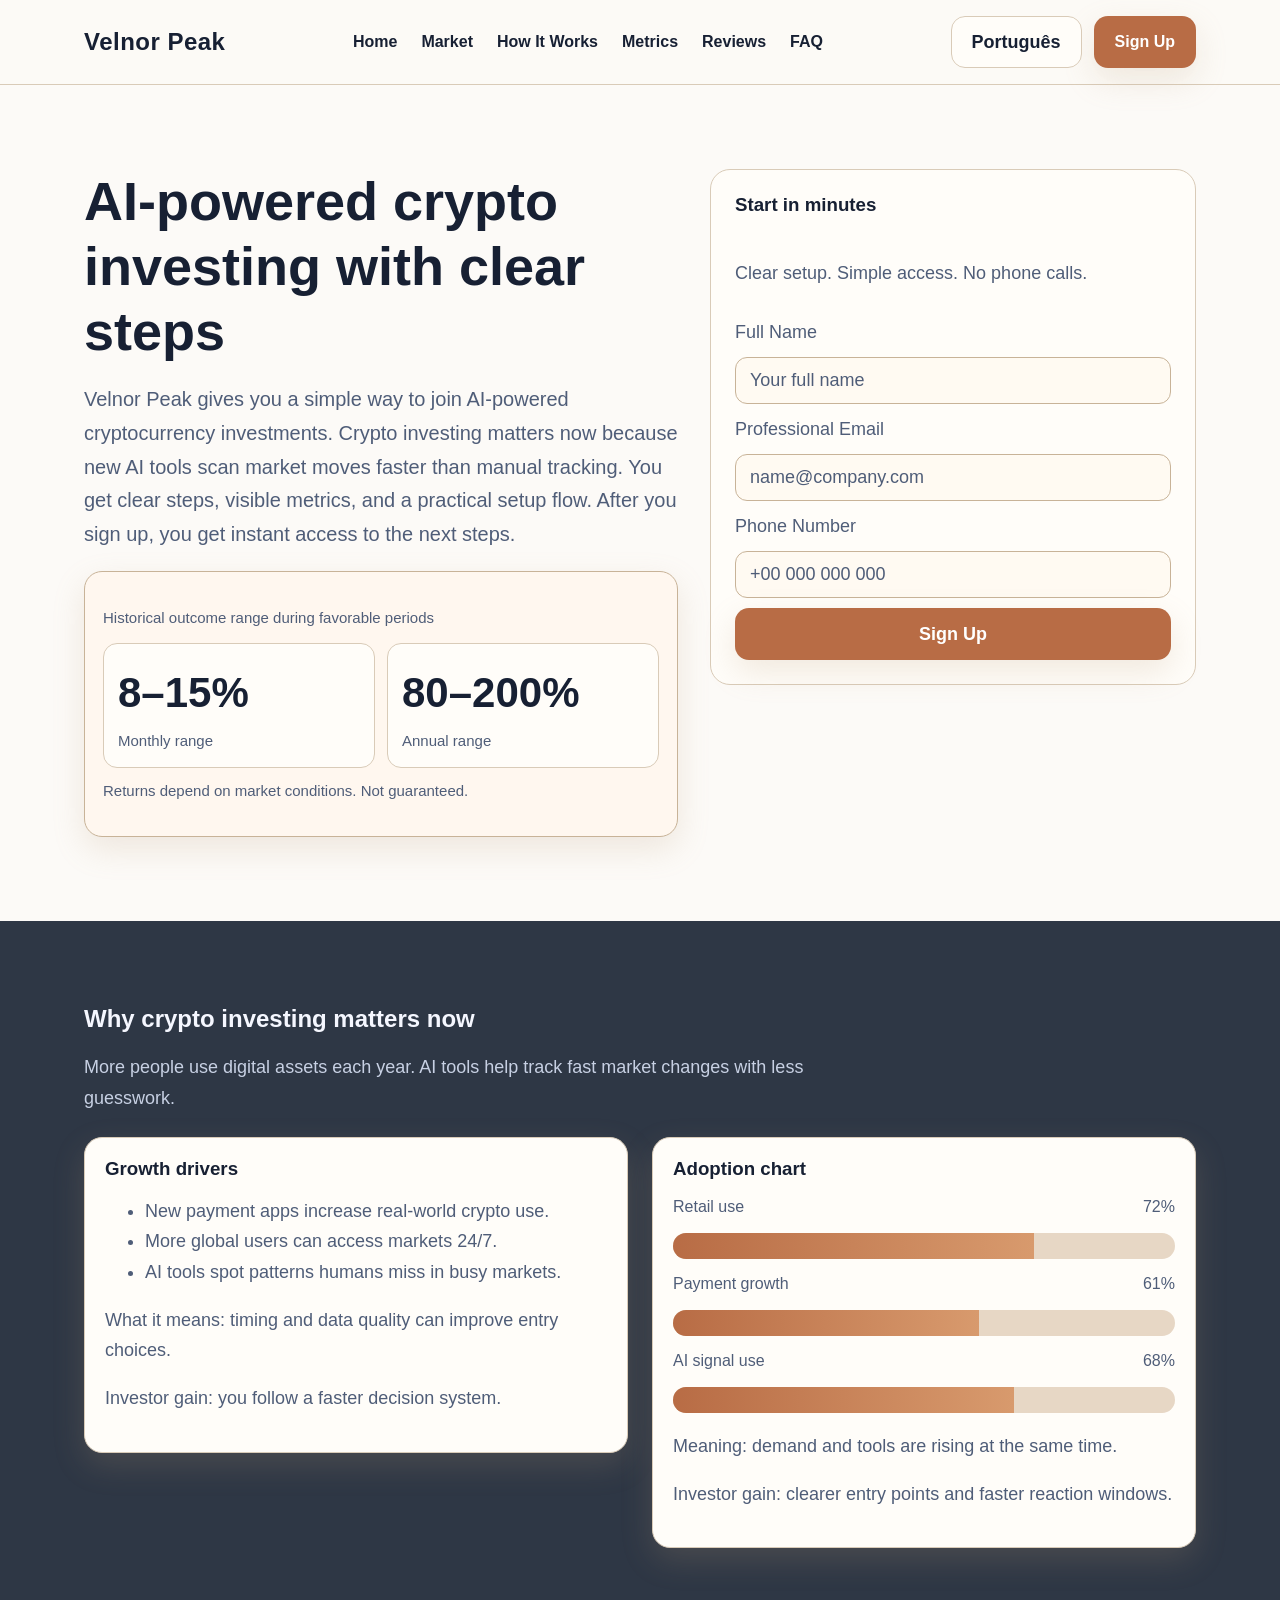
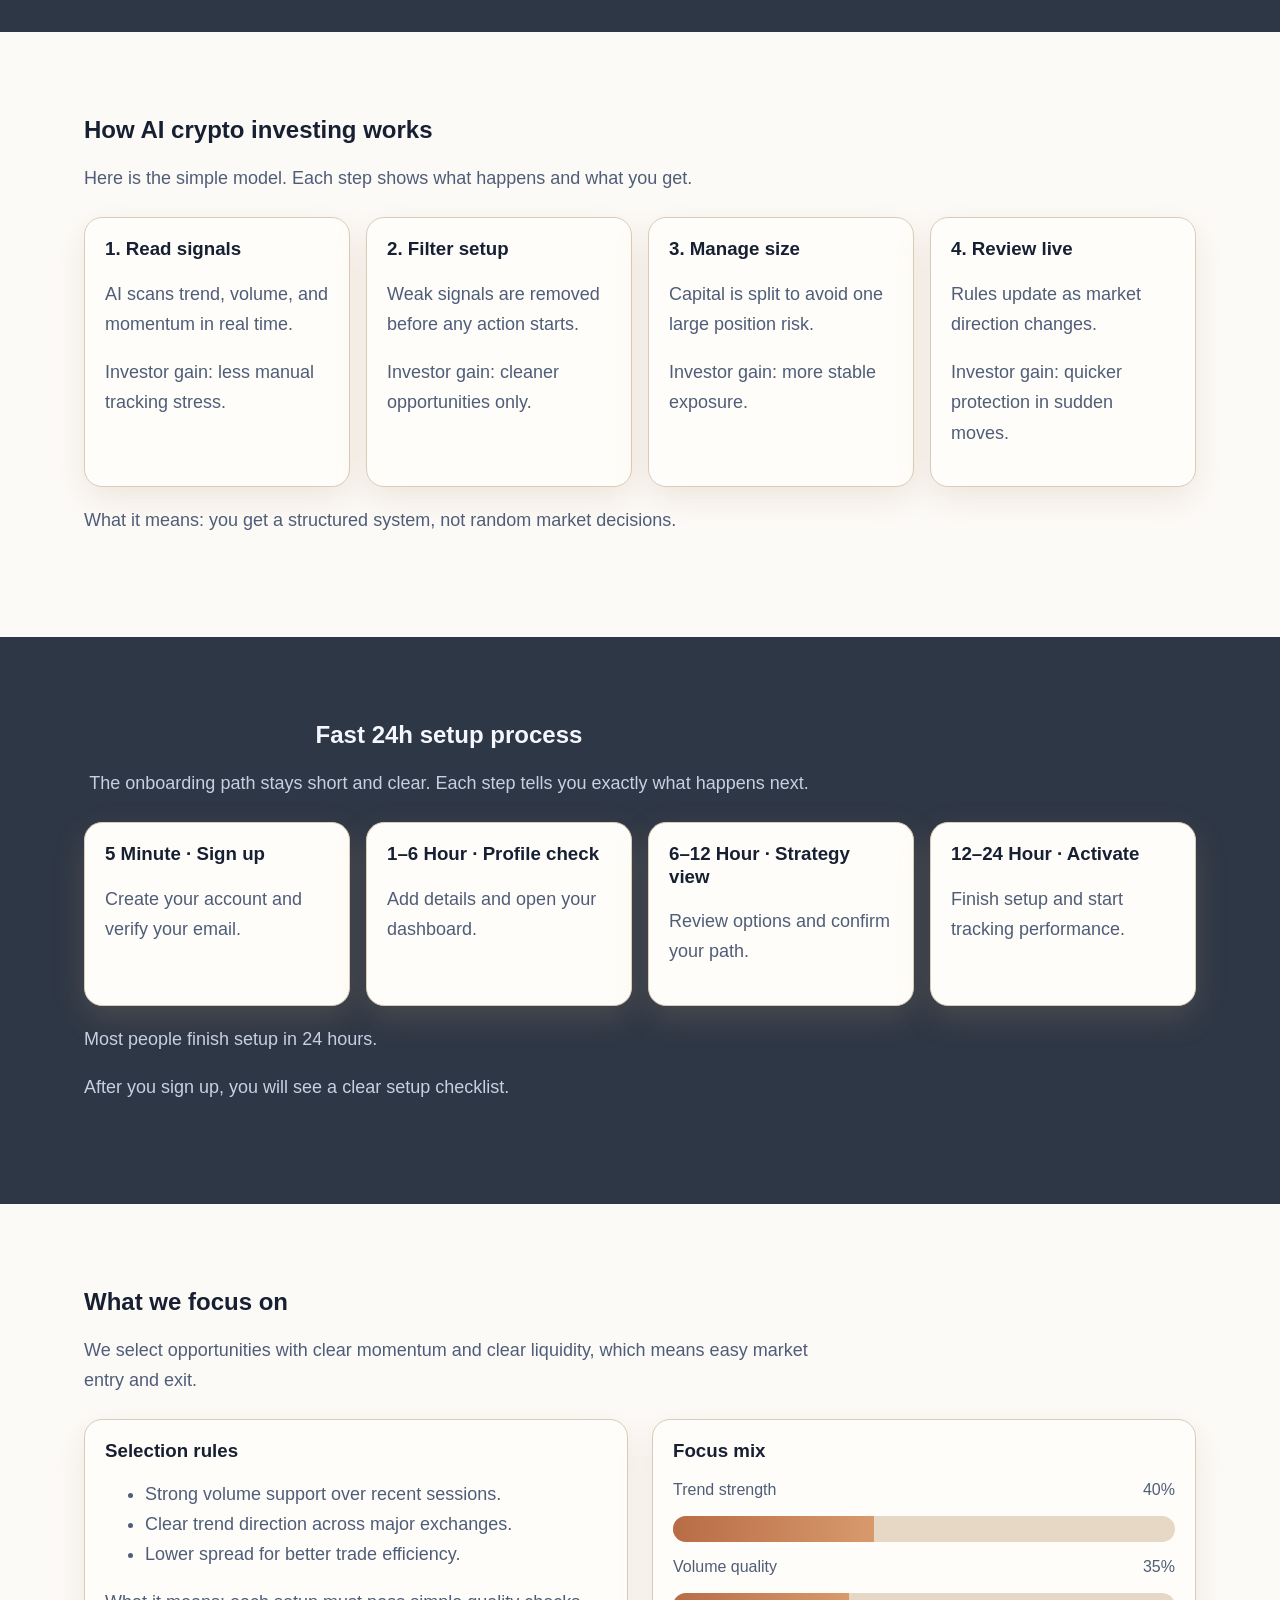
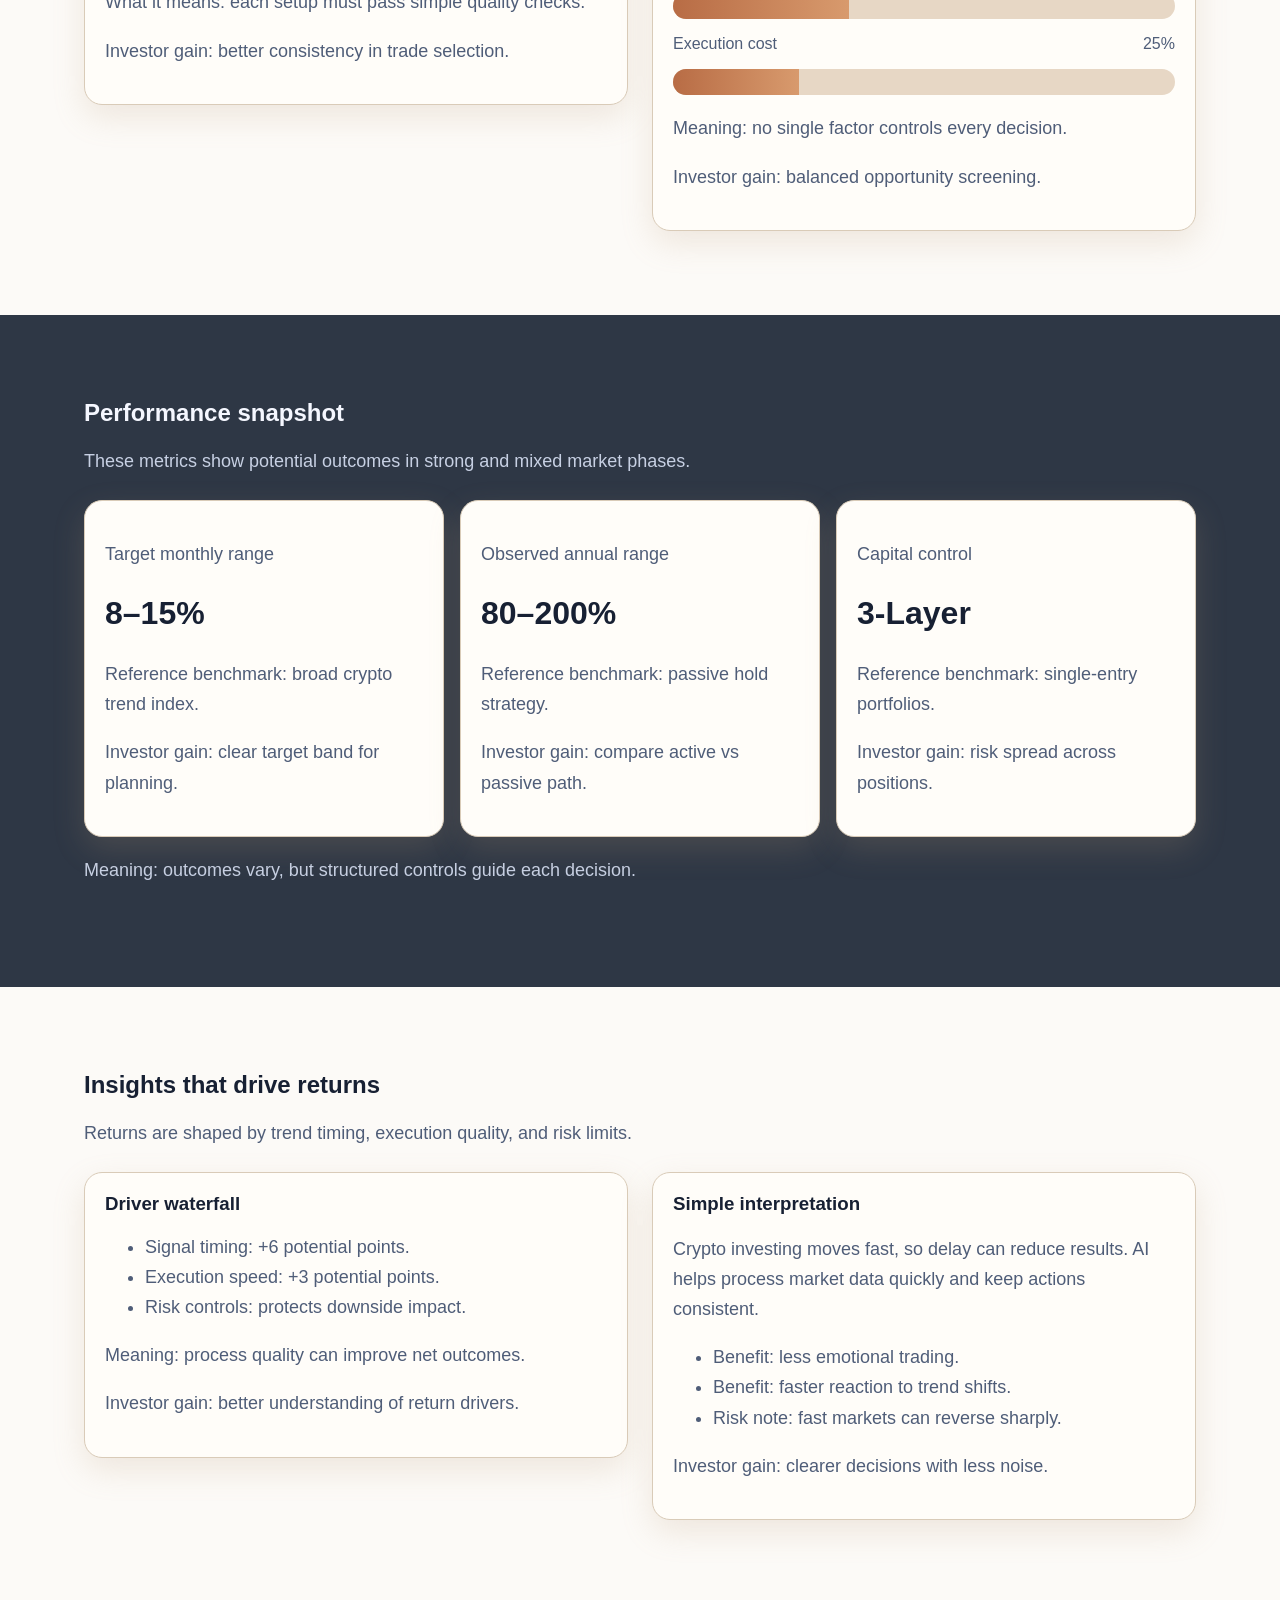
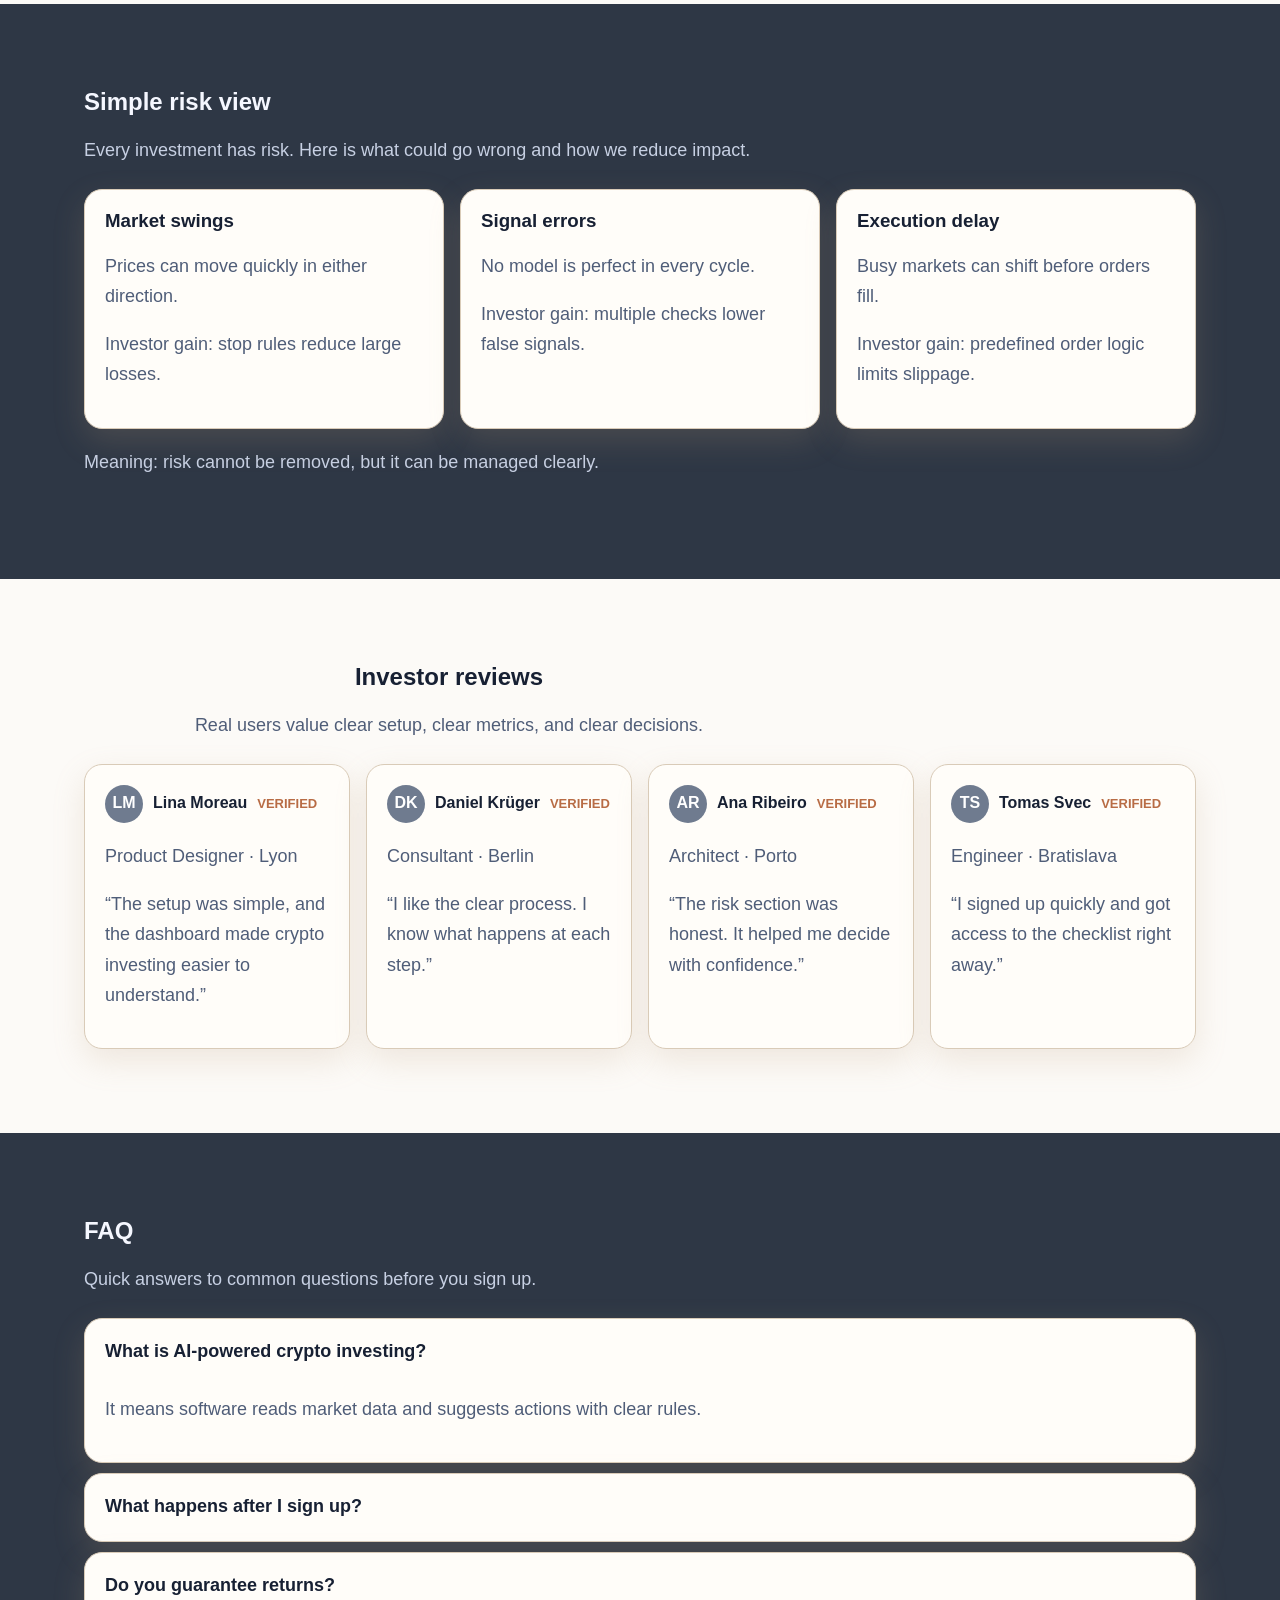
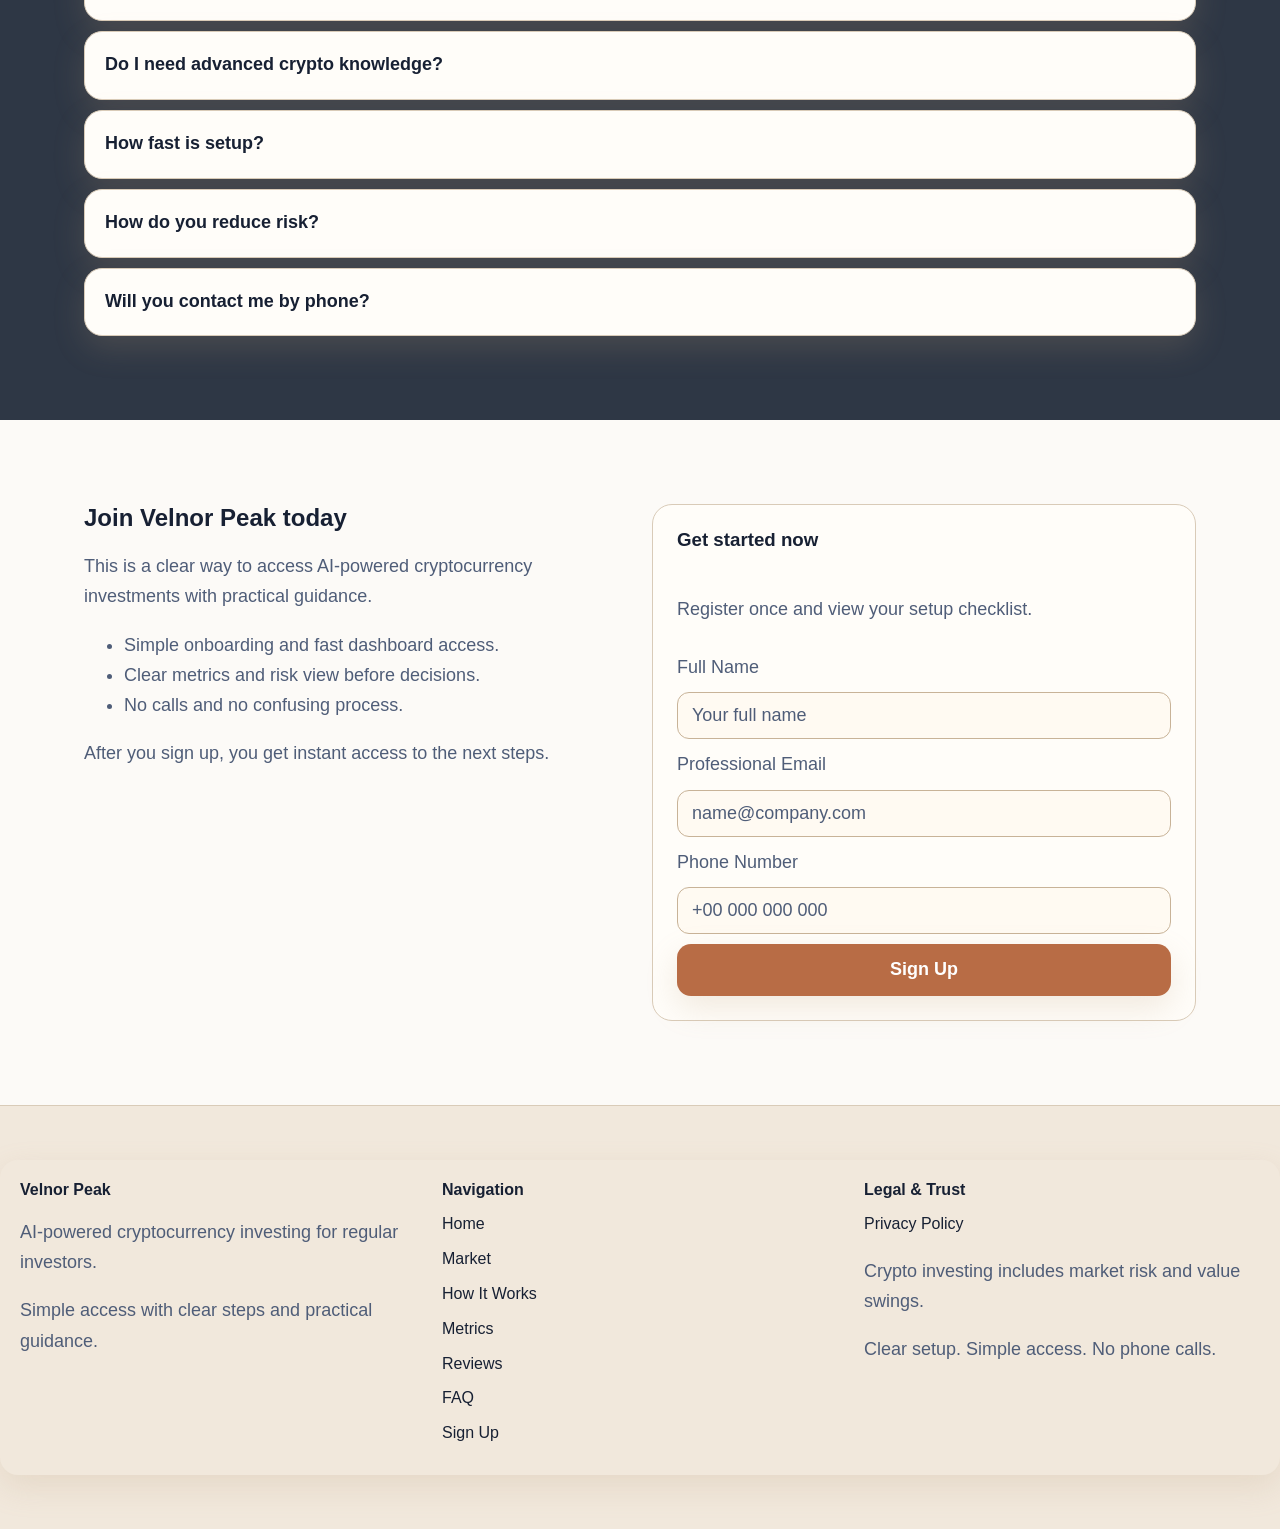
<file: pt/index.html>
<!DOCTYPE html>
<html lang="en">
<head>
  <meta charset="UTF-8" />
  <meta name="viewport" content="width=device-width, initial-scale=1.0" />
  <title>Velnor Peak PT | Practical AI Crypto Strategy</title>
  <meta name="description" content="Join Velnor Peak for a clear AI-powered crypto investing path designed for regular investors." />
  <link rel="canonical" href="https://velnorpeak.com/pt/index.html" />
  <link rel="alternate" hreflang="en" href="https://velnorpeak.com/index.html" />
  <link rel="alternate" hreflang="de" href="https://velnorpeak.com/de/index.html" />
  <link rel="alternate" hreflang="fr" href="https://velnorpeak.com/fr/index.html" />
  <link rel="alternate" hreflang="es" href="https://velnorpeak.com/es/index.html" />
  <link rel="alternate" hreflang="it" href="https://velnorpeak.com/it/index.html" />
  <link rel="alternate" hreflang="tr" href="https://velnorpeak.com/tr/index.html" />
  <link rel="alternate" hreflang="pt" href="https://velnorpeak.com/pt/index.html" />
  <link rel="alternate" hreflang="ja" href="https://velnorpeak.com/jp/index.html" />
  <link rel="alternate" hreflang="sk" href="https://velnorpeak.com/sk/index.html" />
  <link rel="alternate" hreflang="nl-BE" href="https://velnorpeak.com/be/index.html" />
  <link rel="alternate" hreflang="x-default" href="https://velnorpeak.com/index.html" />
  <meta property="og:title" content="Velnor Peak PT | Practical AI Crypto Strategy" />
  <meta property="og:description" content="Join Velnor Peak for a clear AI-powered crypto investing path designed for regular investors." />
  <meta property="og:type" content="website" />
  <meta property="og:url" content="https://velnorpeak.com/pt/index.html" />
  <meta property="twitter:card" content="summary_large_image" />
  <meta property="twitter:title" content="Velnor Peak PT | Practical AI Crypto Strategy" />
  <meta property="twitter:description" content="Join Velnor Peak for a clear AI-powered crypto investing path designed for regular investors." />
  <link rel="stylesheet" href="../assets/style.css" />
</head>
<body>
<header class="site-header">
  <div class="container header-wrap">
    <a class="brand" href="../index.html">Velnor Peak</a>
    <nav class="main-nav" aria-label="Main">
      <a href="#home">Home</a><a href="#market">Market</a><a href="#model">How It Works</a><a href="#metrics">Metrics</a><a href="#reviews">Reviews</a><a href="#faq">FAQ</a>
    </nav>
    <div class="header-actions">
      <div class="lang" aria-label="Language switcher">
        <button class="lang-toggle" type="button">Português</button>
        <div class="lang-menu" role="menu">
          <a href="../index.html"><img class="flag" loading="lazy" src="https://flagcdn.com/gb.svg" alt="">English</a>
<a href="../de/index.html"><img class="flag" loading="lazy" src="https://flagcdn.com/de.svg" alt="">Deutsch</a>
<a href="../fr/index.html"><img class="flag" loading="lazy" src="https://flagcdn.com/fr.svg" alt="">Français</a>
<a href="../es/index.html"><img class="flag" loading="lazy" src="https://flagcdn.com/es.svg" alt="">Español</a>
<a href="../it/index.html"><img class="flag" loading="lazy" src="https://flagcdn.com/it.svg" alt="">Italiano</a>
<a href="../tr/index.html"><img class="flag" loading="lazy" src="https://flagcdn.com/tr.svg" alt="">Türkçe</a>
<a href="../pt/index.html"><img class="flag" loading="lazy" src="https://flagcdn.com/pt.svg" alt="">Português</a>
<a href="../jp/index.html"><img class="flag" loading="lazy" src="https://flagcdn.com/jp.svg" alt="">日本語</a>
<a href="../sk/index.html"><img class="flag" loading="lazy" src="https://flagcdn.com/sk.svg" alt="">Slovak</a>
<a href="../be/index.html"><img class="flag" loading="lazy" src="https://flagcdn.com/be.svg" alt="">Nederlands (BE)</a>
        </div>
      </div>
      <a class="btn btn-primary" href="#signup">Sign Up</a>
      <button class="burger" type="button" aria-label="Open menu" aria-expanded="false"><span></span><span></span><span></span></button>
    </div>
  </div>
</header>
<div class="drawer" aria-hidden="true"><div class="drawer-panel"><button class="icon-btn drawer-close" aria-label="Close menu">✕</button><nav class="drawer-links"><a href="#home">Home</a><a href="#market">Market</a><a href="#model">How It Works</a><a href="#metrics">Metrics</a><a href="#reviews">Reviews</a><a href="#faq">FAQ</a></nav><div class="lang drawer-lang"><div class="lang-menu"><a href="../index.html"><img class="flag" loading="lazy" src="https://flagcdn.com/gb.svg" alt="">English</a>
<a href="../de/index.html"><img class="flag" loading="lazy" src="https://flagcdn.com/de.svg" alt="">Deutsch</a>
<a href="../fr/index.html"><img class="flag" loading="lazy" src="https://flagcdn.com/fr.svg" alt="">Français</a>
<a href="../es/index.html"><img class="flag" loading="lazy" src="https://flagcdn.com/es.svg" alt="">Español</a>
<a href="../it/index.html"><img class="flag" loading="lazy" src="https://flagcdn.com/it.svg" alt="">Italiano</a>
<a href="../tr/index.html"><img class="flag" loading="lazy" src="https://flagcdn.com/tr.svg" alt="">Türkçe</a>
<a href="../pt/index.html"><img class="flag" loading="lazy" src="https://flagcdn.com/pt.svg" alt="">Português</a>
<a href="../jp/index.html"><img class="flag" loading="lazy" src="https://flagcdn.com/jp.svg" alt="">日本語</a>
<a href="../sk/index.html"><img class="flag" loading="lazy" src="https://flagcdn.com/sk.svg" alt="">Slovak</a>
<a href="../be/index.html"><img class="flag" loading="lazy" src="https://flagcdn.com/be.svg" alt="">Nederlands (BE)</a></div></div><a class="btn btn-primary" href="#signup">Sign Up</a></div></div>

<main>
  <section id="home" class="section light hero">
    <div class="container hero-grid">
      <div>
        <h1>AI-powered crypto investing with clear steps</h1>
        <p class="lead">Velnor Peak gives you a simple way to join AI-powered cryptocurrency investments. Crypto investing matters now because new AI tools scan market moves faster than manual tracking. You get clear steps, visible metrics, and a practical setup flow. After you sign up, you get instant access to the next steps.</p>
        <div class="performance-block hero-panel">
          <p class="perf-title">Historical outcome range during favorable periods</p>
          <div class="perf-grid">
            <div class="perf-metric"><div class="perf-value">8–15%</div><div class="perf-label">Monthly range</div></div>
            <div class="perf-metric"><div class="perf-value">80–200%</div><div class="perf-label">Annual range</div></div>
          </div>
          <p class="perf-note">Returns depend on market conditions. Not guaranteed.</p>
        </div>
      </div>
      <form class="form-card" id="signup" aria-label="Lead form">
        <h3 class="form-title">Start in minutes</h3>
        <p class="form-sub">Clear setup. Simple access. No phone calls.</p>
        <label for="name">Full Name</label><input id="name" name="name" placeholder="Your full name" required />
        <label for="email">Professional Email</label><input id="email" name="email" type="email" placeholder="name@company.com" required />
        <label for="phone">Phone Number</label><input id="phone" name="phone" type="tel" placeholder="+00 000 000 000" required />
        <button class="btn btn-primary" type="submit">Sign Up</button>
      </form>
    </div>
  </section>

  <section id="market" class="section dark">
    <div class="container">
      <div class="section-head"><h2>Why crypto investing matters now</h2><p>More people use digital assets each year. AI tools help track fast market changes with less guesswork.</p></div>
      <div class="layout-split">
        <div class="card visual-card"><h3>Growth drivers</h3><ul><li>New payment apps increase real-world crypto use.</li><li>More global users can access markets 24/7.</li><li>AI tools spot patterns humans miss in busy markets.</li></ul><p class="muted">What it means: timing and data quality can improve entry choices.</p><p class="muted">Investor gain: you follow a faster decision system.</p></div>
        <div class="card visual-card"><h3>Adoption chart</h3><div class="bar-chart"><div class="bar-label"><span>Retail use</span><span>72%</span></div><div class="bar"><span style="width:72%"></span></div><div class="bar-label"><span>Payment growth</span><span>61%</span></div><div class="bar"><span style="width:61%"></span></div><div class="bar-label"><span>AI signal use</span><span>68%</span></div><div class="bar"><span style="width:68%"></span></div></div><p class="muted">Meaning: demand and tools are rising at the same time.</p><p class="muted">Investor gain: clearer entry points and faster reaction windows.</p></div>
      </div>
    </div>
  </section>

  <section id="model" class="section light">
    <div class="container">
      <div class="section-head"><h2>How AI crypto investing works</h2><p>Here is the simple model. Each step shows what happens and what you get.</p></div>
      <div class="grid-4">
        <article class="card process-card"><h3>1. Read signals</h3><p>AI scans trend, volume, and momentum in real time.</p><p class="muted">Investor gain: less manual tracking stress.</p></article>
        <article class="card process-card"><h3>2. Filter setup</h3><p>Weak signals are removed before any action starts.</p><p class="muted">Investor gain: cleaner opportunities only.</p></article>
        <article class="card process-card"><h3>3. Manage size</h3><p>Capital is split to avoid one large position risk.</p><p class="muted">Investor gain: more stable exposure.</p></article>
        <article class="card process-card"><h3>4. Review live</h3><p>Rules update as market direction changes.</p><p class="muted">Investor gain: quicker protection in sudden moves.</p></article>
      </div>
      <p class="muted">What it means: you get a structured system, not random market decisions.</p>
    </div>
  </section>

  <section class="section dark">
    <div class="container">
      <div class="section-head centered"><h2>Fast 24h setup process</h2><p>The onboarding path stays short and clear. Each step tells you exactly what happens next.</p></div>
      <div class="grid-4">
        <div class="card process-card"><h3>5 Minute · Sign up</h3><p>Create your account and verify your email.</p></div>
        <div class="card process-card"><h3>1–6 Hour · Profile check</h3><p>Add details and open your dashboard.</p></div>
        <div class="card process-card"><h3>6–12 Hour · Strategy view</h3><p>Review options and confirm your path.</p></div>
        <div class="card process-card"><h3>12–24 Hour · Activate</h3><p>Finish setup and start tracking performance.</p></div>
      </div>
      <p class="muted">Most people finish setup in 24 hours.</p>
      <p class="muted">After you sign up, you will see a clear setup checklist.</p>
    </div>
  </section>

  <section class="section light">
    <div class="container">
      <div class="section-head"><h2>What we focus on</h2><p>We select opportunities with clear momentum and clear liquidity, which means easy market entry and exit.</p></div>
      <div class="layout-split">
        <div class="card"><h3>Selection rules</h3><ul><li>Strong volume support over recent sessions.</li><li>Clear trend direction across major exchanges.</li><li>Lower spread for better trade efficiency.</li></ul><p class="muted">What it means: each setup must pass simple quality checks.</p><p class="muted">Investor gain: better consistency in trade selection.</p></div>
        <div class="card visual-card"><h3>Focus mix</h3><div class="bar-chart"><div class="bar-label"><span>Trend strength</span><span>40%</span></div><div class="bar"><span style="width:40%"></span></div><div class="bar-label"><span>Volume quality</span><span>35%</span></div><div class="bar"><span style="width:35%"></span></div><div class="bar-label"><span>Execution cost</span><span>25%</span></div><div class="bar"><span style="width:25%"></span></div></div><p class="muted">Meaning: no single factor controls every decision.</p><p class="muted">Investor gain: balanced opportunity screening.</p></div>
      </div>
    </div>
  </section>

  <section id="metrics" class="section dark">
    <div class="container">
      <div class="section-head"><h2>Performance snapshot</h2><p>These metrics show potential outcomes in strong and mixed market phases.</p></div>
      <div class="grid-3">
        <div class="card metric-card"><p>Target monthly range</p><div class="metric">8–15%</div><p>Reference benchmark: broad crypto trend index.</p><p class="muted">Investor gain: clear target band for planning.</p></div>
        <div class="card metric-card"><p>Observed annual range</p><div class="metric">80–200%</div><p>Reference benchmark: passive hold strategy.</p><p class="muted">Investor gain: compare active vs passive path.</p></div>
        <div class="card metric-card"><p>Capital control</p><div class="metric">3-Layer</div><p>Reference benchmark: single-entry portfolios.</p><p class="muted">Investor gain: risk spread across positions.</p></div>
      </div>
      <p class="muted">Meaning: outcomes vary, but structured controls guide each decision.</p>
    </div>
  </section>

  <section class="section light">
    <div class="container">
      <div class="section-head"><h2>Insights that drive returns</h2><p>Returns are shaped by trend timing, execution quality, and risk limits.</p></div>
      <div class="layout-split">
        <div class="card visual-card"><h3>Driver waterfall</h3><ul><li>Signal timing: +6 potential points.</li><li>Execution speed: +3 potential points.</li><li>Risk controls: protects downside impact.</li></ul><p class="muted">Meaning: process quality can improve net outcomes.</p><p class="muted">Investor gain: better understanding of return drivers.</p></div>
        <div class="card"><h3>Simple interpretation</h3><p>Crypto investing moves fast, so delay can reduce results. AI helps process market data quickly and keep actions consistent.</p><ul><li>Benefit: less emotional trading.</li><li>Benefit: faster reaction to trend shifts.</li><li>Risk note: fast markets can reverse sharply.</li></ul><p class="muted">Investor gain: clearer decisions with less noise.</p></div>
      </div>
    </div>
  </section>

  <section class="section dark">
    <div class="container">
      <div class="section-head"><h2>Simple risk view</h2><p>Every investment has risk. Here is what could go wrong and how we reduce impact.</p></div>
      <div class="grid-3 risk-list">
        <article class="card"><h3>Market swings</h3><p>Prices can move quickly in either direction.</p><p class="muted">Investor gain: stop rules reduce large losses.</p></article>
        <article class="card"><h3>Signal errors</h3><p>No model is perfect in every cycle.</p><p class="muted">Investor gain: multiple checks lower false signals.</p></article>
        <article class="card"><h3>Execution delay</h3><p>Busy markets can shift before orders fill.</p><p class="muted">Investor gain: predefined order logic limits slippage.</p></article>
      </div>
      <p class="muted">Meaning: risk cannot be removed, but it can be managed clearly.</p>
    </div>
  </section>

  <section id="reviews" class="section light">
    <div class="container">
      <div class="section-head centered"><h2>Investor reviews</h2><p>Real users value clear setup, clear metrics, and clear decisions.</p></div>
      <div class="grid-4">
        <article class="card review-card"><div class="review-top"><span class="avatar">LM</span><strong>Lina Moreau</strong><span class="verified">VERIFIED</span></div><p>Product Designer · Lyon</p><p>“The setup was simple, and the dashboard made crypto investing easier to understand.”</p></article>
        <article class="card review-card"><div class="review-top"><span class="avatar">DK</span><strong>Daniel Krüger</strong><span class="verified">VERIFIED</span></div><p>Consultant · Berlin</p><p>“I like the clear process. I know what happens at each step.”</p></article>
        <article class="card review-card"><div class="review-top"><span class="avatar">AR</span><strong>Ana Ribeiro</strong><span class="verified">VERIFIED</span></div><p>Architect · Porto</p><p>“The risk section was honest. It helped me decide with confidence.”</p></article>
        <article class="card review-card"><div class="review-top"><span class="avatar">TS</span><strong>Tomas Svec</strong><span class="verified">VERIFIED</span></div><p>Engineer · Bratislava</p><p>“I signed up quickly and got access to the checklist right away.”</p></article>
      </div>
    </div>
  </section>

  <section id="faq" class="section dark">
    <div class="container">
      <div class="section-head"><h2>FAQ</h2><p>Quick answers to common questions before you sign up.</p></div>
      <div class="faq-list">
        <div class="faq-item open"><button class="faq-question">What is AI-powered crypto investing?</button><div class="faq-answer"><p>It means software reads market data and suggests actions with clear rules.</p></div></div>
        <div class="faq-item"><button class="faq-question">What happens after I sign up?</button><div class="faq-answer"><p>After you sign up, you can review the options and choose what to do next.</p></div></div>
        <div class="faq-item"><button class="faq-question">Do you guarantee returns?</button><div class="faq-answer"><p>No. Returns depend on market conditions and are never guaranteed.</p></div></div>
        <div class="faq-item"><button class="faq-question">Do I need advanced crypto knowledge?</button><div class="faq-answer"><p>No. The flow is built for regular investors who want clarity.</p></div></div>
        <div class="faq-item"><button class="faq-question">How fast is setup?</button><div class="faq-answer"><p>Most people finish setup in 24 hours with a simple checklist.</p></div></div>
        <div class="faq-item"><button class="faq-question">How do you reduce risk?</button><div class="faq-answer"><p>We use position limits, stop logic, and signal filters to reduce exposure.</p></div></div>
        <div class="faq-item"><button class="faq-question">Will you contact me by phone?</button><div class="faq-answer"><p>No phone calls are required. We may send a short email to confirm your details.</p></div></div>
      </div>
    </div>
  </section>

  <section class="section light">
    <div class="container layout-split">
      <div>
        <h2>Join Velnor Peak today</h2>
        <p>This is a clear way to access AI-powered cryptocurrency investments with practical guidance.</p>
        <ul><li>Simple onboarding and fast dashboard access.</li><li>Clear metrics and risk view before decisions.</li><li>No calls and no confusing process.</li></ul>
        <p>After you sign up, you get instant access to the next steps.</p>
      </div>
      <form class="form-card" aria-label="Final lead form">
        <h3>Get started now</h3>
        <p>Register once and view your setup checklist.</p>
        <label for="name2">Full Name</label><input id="name2" name="name2" placeholder="Your full name" required />
        <label for="email2">Professional Email</label><input id="email2" name="email2" type="email" placeholder="name@company.com" required />
        <label for="phone2">Phone Number</label><input id="phone2" name="phone2" type="tel" placeholder="+00 000 000 000" required />
        <button class="btn btn-primary" type="submit">Sign Up</button>
      </form>
    </div>
  </section>
</main>

<footer class="footer">
  <div class="container footer-grid footer-panel">
    <div><h4>Velnor Peak</h4><p>AI-powered cryptocurrency investing for regular investors.</p><p>Simple access with clear steps and practical guidance.</p></div>
    <div><h4>Navigation</h4><a href="#home">Home</a><a href="#market">Market</a><a href="#model">How It Works</a><a href="#metrics">Metrics</a><a href="#reviews">Reviews</a><a href="#faq">FAQ</a><a href="#signup">Sign Up</a></div>
    <div><h4>Legal & Trust</h4><a href="#" data-open-privacy>Privacy Policy</a><p>Crypto investing includes market risk and value swings.</p><p>Clear setup. Simple access. No phone calls.</p></div>
  </div>
</footer>

<div class="modal" role="dialog" aria-modal="true" aria-label="Privacy Policy">
  <div class="modal-card">
    <div class="modal-head"><h3>Privacy Policy</h3><button class="icon-btn" data-close-privacy aria-label="Close privacy">✕</button></div>
    <p><strong>Introduction:</strong> We explain what data we use and why.</p>
    <p><strong>Data collection:</strong> We collect your name, email, phone, device, and usage events.</p>
    <p><strong>Legal basis:</strong> We process data for service delivery, security, and your consent choices.</p>
    <p><strong>Cookies:</strong> Cookies help login, analytics, and safer performance.</p>
    <p><strong>Retention:</strong> Data stays only as long as needed for service and legal duties.</p>
    <p><strong>Third-party sharing:</strong> We share with secure providers for hosting, email, and analytics.</p>
    <p><strong>Security:</strong> We use encryption, access controls, and audit checks.</p>
    <p><strong>User rights:</strong> You can request access, correction, deletion, or restriction.</p>
    <p><strong>International transfers:</strong> Data may move across regions with safeguards.</p>
    <p><strong>Industry risk disclosure:</strong> Crypto markets can be volatile and losses can happen.</p>
    <p><strong>Contact:</strong> privacy@velnorpeak.com</p>
    <div class="modal-foot"><button class="btn" data-close-privacy>Close</button></div>
  </div>
</div>

<script type="application/ld+json">
{
  "@context":"https://schema.org",
  "@graph":[
    {"@type":"Organization","name":"Velnor Peak","url":"https://velnorpeak.com","email":"hello@velnorpeak.com"},
    {"@type":"WebSite","name":"Velnor Peak","url":"https://velnorpeak.com"},
    {"@type":"FAQPage","mainEntity":[
      {"@type":"Question","name":"What is AI-powered crypto investing?","acceptedAnswer":{"@type":"Answer","text":"It means software reads market data and suggests actions with clear rules."}},
      {"@type":"Question","name":"Do you guarantee returns?","acceptedAnswer":{"@type":"Answer","text":"No. Returns depend on market conditions and are never guaranteed."}}
    ]},
    {"@type":"Review","author":{"@type":"Person","name":"Lina Moreau"},"reviewBody":"The setup was simple, and the dashboard made crypto investing easier to understand.","itemReviewed":{"@type":"Organization","name":"Velnor Peak"}}
  ]
}
</script>
<script defer src="../assets/app.js"></script>
</body>
</html>
</file>
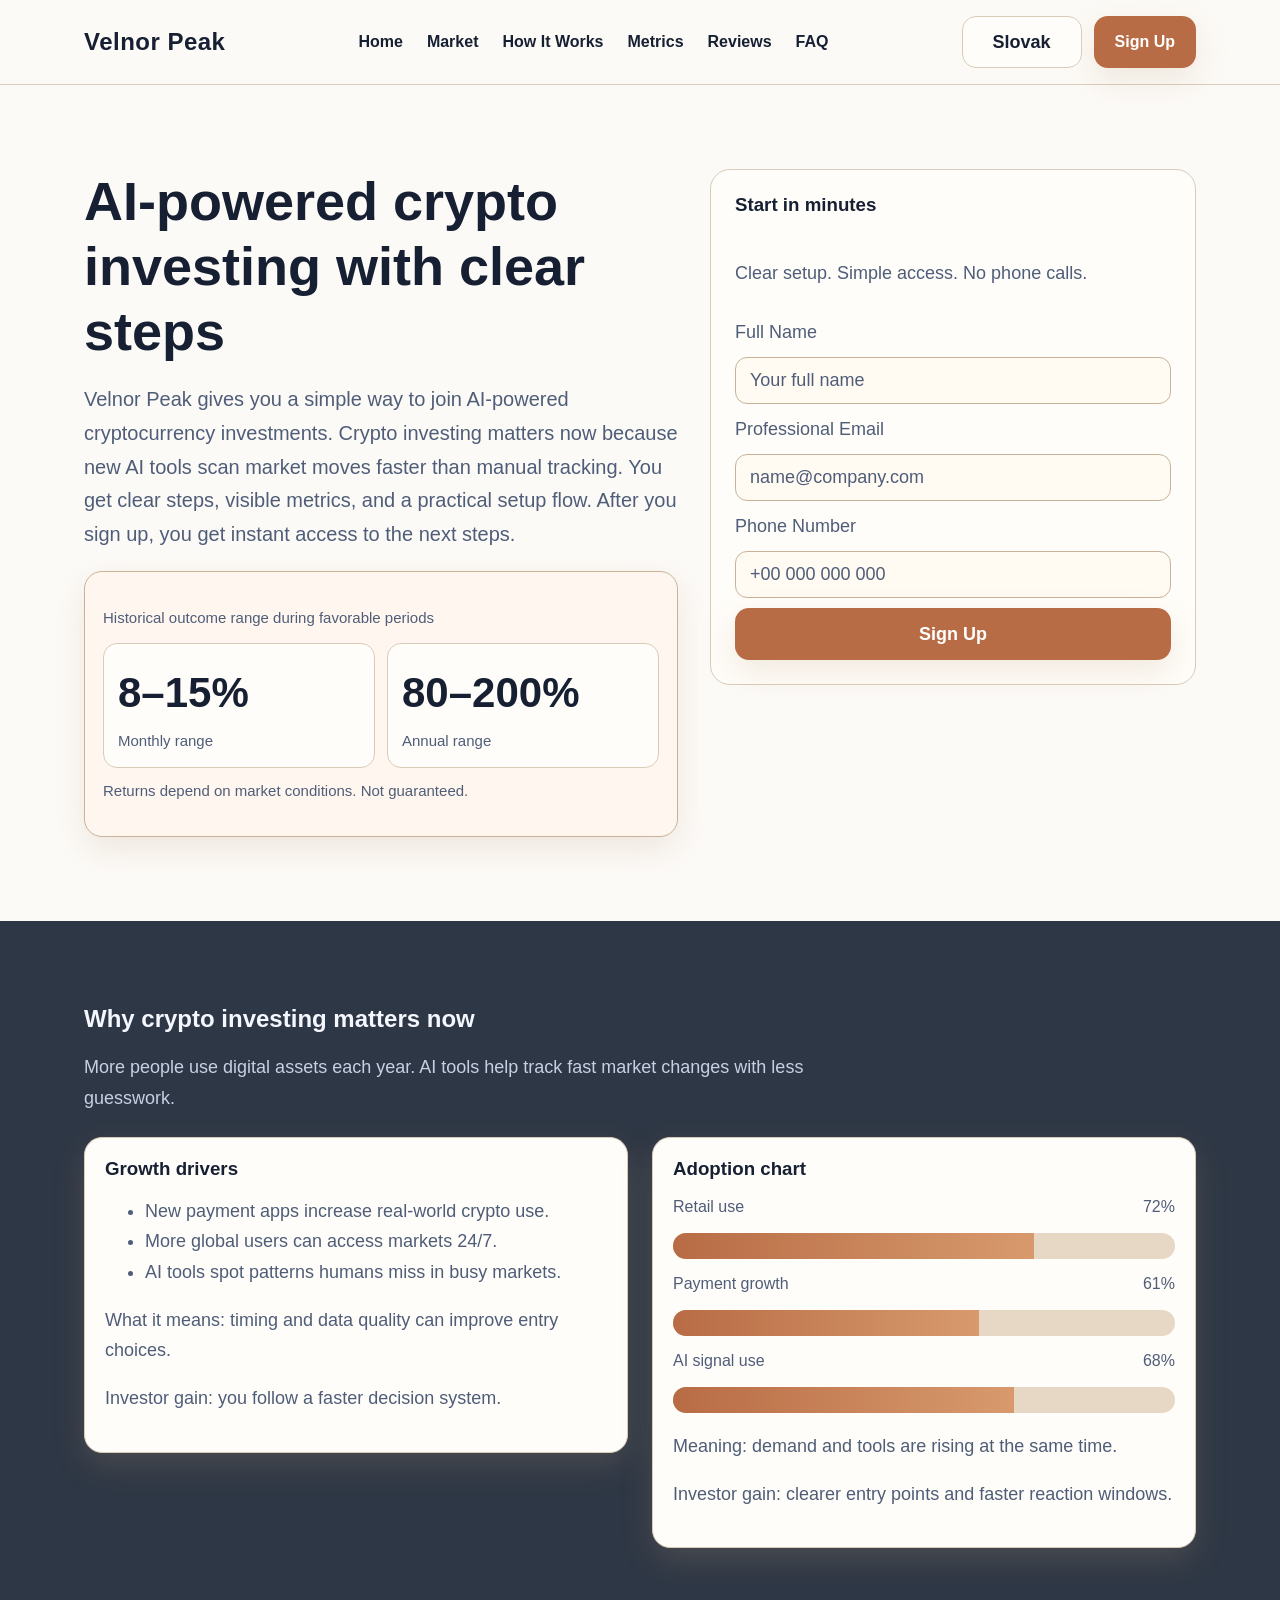
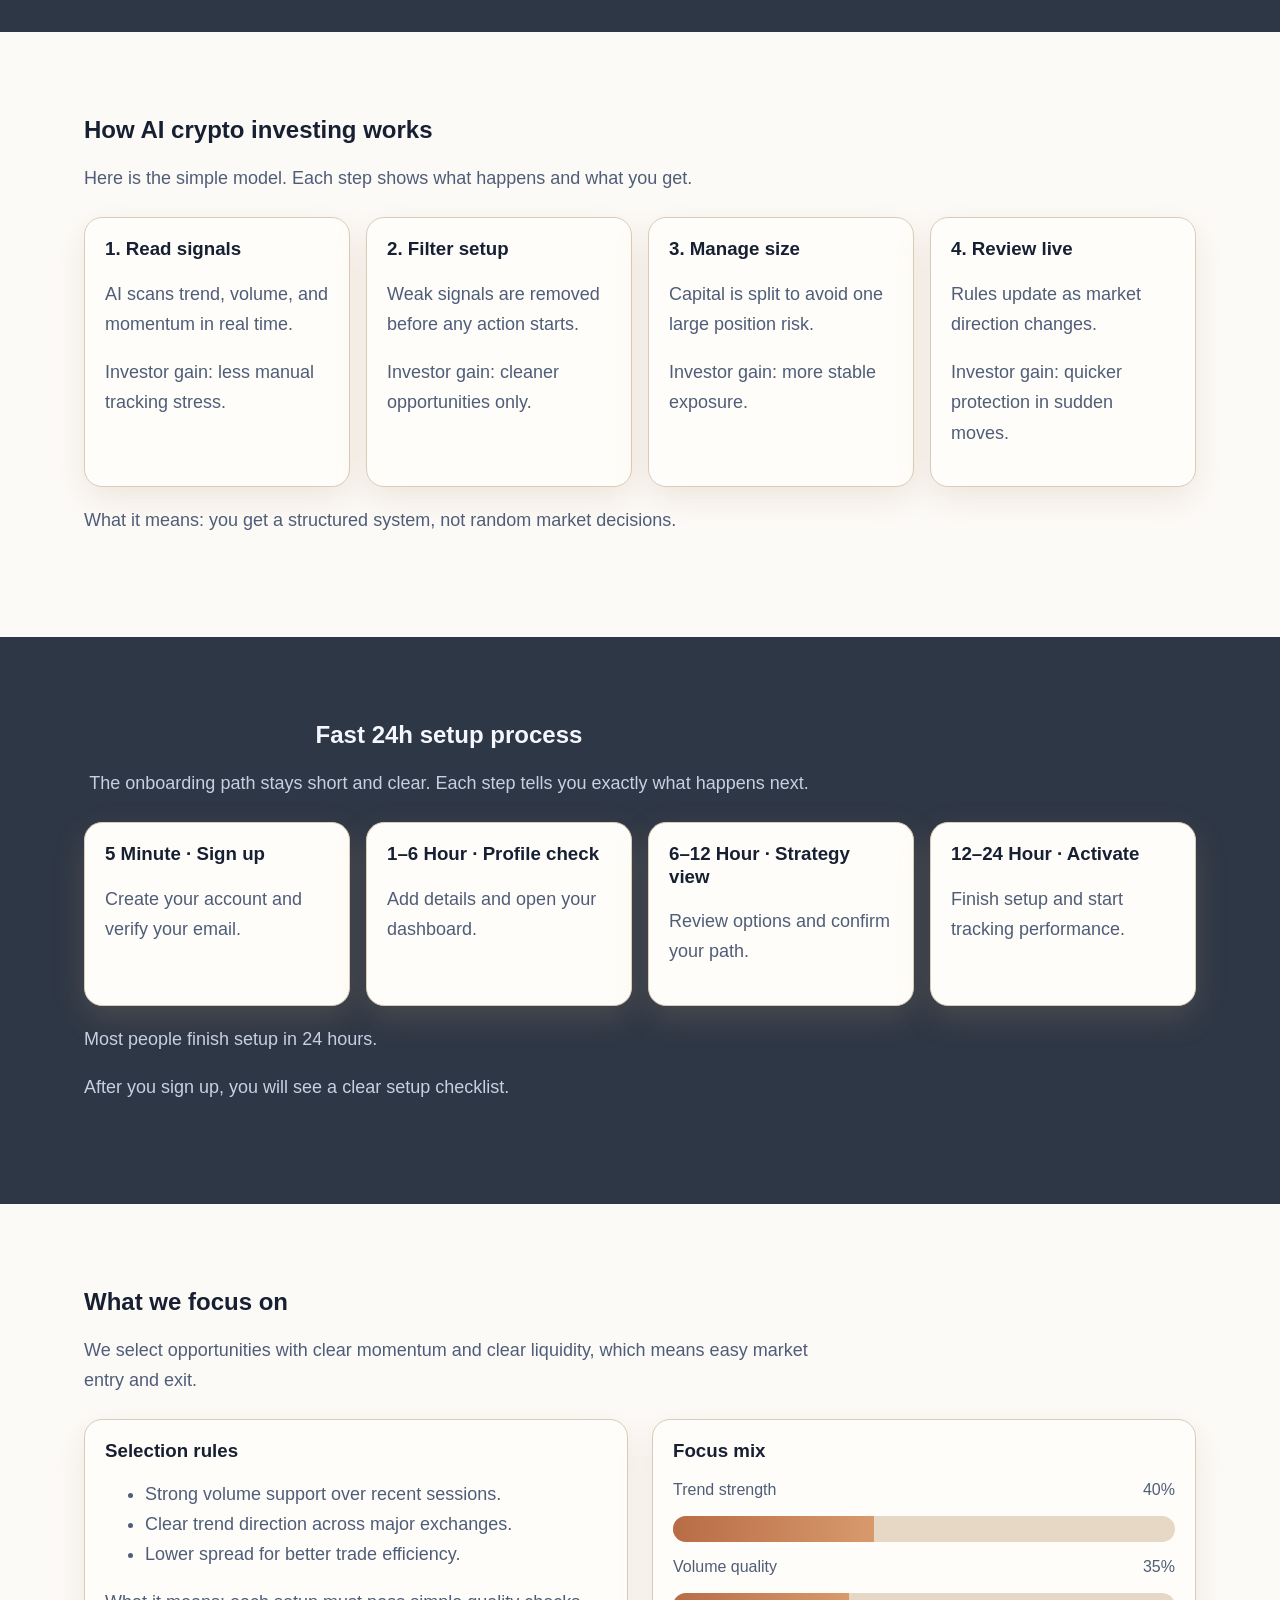
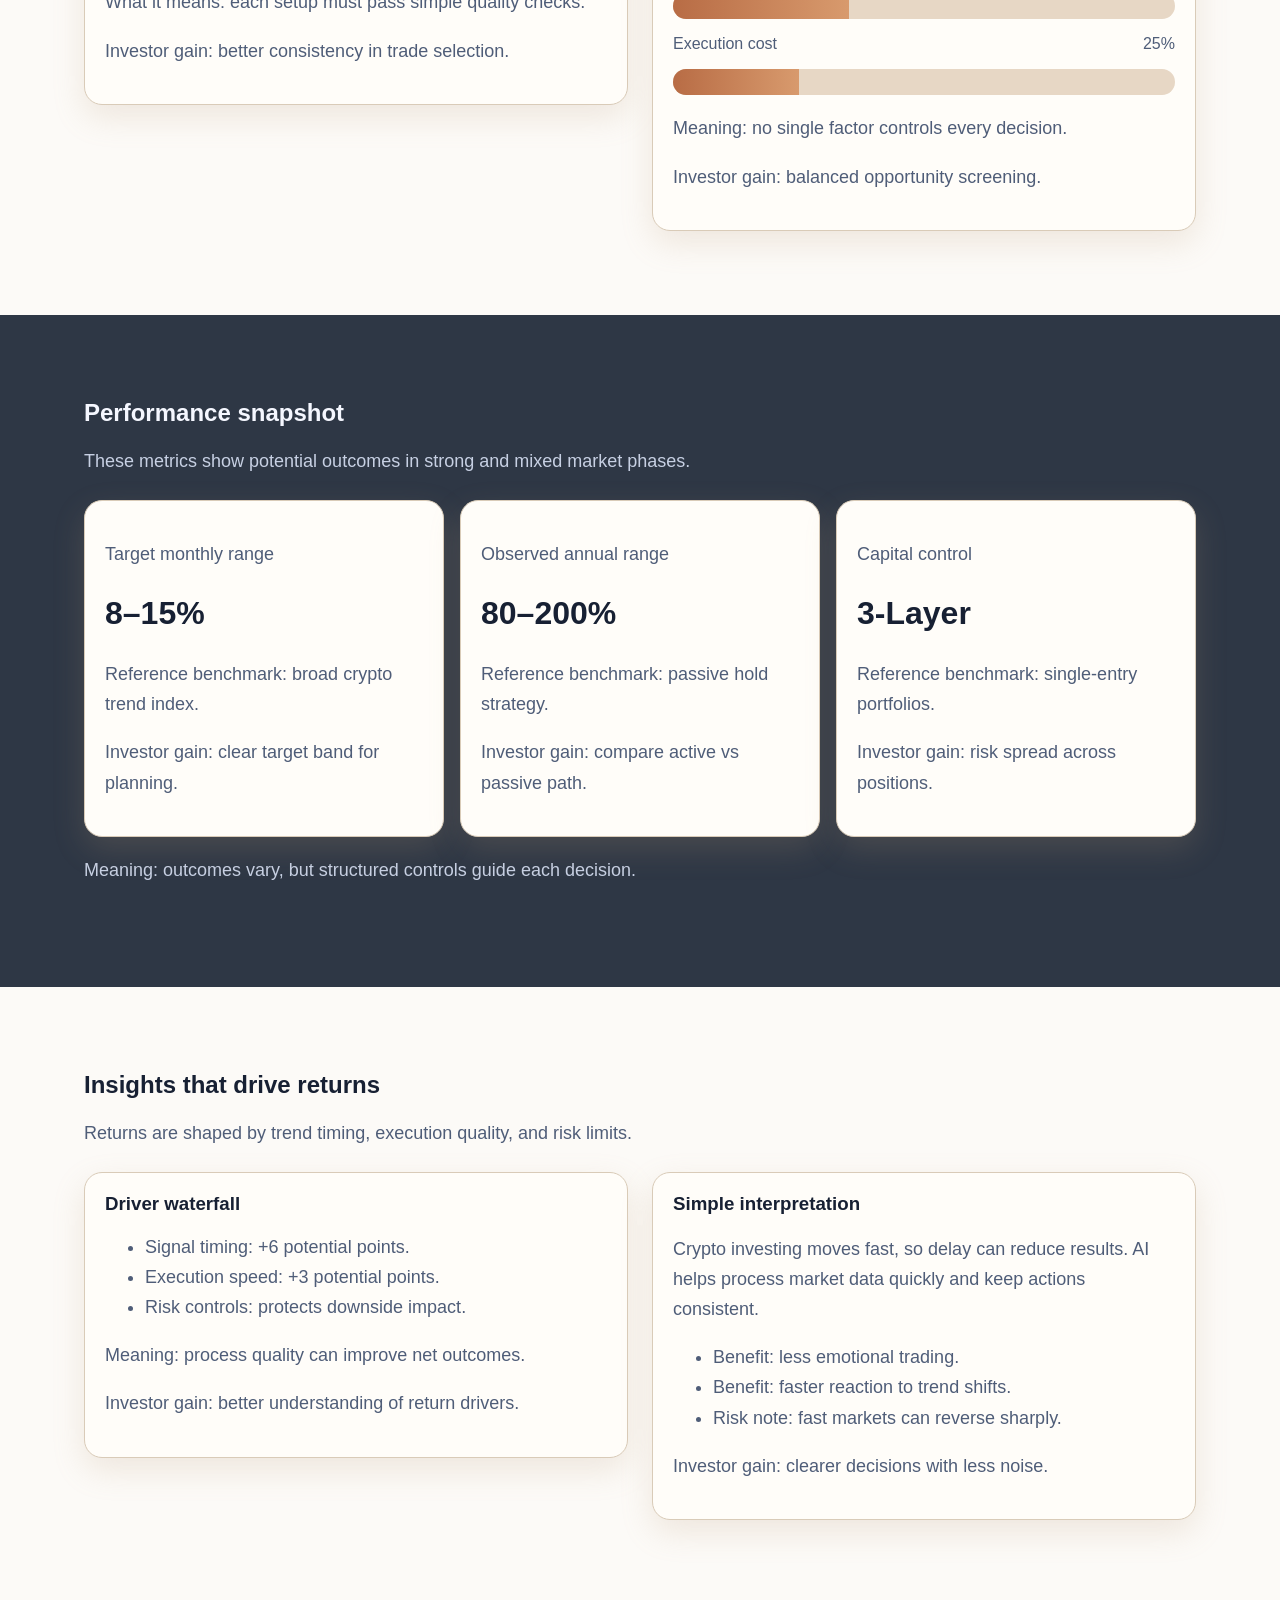
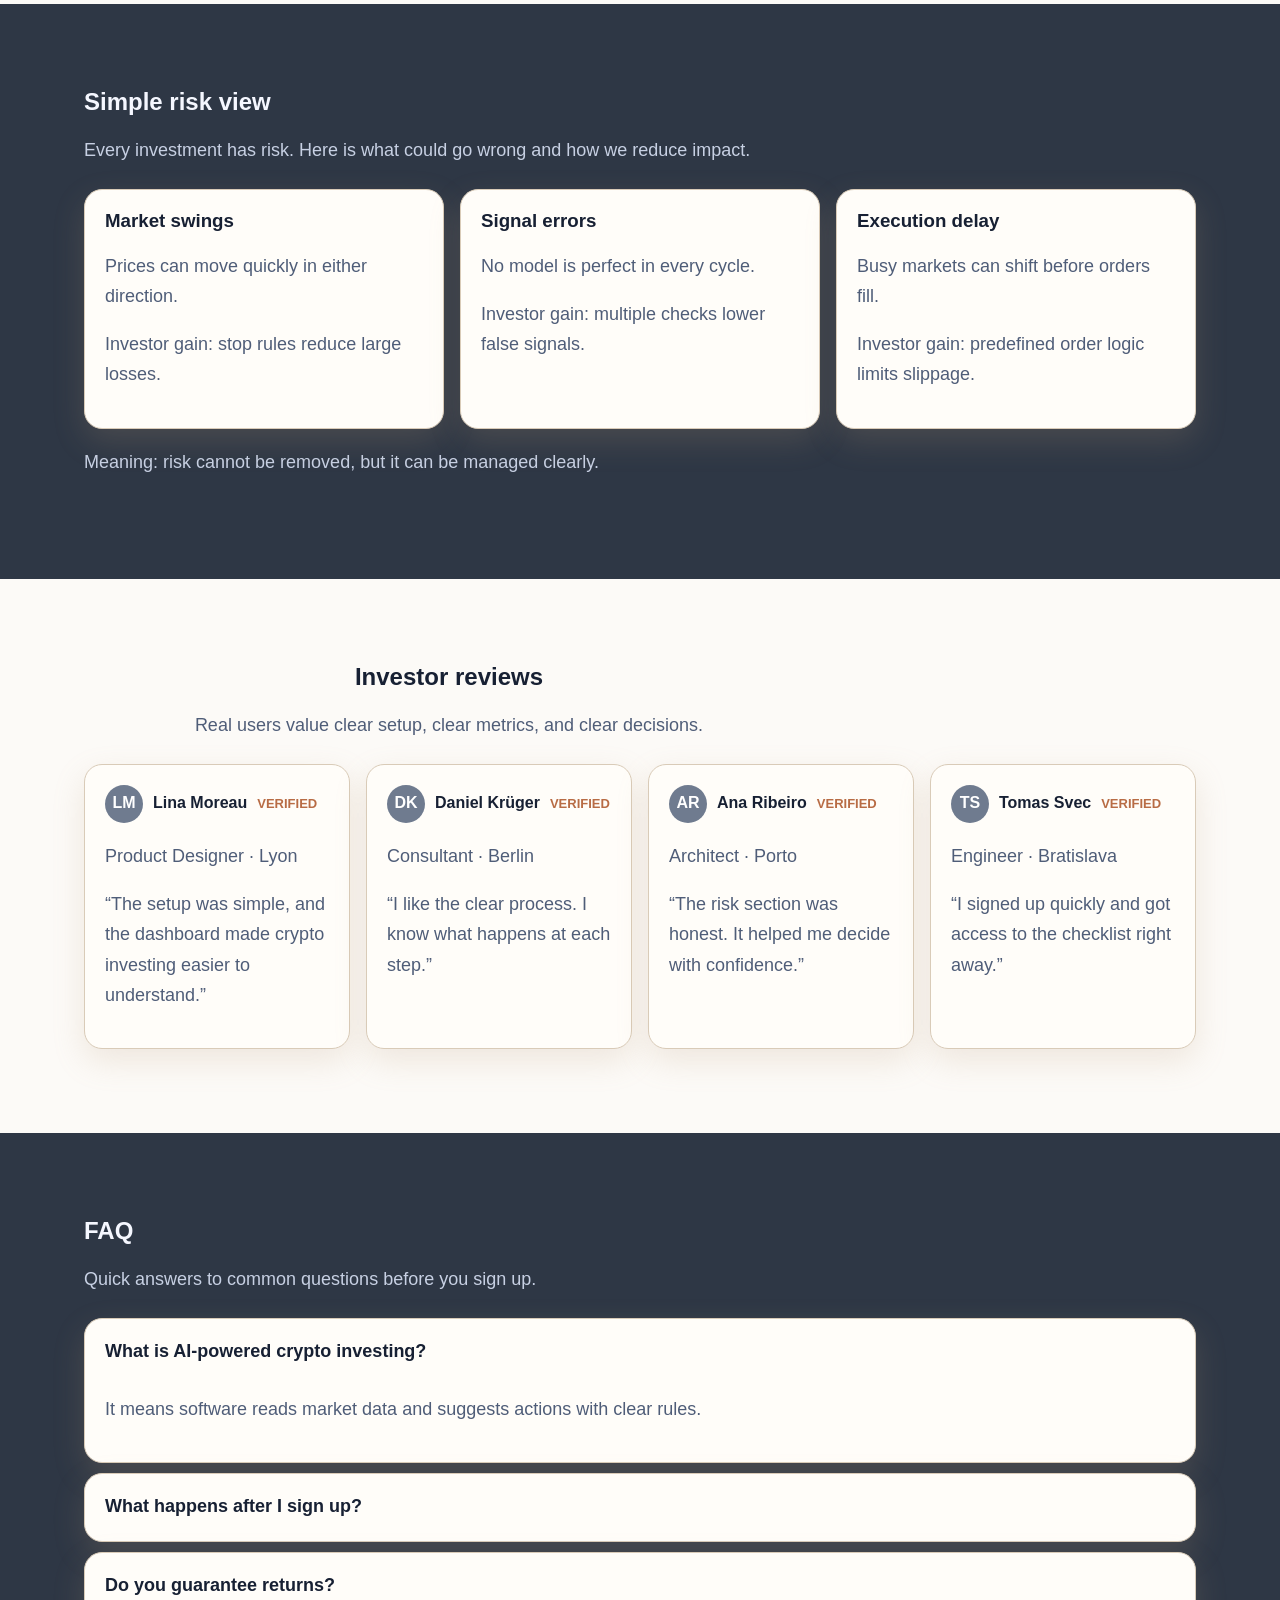
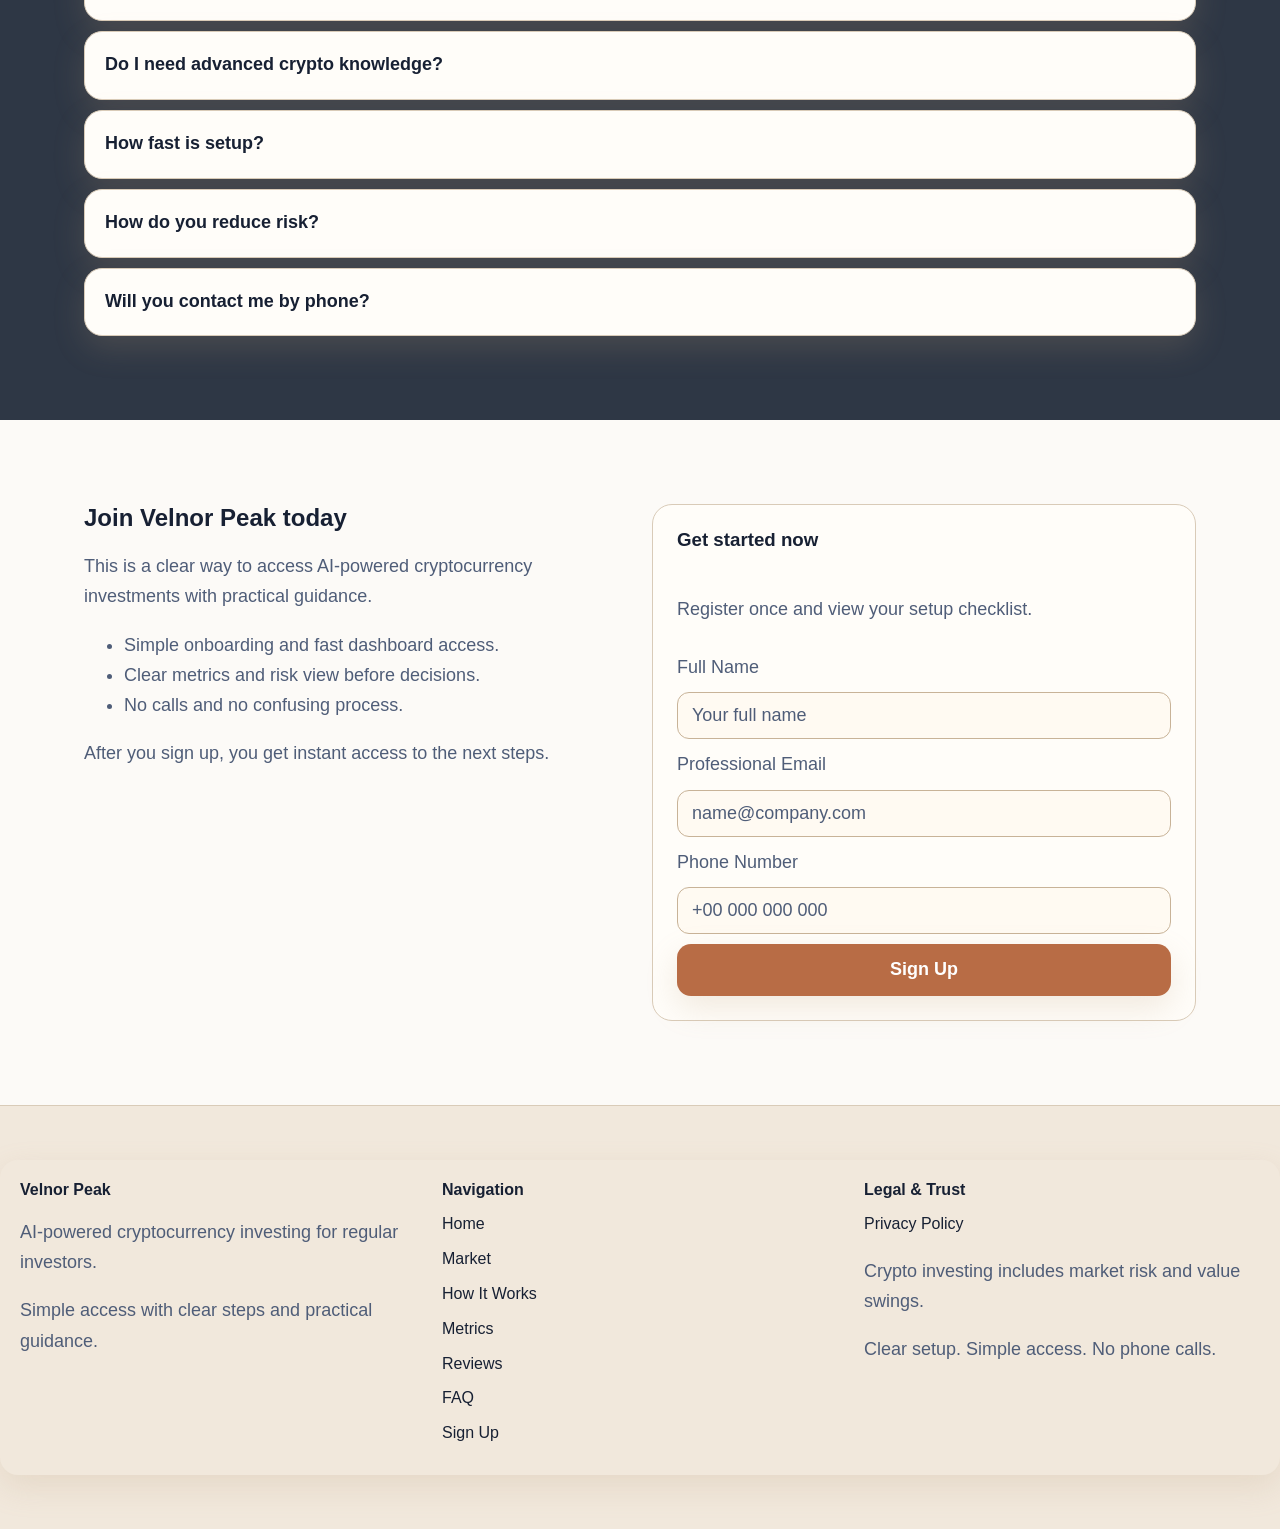
<file: sk/index.html>
<!DOCTYPE html>
<html lang="en">
<head>
  <meta charset="UTF-8" />
  <meta name="viewport" content="width=device-width, initial-scale=1.0" />
  <title>Velnor Peak SK | AI Crypto Investing Guide</title>
  <meta name="description" content="Use Velnor Peak to explore AI-powered crypto investing with clear process, metrics, and risk control." />
  <link rel="canonical" href="https://velnorpeak.com/sk/index.html" />
  <link rel="alternate" hreflang="en" href="https://velnorpeak.com/index.html" />
  <link rel="alternate" hreflang="de" href="https://velnorpeak.com/de/index.html" />
  <link rel="alternate" hreflang="fr" href="https://velnorpeak.com/fr/index.html" />
  <link rel="alternate" hreflang="es" href="https://velnorpeak.com/es/index.html" />
  <link rel="alternate" hreflang="it" href="https://velnorpeak.com/it/index.html" />
  <link rel="alternate" hreflang="tr" href="https://velnorpeak.com/tr/index.html" />
  <link rel="alternate" hreflang="pt" href="https://velnorpeak.com/pt/index.html" />
  <link rel="alternate" hreflang="ja" href="https://velnorpeak.com/jp/index.html" />
  <link rel="alternate" hreflang="sk" href="https://velnorpeak.com/sk/index.html" />
  <link rel="alternate" hreflang="nl-BE" href="https://velnorpeak.com/be/index.html" />
  <link rel="alternate" hreflang="x-default" href="https://velnorpeak.com/index.html" />
  <meta property="og:title" content="Velnor Peak SK | AI Crypto Investing Guide" />
  <meta property="og:description" content="Use Velnor Peak to explore AI-powered crypto investing with clear process, metrics, and risk control." />
  <meta property="og:type" content="website" />
  <meta property="og:url" content="https://velnorpeak.com/sk/index.html" />
  <meta property="twitter:card" content="summary_large_image" />
  <meta property="twitter:title" content="Velnor Peak SK | AI Crypto Investing Guide" />
  <meta property="twitter:description" content="Use Velnor Peak to explore AI-powered crypto investing with clear process, metrics, and risk control." />
  <link rel="stylesheet" href="../assets/style.css" />
</head>
<body>
<header class="site-header">
  <div class="container header-wrap">
    <a class="brand" href="../index.html">Velnor Peak</a>
    <nav class="main-nav" aria-label="Main">
      <a href="#home">Home</a><a href="#market">Market</a><a href="#model">How It Works</a><a href="#metrics">Metrics</a><a href="#reviews">Reviews</a><a href="#faq">FAQ</a>
    </nav>
    <div class="header-actions">
      <div class="lang" aria-label="Language switcher">
        <button class="lang-toggle" type="button">Slovak</button>
        <div class="lang-menu" role="menu">
          <a href="../index.html"><img class="flag" loading="lazy" src="https://flagcdn.com/gb.svg" alt="">English</a>
<a href="../de/index.html"><img class="flag" loading="lazy" src="https://flagcdn.com/de.svg" alt="">Deutsch</a>
<a href="../fr/index.html"><img class="flag" loading="lazy" src="https://flagcdn.com/fr.svg" alt="">Français</a>
<a href="../es/index.html"><img class="flag" loading="lazy" src="https://flagcdn.com/es.svg" alt="">Español</a>
<a href="../it/index.html"><img class="flag" loading="lazy" src="https://flagcdn.com/it.svg" alt="">Italiano</a>
<a href="../tr/index.html"><img class="flag" loading="lazy" src="https://flagcdn.com/tr.svg" alt="">Türkçe</a>
<a href="../pt/index.html"><img class="flag" loading="lazy" src="https://flagcdn.com/pt.svg" alt="">Português</a>
<a href="../jp/index.html"><img class="flag" loading="lazy" src="https://flagcdn.com/jp.svg" alt="">日本語</a>
<a href="../sk/index.html"><img class="flag" loading="lazy" src="https://flagcdn.com/sk.svg" alt="">Slovak</a>
<a href="../be/index.html"><img class="flag" loading="lazy" src="https://flagcdn.com/be.svg" alt="">Nederlands (BE)</a>
        </div>
      </div>
      <a class="btn btn-primary" href="#signup">Sign Up</a>
      <button class="burger" type="button" aria-label="Open menu" aria-expanded="false"><span></span><span></span><span></span></button>
    </div>
  </div>
</header>
<div class="drawer" aria-hidden="true"><div class="drawer-panel"><button class="icon-btn drawer-close" aria-label="Close menu">✕</button><nav class="drawer-links"><a href="#home">Home</a><a href="#market">Market</a><a href="#model">How It Works</a><a href="#metrics">Metrics</a><a href="#reviews">Reviews</a><a href="#faq">FAQ</a></nav><div class="lang drawer-lang"><div class="lang-menu"><a href="../index.html"><img class="flag" loading="lazy" src="https://flagcdn.com/gb.svg" alt="">English</a>
<a href="../de/index.html"><img class="flag" loading="lazy" src="https://flagcdn.com/de.svg" alt="">Deutsch</a>
<a href="../fr/index.html"><img class="flag" loading="lazy" src="https://flagcdn.com/fr.svg" alt="">Français</a>
<a href="../es/index.html"><img class="flag" loading="lazy" src="https://flagcdn.com/es.svg" alt="">Español</a>
<a href="../it/index.html"><img class="flag" loading="lazy" src="https://flagcdn.com/it.svg" alt="">Italiano</a>
<a href="../tr/index.html"><img class="flag" loading="lazy" src="https://flagcdn.com/tr.svg" alt="">Türkçe</a>
<a href="../pt/index.html"><img class="flag" loading="lazy" src="https://flagcdn.com/pt.svg" alt="">Português</a>
<a href="../jp/index.html"><img class="flag" loading="lazy" src="https://flagcdn.com/jp.svg" alt="">日本語</a>
<a href="../sk/index.html"><img class="flag" loading="lazy" src="https://flagcdn.com/sk.svg" alt="">Slovak</a>
<a href="../be/index.html"><img class="flag" loading="lazy" src="https://flagcdn.com/be.svg" alt="">Nederlands (BE)</a></div></div><a class="btn btn-primary" href="#signup">Sign Up</a></div></div>

<main>
  <section id="home" class="section light hero">
    <div class="container hero-grid">
      <div>
        <h1>AI-powered crypto investing with clear steps</h1>
        <p class="lead">Velnor Peak gives you a simple way to join AI-powered cryptocurrency investments. Crypto investing matters now because new AI tools scan market moves faster than manual tracking. You get clear steps, visible metrics, and a practical setup flow. After you sign up, you get instant access to the next steps.</p>
        <div class="performance-block hero-panel">
          <p class="perf-title">Historical outcome range during favorable periods</p>
          <div class="perf-grid">
            <div class="perf-metric"><div class="perf-value">8–15%</div><div class="perf-label">Monthly range</div></div>
            <div class="perf-metric"><div class="perf-value">80–200%</div><div class="perf-label">Annual range</div></div>
          </div>
          <p class="perf-note">Returns depend on market conditions. Not guaranteed.</p>
        </div>
      </div>
      <form class="form-card" id="signup" aria-label="Lead form">
        <h3 class="form-title">Start in minutes</h3>
        <p class="form-sub">Clear setup. Simple access. No phone calls.</p>
        <label for="name">Full Name</label><input id="name" name="name" placeholder="Your full name" required />
        <label for="email">Professional Email</label><input id="email" name="email" type="email" placeholder="name@company.com" required />
        <label for="phone">Phone Number</label><input id="phone" name="phone" type="tel" placeholder="+00 000 000 000" required />
        <button class="btn btn-primary" type="submit">Sign Up</button>
      </form>
    </div>
  </section>

  <section id="market" class="section dark">
    <div class="container">
      <div class="section-head"><h2>Why crypto investing matters now</h2><p>More people use digital assets each year. AI tools help track fast market changes with less guesswork.</p></div>
      <div class="layout-split">
        <div class="card visual-card"><h3>Growth drivers</h3><ul><li>New payment apps increase real-world crypto use.</li><li>More global users can access markets 24/7.</li><li>AI tools spot patterns humans miss in busy markets.</li></ul><p class="muted">What it means: timing and data quality can improve entry choices.</p><p class="muted">Investor gain: you follow a faster decision system.</p></div>
        <div class="card visual-card"><h3>Adoption chart</h3><div class="bar-chart"><div class="bar-label"><span>Retail use</span><span>72%</span></div><div class="bar"><span style="width:72%"></span></div><div class="bar-label"><span>Payment growth</span><span>61%</span></div><div class="bar"><span style="width:61%"></span></div><div class="bar-label"><span>AI signal use</span><span>68%</span></div><div class="bar"><span style="width:68%"></span></div></div><p class="muted">Meaning: demand and tools are rising at the same time.</p><p class="muted">Investor gain: clearer entry points and faster reaction windows.</p></div>
      </div>
    </div>
  </section>

  <section id="model" class="section light">
    <div class="container">
      <div class="section-head"><h2>How AI crypto investing works</h2><p>Here is the simple model. Each step shows what happens and what you get.</p></div>
      <div class="grid-4">
        <article class="card process-card"><h3>1. Read signals</h3><p>AI scans trend, volume, and momentum in real time.</p><p class="muted">Investor gain: less manual tracking stress.</p></article>
        <article class="card process-card"><h3>2. Filter setup</h3><p>Weak signals are removed before any action starts.</p><p class="muted">Investor gain: cleaner opportunities only.</p></article>
        <article class="card process-card"><h3>3. Manage size</h3><p>Capital is split to avoid one large position risk.</p><p class="muted">Investor gain: more stable exposure.</p></article>
        <article class="card process-card"><h3>4. Review live</h3><p>Rules update as market direction changes.</p><p class="muted">Investor gain: quicker protection in sudden moves.</p></article>
      </div>
      <p class="muted">What it means: you get a structured system, not random market decisions.</p>
    </div>
  </section>

  <section class="section dark">
    <div class="container">
      <div class="section-head centered"><h2>Fast 24h setup process</h2><p>The onboarding path stays short and clear. Each step tells you exactly what happens next.</p></div>
      <div class="grid-4">
        <div class="card process-card"><h3>5 Minute · Sign up</h3><p>Create your account and verify your email.</p></div>
        <div class="card process-card"><h3>1–6 Hour · Profile check</h3><p>Add details and open your dashboard.</p></div>
        <div class="card process-card"><h3>6–12 Hour · Strategy view</h3><p>Review options and confirm your path.</p></div>
        <div class="card process-card"><h3>12–24 Hour · Activate</h3><p>Finish setup and start tracking performance.</p></div>
      </div>
      <p class="muted">Most people finish setup in 24 hours.</p>
      <p class="muted">After you sign up, you will see a clear setup checklist.</p>
    </div>
  </section>

  <section class="section light">
    <div class="container">
      <div class="section-head"><h2>What we focus on</h2><p>We select opportunities with clear momentum and clear liquidity, which means easy market entry and exit.</p></div>
      <div class="layout-split">
        <div class="card"><h3>Selection rules</h3><ul><li>Strong volume support over recent sessions.</li><li>Clear trend direction across major exchanges.</li><li>Lower spread for better trade efficiency.</li></ul><p class="muted">What it means: each setup must pass simple quality checks.</p><p class="muted">Investor gain: better consistency in trade selection.</p></div>
        <div class="card visual-card"><h3>Focus mix</h3><div class="bar-chart"><div class="bar-label"><span>Trend strength</span><span>40%</span></div><div class="bar"><span style="width:40%"></span></div><div class="bar-label"><span>Volume quality</span><span>35%</span></div><div class="bar"><span style="width:35%"></span></div><div class="bar-label"><span>Execution cost</span><span>25%</span></div><div class="bar"><span style="width:25%"></span></div></div><p class="muted">Meaning: no single factor controls every decision.</p><p class="muted">Investor gain: balanced opportunity screening.</p></div>
      </div>
    </div>
  </section>

  <section id="metrics" class="section dark">
    <div class="container">
      <div class="section-head"><h2>Performance snapshot</h2><p>These metrics show potential outcomes in strong and mixed market phases.</p></div>
      <div class="grid-3">
        <div class="card metric-card"><p>Target monthly range</p><div class="metric">8–15%</div><p>Reference benchmark: broad crypto trend index.</p><p class="muted">Investor gain: clear target band for planning.</p></div>
        <div class="card metric-card"><p>Observed annual range</p><div class="metric">80–200%</div><p>Reference benchmark: passive hold strategy.</p><p class="muted">Investor gain: compare active vs passive path.</p></div>
        <div class="card metric-card"><p>Capital control</p><div class="metric">3-Layer</div><p>Reference benchmark: single-entry portfolios.</p><p class="muted">Investor gain: risk spread across positions.</p></div>
      </div>
      <p class="muted">Meaning: outcomes vary, but structured controls guide each decision.</p>
    </div>
  </section>

  <section class="section light">
    <div class="container">
      <div class="section-head"><h2>Insights that drive returns</h2><p>Returns are shaped by trend timing, execution quality, and risk limits.</p></div>
      <div class="layout-split">
        <div class="card visual-card"><h3>Driver waterfall</h3><ul><li>Signal timing: +6 potential points.</li><li>Execution speed: +3 potential points.</li><li>Risk controls: protects downside impact.</li></ul><p class="muted">Meaning: process quality can improve net outcomes.</p><p class="muted">Investor gain: better understanding of return drivers.</p></div>
        <div class="card"><h3>Simple interpretation</h3><p>Crypto investing moves fast, so delay can reduce results. AI helps process market data quickly and keep actions consistent.</p><ul><li>Benefit: less emotional trading.</li><li>Benefit: faster reaction to trend shifts.</li><li>Risk note: fast markets can reverse sharply.</li></ul><p class="muted">Investor gain: clearer decisions with less noise.</p></div>
      </div>
    </div>
  </section>

  <section class="section dark">
    <div class="container">
      <div class="section-head"><h2>Simple risk view</h2><p>Every investment has risk. Here is what could go wrong and how we reduce impact.</p></div>
      <div class="grid-3 risk-list">
        <article class="card"><h3>Market swings</h3><p>Prices can move quickly in either direction.</p><p class="muted">Investor gain: stop rules reduce large losses.</p></article>
        <article class="card"><h3>Signal errors</h3><p>No model is perfect in every cycle.</p><p class="muted">Investor gain: multiple checks lower false signals.</p></article>
        <article class="card"><h3>Execution delay</h3><p>Busy markets can shift before orders fill.</p><p class="muted">Investor gain: predefined order logic limits slippage.</p></article>
      </div>
      <p class="muted">Meaning: risk cannot be removed, but it can be managed clearly.</p>
    </div>
  </section>

  <section id="reviews" class="section light">
    <div class="container">
      <div class="section-head centered"><h2>Investor reviews</h2><p>Real users value clear setup, clear metrics, and clear decisions.</p></div>
      <div class="grid-4">
        <article class="card review-card"><div class="review-top"><span class="avatar">LM</span><strong>Lina Moreau</strong><span class="verified">VERIFIED</span></div><p>Product Designer · Lyon</p><p>“The setup was simple, and the dashboard made crypto investing easier to understand.”</p></article>
        <article class="card review-card"><div class="review-top"><span class="avatar">DK</span><strong>Daniel Krüger</strong><span class="verified">VERIFIED</span></div><p>Consultant · Berlin</p><p>“I like the clear process. I know what happens at each step.”</p></article>
        <article class="card review-card"><div class="review-top"><span class="avatar">AR</span><strong>Ana Ribeiro</strong><span class="verified">VERIFIED</span></div><p>Architect · Porto</p><p>“The risk section was honest. It helped me decide with confidence.”</p></article>
        <article class="card review-card"><div class="review-top"><span class="avatar">TS</span><strong>Tomas Svec</strong><span class="verified">VERIFIED</span></div><p>Engineer · Bratislava</p><p>“I signed up quickly and got access to the checklist right away.”</p></article>
      </div>
    </div>
  </section>

  <section id="faq" class="section dark">
    <div class="container">
      <div class="section-head"><h2>FAQ</h2><p>Quick answers to common questions before you sign up.</p></div>
      <div class="faq-list">
        <div class="faq-item open"><button class="faq-question">What is AI-powered crypto investing?</button><div class="faq-answer"><p>It means software reads market data and suggests actions with clear rules.</p></div></div>
        <div class="faq-item"><button class="faq-question">What happens after I sign up?</button><div class="faq-answer"><p>After you sign up, you can review the options and choose what to do next.</p></div></div>
        <div class="faq-item"><button class="faq-question">Do you guarantee returns?</button><div class="faq-answer"><p>No. Returns depend on market conditions and are never guaranteed.</p></div></div>
        <div class="faq-item"><button class="faq-question">Do I need advanced crypto knowledge?</button><div class="faq-answer"><p>No. The flow is built for regular investors who want clarity.</p></div></div>
        <div class="faq-item"><button class="faq-question">How fast is setup?</button><div class="faq-answer"><p>Most people finish setup in 24 hours with a simple checklist.</p></div></div>
        <div class="faq-item"><button class="faq-question">How do you reduce risk?</button><div class="faq-answer"><p>We use position limits, stop logic, and signal filters to reduce exposure.</p></div></div>
        <div class="faq-item"><button class="faq-question">Will you contact me by phone?</button><div class="faq-answer"><p>No phone calls are required. We may send a short email to confirm your details.</p></div></div>
      </div>
    </div>
  </section>

  <section class="section light">
    <div class="container layout-split">
      <div>
        <h2>Join Velnor Peak today</h2>
        <p>This is a clear way to access AI-powered cryptocurrency investments with practical guidance.</p>
        <ul><li>Simple onboarding and fast dashboard access.</li><li>Clear metrics and risk view before decisions.</li><li>No calls and no confusing process.</li></ul>
        <p>After you sign up, you get instant access to the next steps.</p>
      </div>
      <form class="form-card" aria-label="Final lead form">
        <h3>Get started now</h3>
        <p>Register once and view your setup checklist.</p>
        <label for="name2">Full Name</label><input id="name2" name="name2" placeholder="Your full name" required />
        <label for="email2">Professional Email</label><input id="email2" name="email2" type="email" placeholder="name@company.com" required />
        <label for="phone2">Phone Number</label><input id="phone2" name="phone2" type="tel" placeholder="+00 000 000 000" required />
        <button class="btn btn-primary" type="submit">Sign Up</button>
      </form>
    </div>
  </section>
</main>

<footer class="footer">
  <div class="container footer-grid footer-panel">
    <div><h4>Velnor Peak</h4><p>AI-powered cryptocurrency investing for regular investors.</p><p>Simple access with clear steps and practical guidance.</p></div>
    <div><h4>Navigation</h4><a href="#home">Home</a><a href="#market">Market</a><a href="#model">How It Works</a><a href="#metrics">Metrics</a><a href="#reviews">Reviews</a><a href="#faq">FAQ</a><a href="#signup">Sign Up</a></div>
    <div><h4>Legal & Trust</h4><a href="#" data-open-privacy>Privacy Policy</a><p>Crypto investing includes market risk and value swings.</p><p>Clear setup. Simple access. No phone calls.</p></div>
  </div>
</footer>

<div class="modal" role="dialog" aria-modal="true" aria-label="Privacy Policy">
  <div class="modal-card">
    <div class="modal-head"><h3>Privacy Policy</h3><button class="icon-btn" data-close-privacy aria-label="Close privacy">✕</button></div>
    <p><strong>Introduction:</strong> We explain what data we use and why.</p>
    <p><strong>Data collection:</strong> We collect your name, email, phone, device, and usage events.</p>
    <p><strong>Legal basis:</strong> We process data for service delivery, security, and your consent choices.</p>
    <p><strong>Cookies:</strong> Cookies help login, analytics, and safer performance.</p>
    <p><strong>Retention:</strong> Data stays only as long as needed for service and legal duties.</p>
    <p><strong>Third-party sharing:</strong> We share with secure providers for hosting, email, and analytics.</p>
    <p><strong>Security:</strong> We use encryption, access controls, and audit checks.</p>
    <p><strong>User rights:</strong> You can request access, correction, deletion, or restriction.</p>
    <p><strong>International transfers:</strong> Data may move across regions with safeguards.</p>
    <p><strong>Industry risk disclosure:</strong> Crypto markets can be volatile and losses can happen.</p>
    <p><strong>Contact:</strong> privacy@velnorpeak.com</p>
    <div class="modal-foot"><button class="btn" data-close-privacy>Close</button></div>
  </div>
</div>

<script type="application/ld+json">
{
  "@context":"https://schema.org",
  "@graph":[
    {"@type":"Organization","name":"Velnor Peak","url":"https://velnorpeak.com","email":"hello@velnorpeak.com"},
    {"@type":"WebSite","name":"Velnor Peak","url":"https://velnorpeak.com"},
    {"@type":"FAQPage","mainEntity":[
      {"@type":"Question","name":"What is AI-powered crypto investing?","acceptedAnswer":{"@type":"Answer","text":"It means software reads market data and suggests actions with clear rules."}},
      {"@type":"Question","name":"Do you guarantee returns?","acceptedAnswer":{"@type":"Answer","text":"No. Returns depend on market conditions and are never guaranteed."}}
    ]},
    {"@type":"Review","author":{"@type":"Person","name":"Lina Moreau"},"reviewBody":"The setup was simple, and the dashboard made crypto investing easier to understand.","itemReviewed":{"@type":"Organization","name":"Velnor Peak"}}
  ]
}
</script>
<script defer src="../assets/app.js"></script>
</body>
</html>
</file>
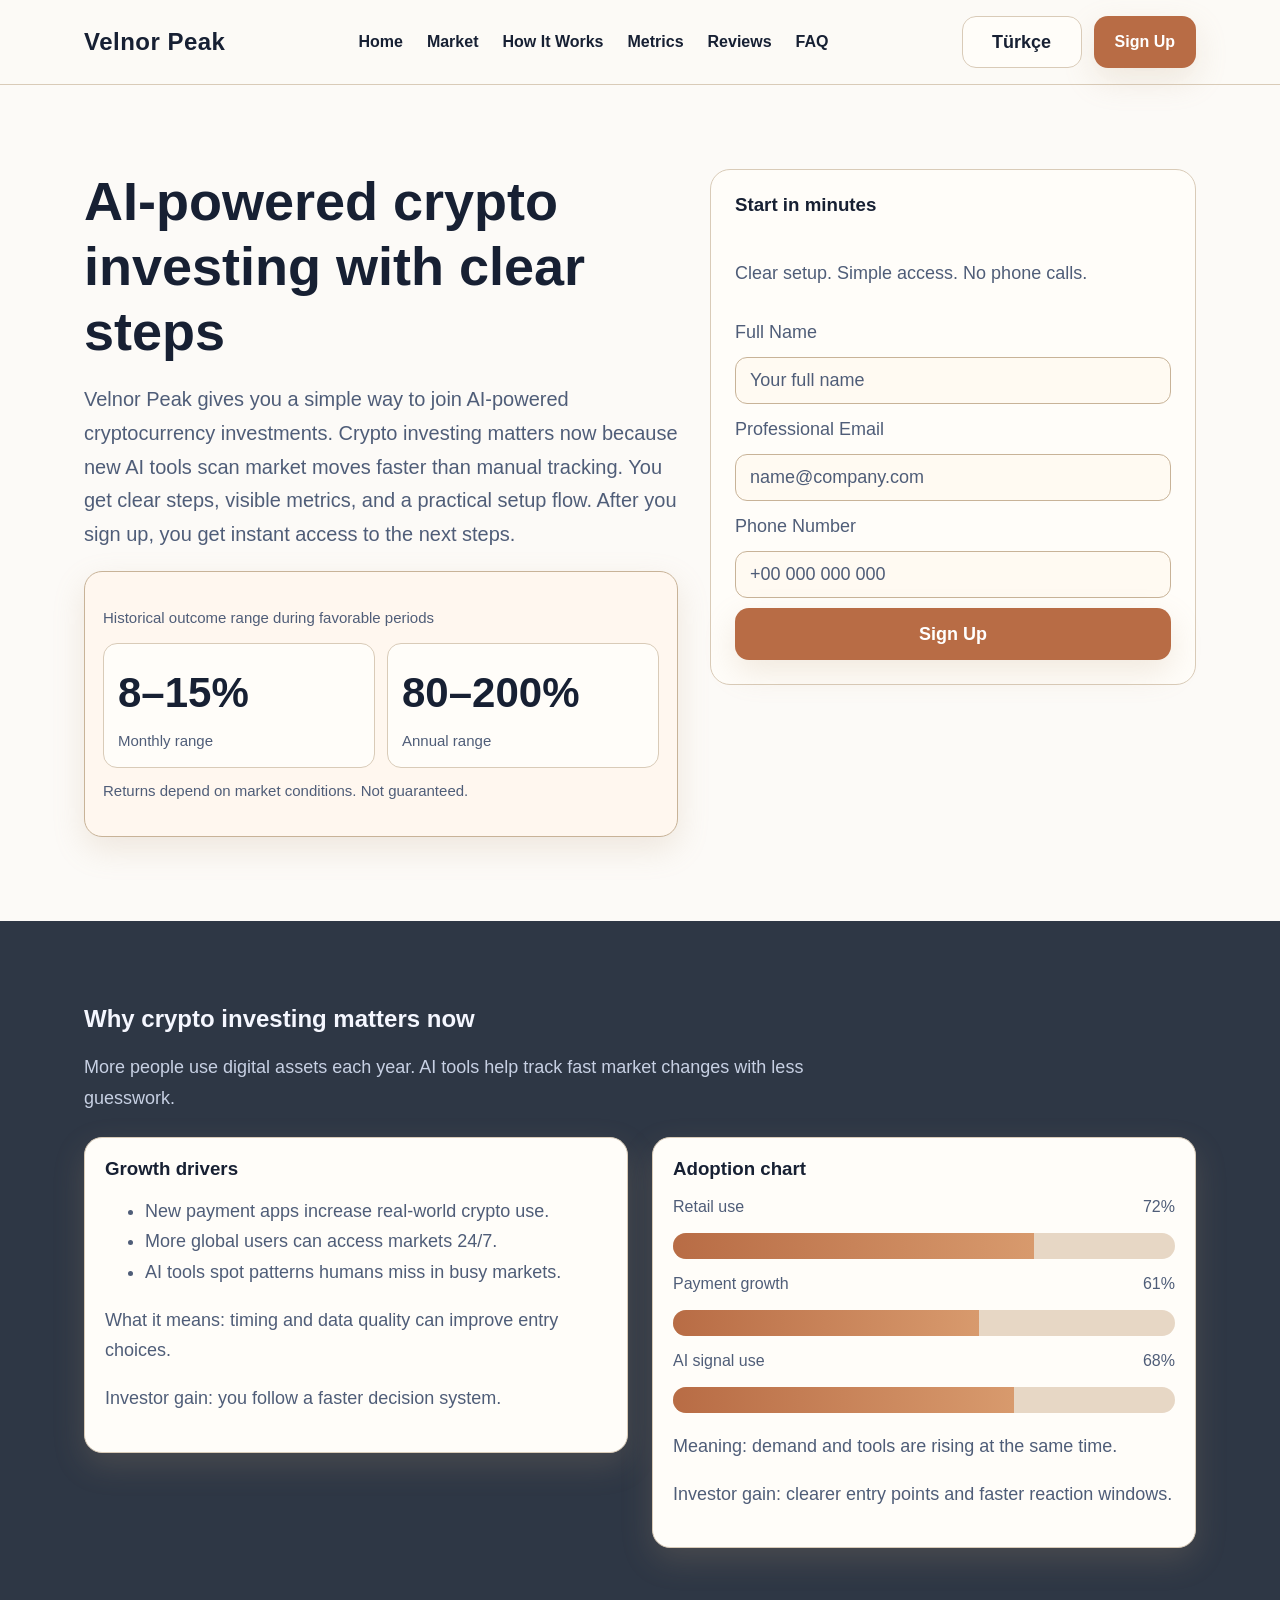
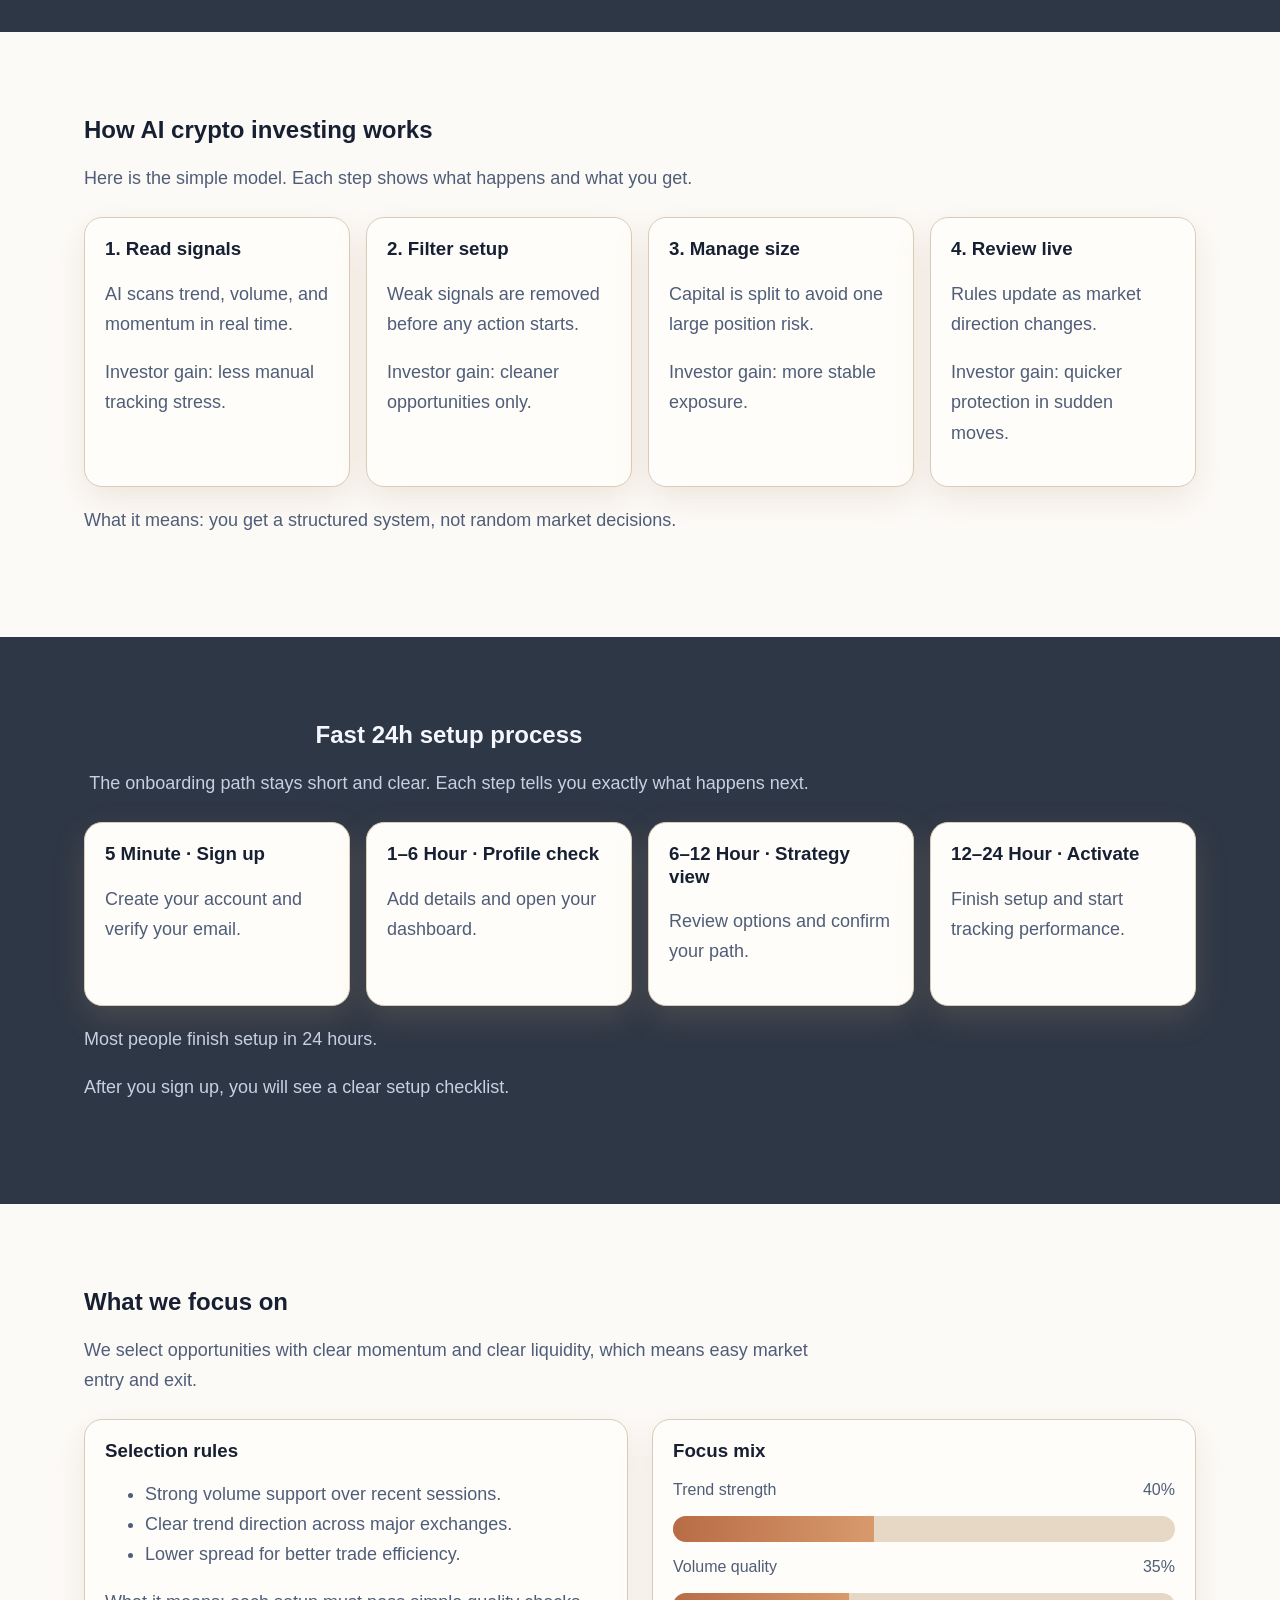
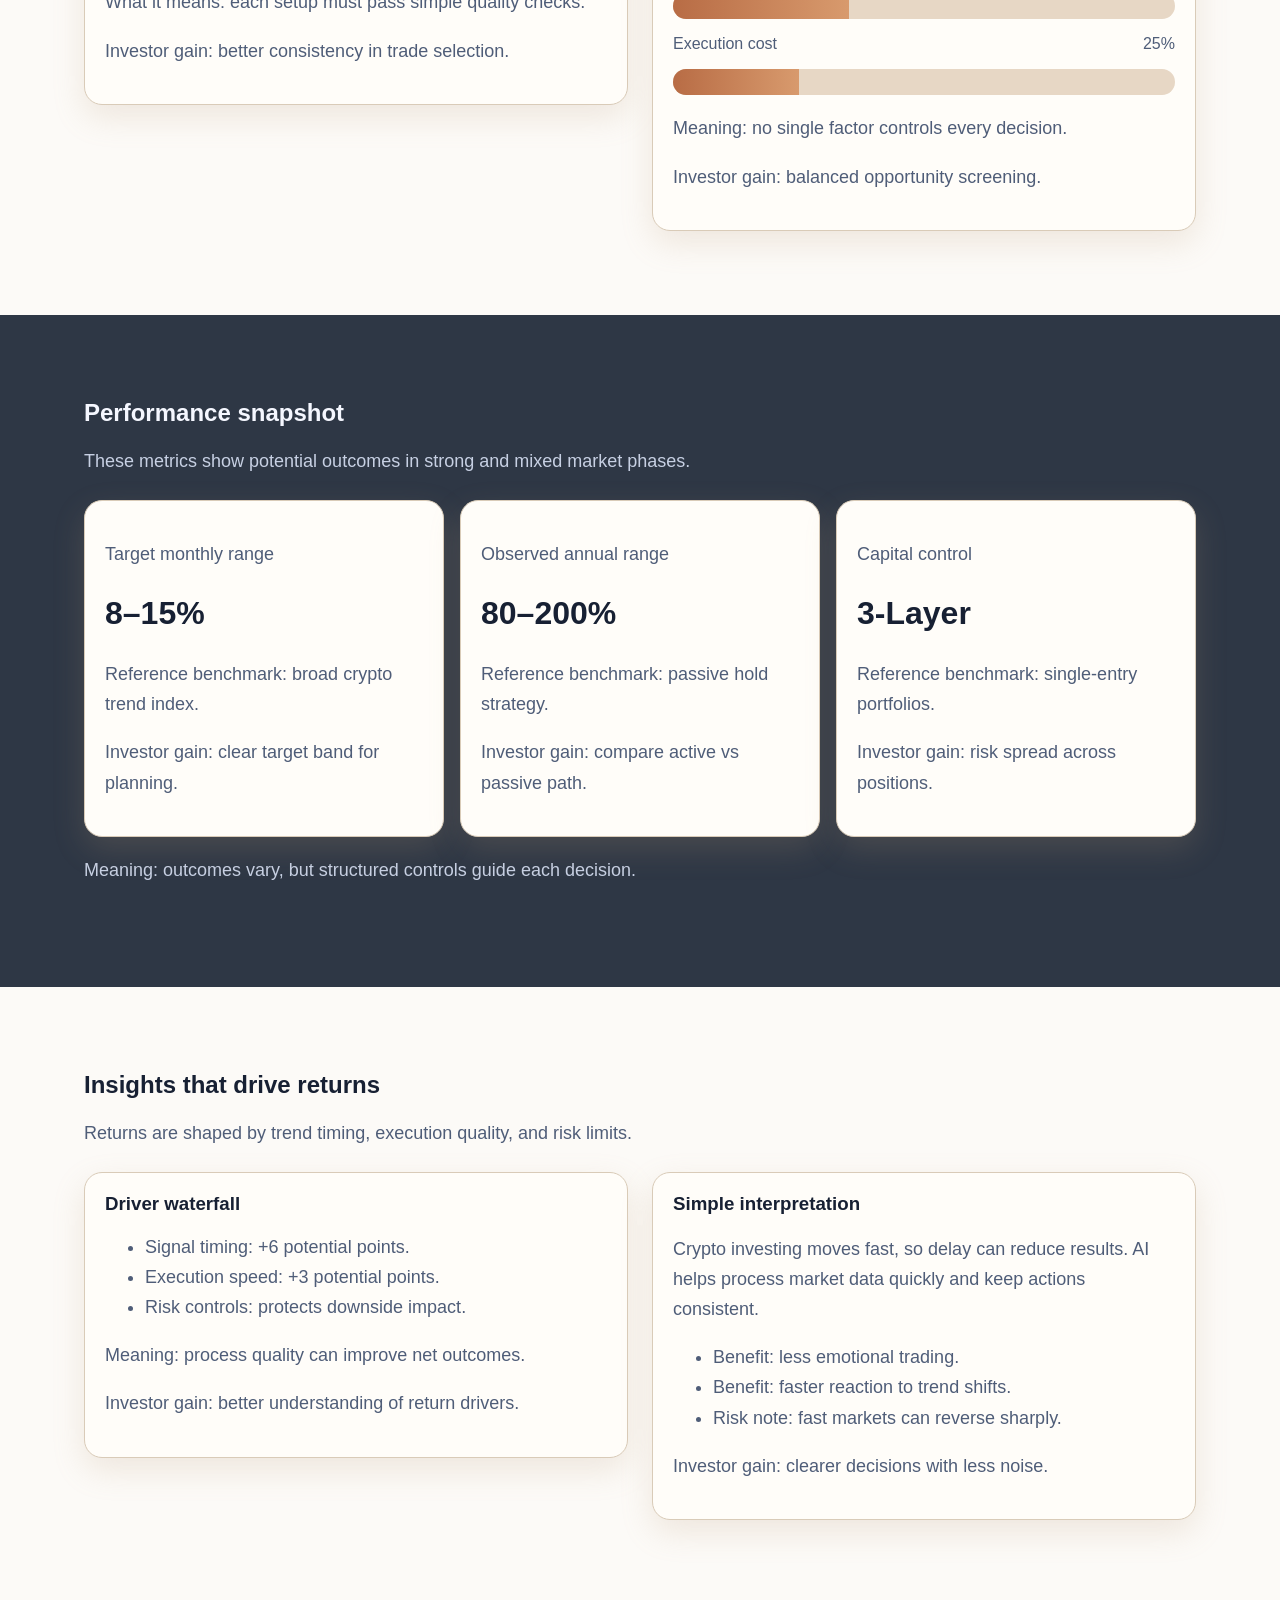
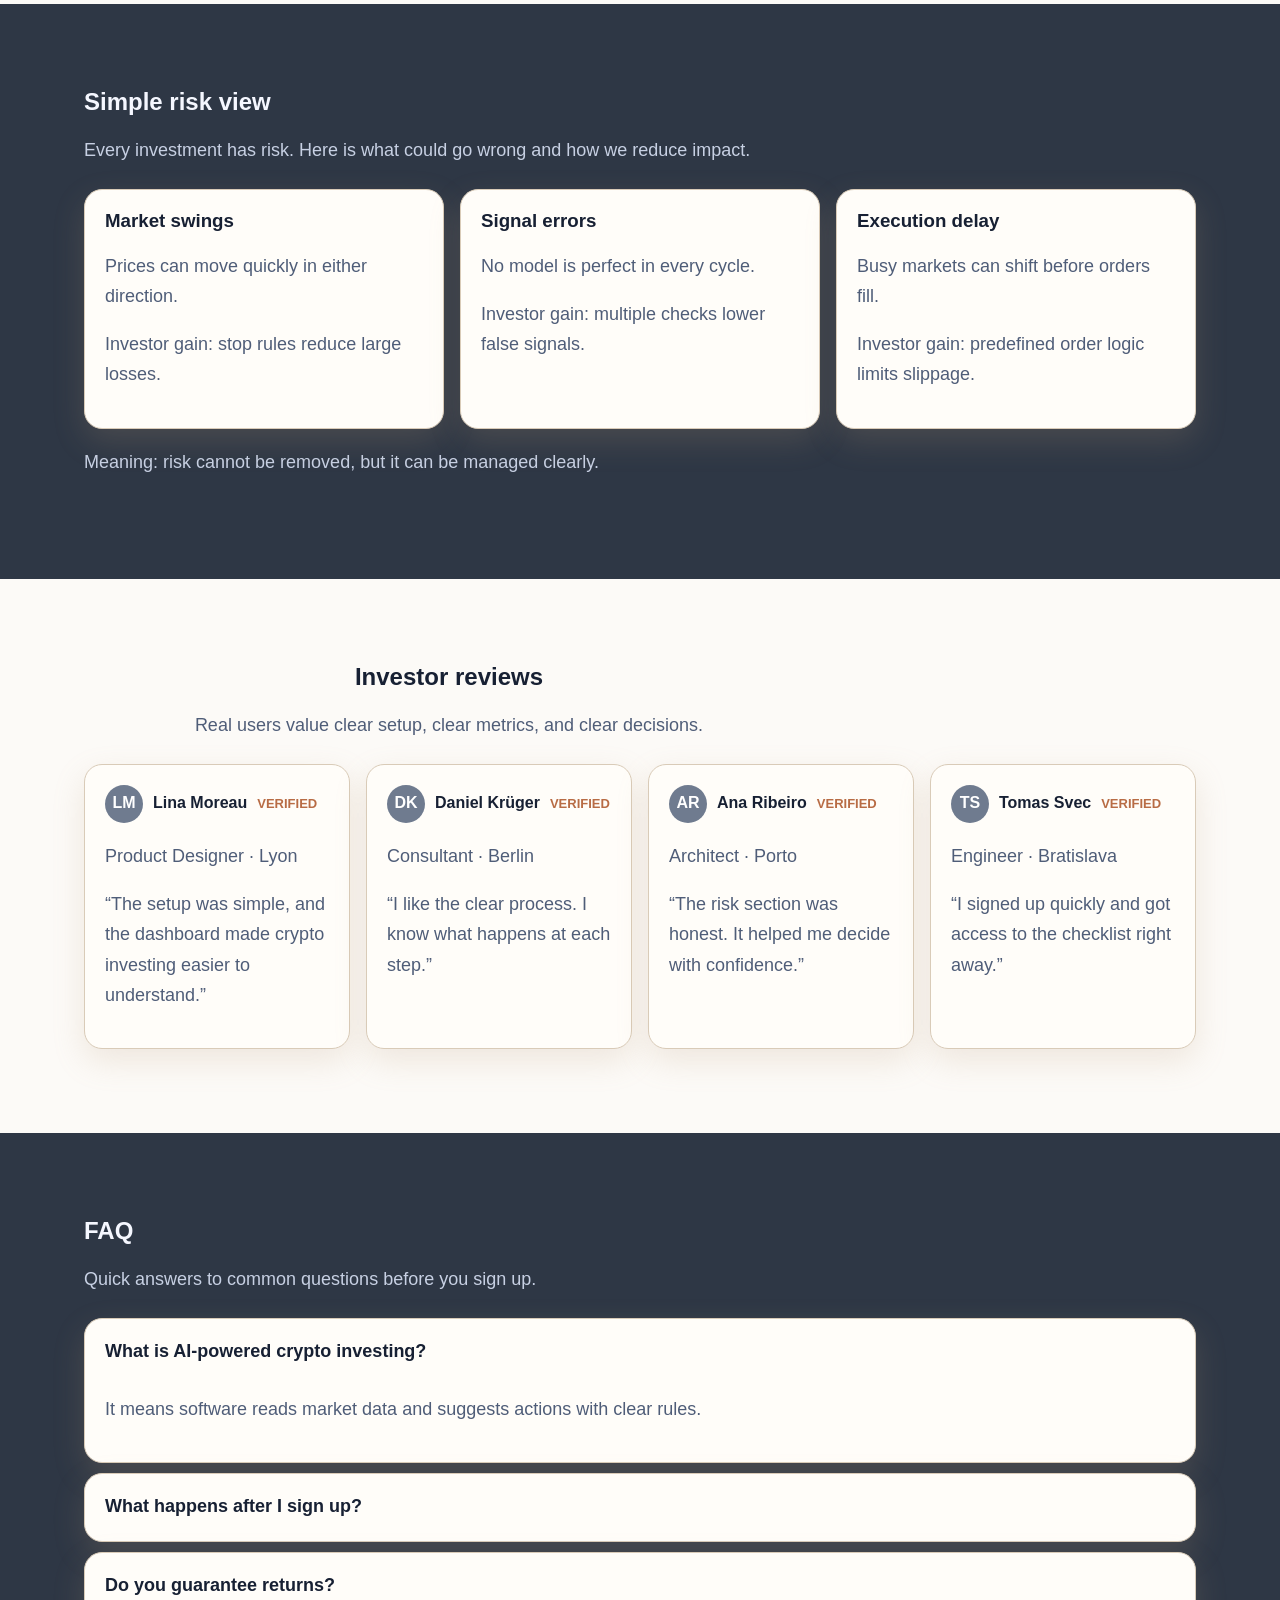
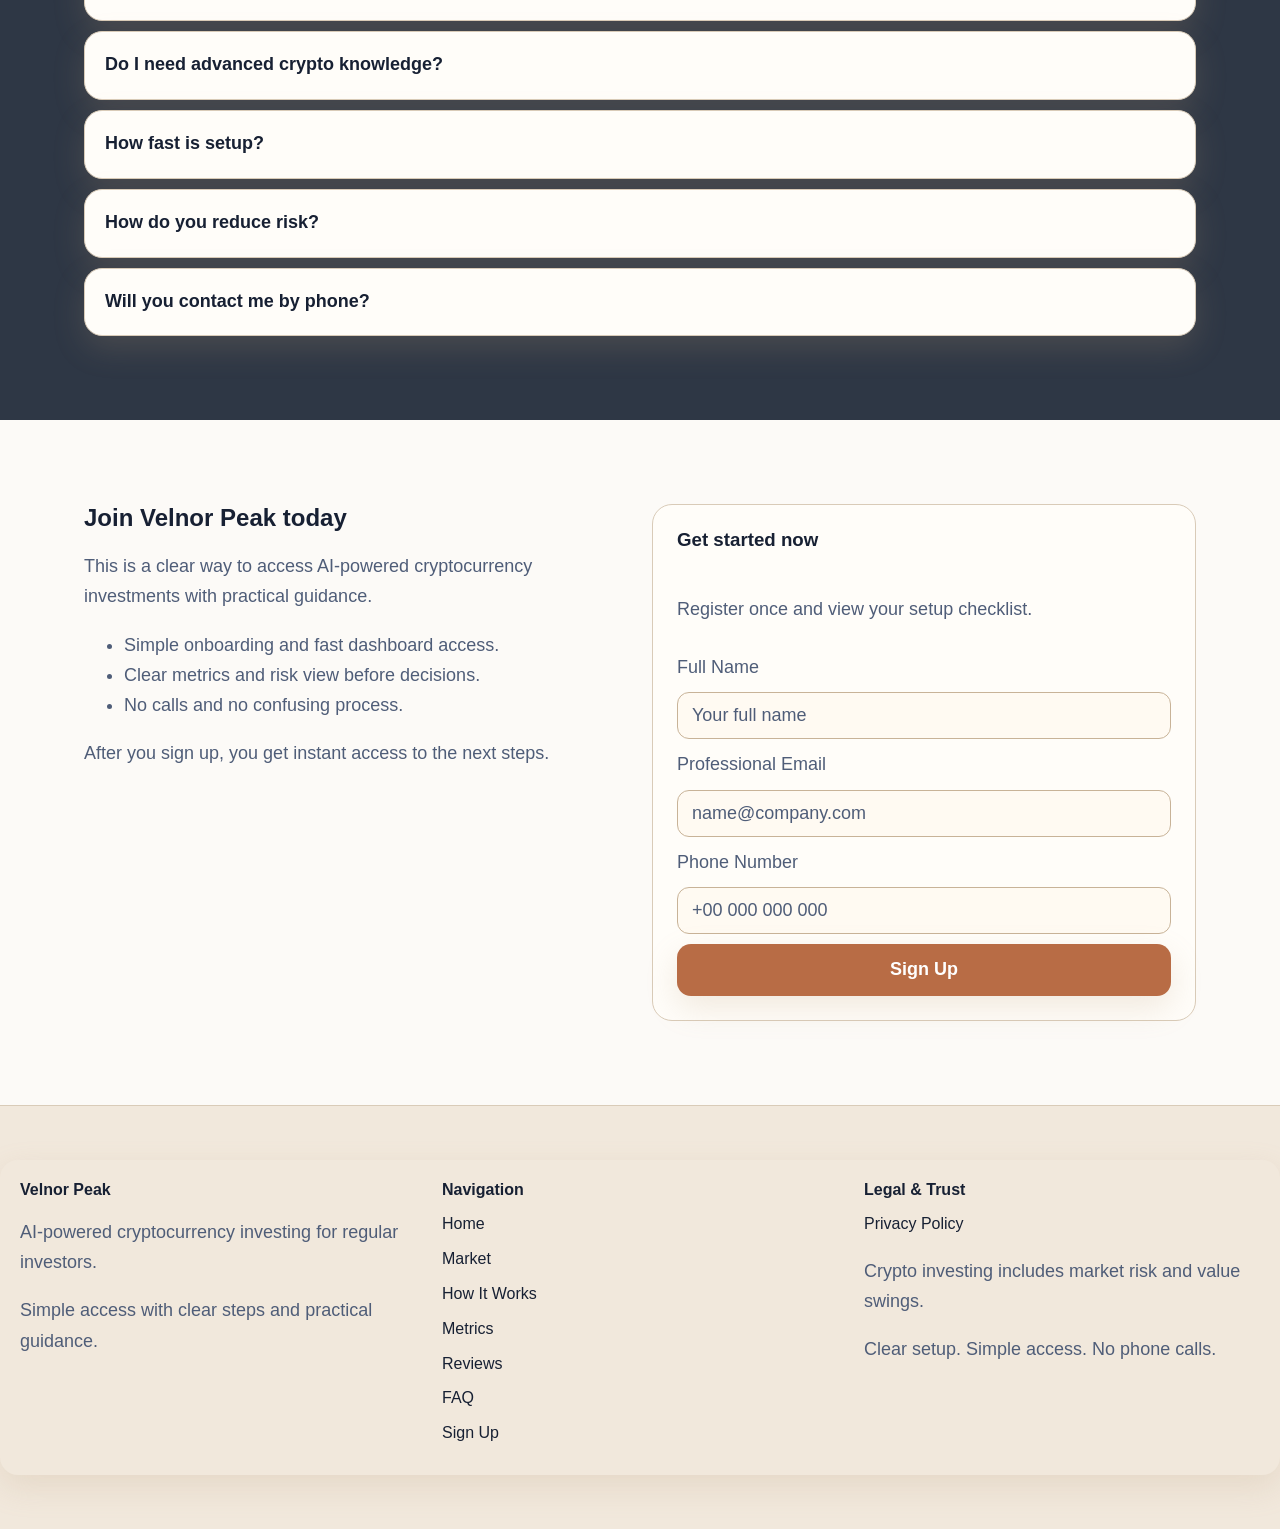
<file: tr/index.html>
<!DOCTYPE html>
<html lang="en">
<head>
  <meta charset="UTF-8" />
  <meta name="viewport" content="width=device-width, initial-scale=1.0" />
  <title>Velnor Peak TR | Clear Crypto Investing Flow</title>
  <meta name="description" content="Understand AI-powered crypto investing at Velnor Peak with easy setup and investor-focused guidance." />
  <link rel="canonical" href="https://velnorpeak.com/tr/index.html" />
  <link rel="alternate" hreflang="en" href="https://velnorpeak.com/index.html" />
  <link rel="alternate" hreflang="de" href="https://velnorpeak.com/de/index.html" />
  <link rel="alternate" hreflang="fr" href="https://velnorpeak.com/fr/index.html" />
  <link rel="alternate" hreflang="es" href="https://velnorpeak.com/es/index.html" />
  <link rel="alternate" hreflang="it" href="https://velnorpeak.com/it/index.html" />
  <link rel="alternate" hreflang="tr" href="https://velnorpeak.com/tr/index.html" />
  <link rel="alternate" hreflang="pt" href="https://velnorpeak.com/pt/index.html" />
  <link rel="alternate" hreflang="ja" href="https://velnorpeak.com/jp/index.html" />
  <link rel="alternate" hreflang="sk" href="https://velnorpeak.com/sk/index.html" />
  <link rel="alternate" hreflang="nl-BE" href="https://velnorpeak.com/be/index.html" />
  <link rel="alternate" hreflang="x-default" href="https://velnorpeak.com/index.html" />
  <meta property="og:title" content="Velnor Peak TR | Clear Crypto Investing Flow" />
  <meta property="og:description" content="Understand AI-powered crypto investing at Velnor Peak with easy setup and investor-focused guidance." />
  <meta property="og:type" content="website" />
  <meta property="og:url" content="https://velnorpeak.com/tr/index.html" />
  <meta property="twitter:card" content="summary_large_image" />
  <meta property="twitter:title" content="Velnor Peak TR | Clear Crypto Investing Flow" />
  <meta property="twitter:description" content="Understand AI-powered crypto investing at Velnor Peak with easy setup and investor-focused guidance." />
  <link rel="stylesheet" href="../assets/style.css" />
</head>
<body>
<header class="site-header">
  <div class="container header-wrap">
    <a class="brand" href="../index.html">Velnor Peak</a>
    <nav class="main-nav" aria-label="Main">
      <a href="#home">Home</a><a href="#market">Market</a><a href="#model">How It Works</a><a href="#metrics">Metrics</a><a href="#reviews">Reviews</a><a href="#faq">FAQ</a>
    </nav>
    <div class="header-actions">
      <div class="lang" aria-label="Language switcher">
        <button class="lang-toggle" type="button">Türkçe</button>
        <div class="lang-menu" role="menu">
          <a href="../index.html"><img class="flag" loading="lazy" src="https://flagcdn.com/gb.svg" alt="">English</a>
<a href="../de/index.html"><img class="flag" loading="lazy" src="https://flagcdn.com/de.svg" alt="">Deutsch</a>
<a href="../fr/index.html"><img class="flag" loading="lazy" src="https://flagcdn.com/fr.svg" alt="">Français</a>
<a href="../es/index.html"><img class="flag" loading="lazy" src="https://flagcdn.com/es.svg" alt="">Español</a>
<a href="../it/index.html"><img class="flag" loading="lazy" src="https://flagcdn.com/it.svg" alt="">Italiano</a>
<a href="../tr/index.html"><img class="flag" loading="lazy" src="https://flagcdn.com/tr.svg" alt="">Türkçe</a>
<a href="../pt/index.html"><img class="flag" loading="lazy" src="https://flagcdn.com/pt.svg" alt="">Português</a>
<a href="../jp/index.html"><img class="flag" loading="lazy" src="https://flagcdn.com/jp.svg" alt="">日本語</a>
<a href="../sk/index.html"><img class="flag" loading="lazy" src="https://flagcdn.com/sk.svg" alt="">Slovak</a>
<a href="../be/index.html"><img class="flag" loading="lazy" src="https://flagcdn.com/be.svg" alt="">Nederlands (BE)</a>
        </div>
      </div>
      <a class="btn btn-primary" href="#signup">Sign Up</a>
      <button class="burger" type="button" aria-label="Open menu" aria-expanded="false"><span></span><span></span><span></span></button>
    </div>
  </div>
</header>
<div class="drawer" aria-hidden="true"><div class="drawer-panel"><button class="icon-btn drawer-close" aria-label="Close menu">✕</button><nav class="drawer-links"><a href="#home">Home</a><a href="#market">Market</a><a href="#model">How It Works</a><a href="#metrics">Metrics</a><a href="#reviews">Reviews</a><a href="#faq">FAQ</a></nav><div class="lang drawer-lang"><div class="lang-menu"><a href="../index.html"><img class="flag" loading="lazy" src="https://flagcdn.com/gb.svg" alt="">English</a>
<a href="../de/index.html"><img class="flag" loading="lazy" src="https://flagcdn.com/de.svg" alt="">Deutsch</a>
<a href="../fr/index.html"><img class="flag" loading="lazy" src="https://flagcdn.com/fr.svg" alt="">Français</a>
<a href="../es/index.html"><img class="flag" loading="lazy" src="https://flagcdn.com/es.svg" alt="">Español</a>
<a href="../it/index.html"><img class="flag" loading="lazy" src="https://flagcdn.com/it.svg" alt="">Italiano</a>
<a href="../tr/index.html"><img class="flag" loading="lazy" src="https://flagcdn.com/tr.svg" alt="">Türkçe</a>
<a href="../pt/index.html"><img class="flag" loading="lazy" src="https://flagcdn.com/pt.svg" alt="">Português</a>
<a href="../jp/index.html"><img class="flag" loading="lazy" src="https://flagcdn.com/jp.svg" alt="">日本語</a>
<a href="../sk/index.html"><img class="flag" loading="lazy" src="https://flagcdn.com/sk.svg" alt="">Slovak</a>
<a href="../be/index.html"><img class="flag" loading="lazy" src="https://flagcdn.com/be.svg" alt="">Nederlands (BE)</a></div></div><a class="btn btn-primary" href="#signup">Sign Up</a></div></div>

<main>
  <section id="home" class="section light hero">
    <div class="container hero-grid">
      <div>
        <h1>AI-powered crypto investing with clear steps</h1>
        <p class="lead">Velnor Peak gives you a simple way to join AI-powered cryptocurrency investments. Crypto investing matters now because new AI tools scan market moves faster than manual tracking. You get clear steps, visible metrics, and a practical setup flow. After you sign up, you get instant access to the next steps.</p>
        <div class="performance-block hero-panel">
          <p class="perf-title">Historical outcome range during favorable periods</p>
          <div class="perf-grid">
            <div class="perf-metric"><div class="perf-value">8–15%</div><div class="perf-label">Monthly range</div></div>
            <div class="perf-metric"><div class="perf-value">80–200%</div><div class="perf-label">Annual range</div></div>
          </div>
          <p class="perf-note">Returns depend on market conditions. Not guaranteed.</p>
        </div>
      </div>
      <form class="form-card" id="signup" aria-label="Lead form">
        <h3 class="form-title">Start in minutes</h3>
        <p class="form-sub">Clear setup. Simple access. No phone calls.</p>
        <label for="name">Full Name</label><input id="name" name="name" placeholder="Your full name" required />
        <label for="email">Professional Email</label><input id="email" name="email" type="email" placeholder="name@company.com" required />
        <label for="phone">Phone Number</label><input id="phone" name="phone" type="tel" placeholder="+00 000 000 000" required />
        <button class="btn btn-primary" type="submit">Sign Up</button>
      </form>
    </div>
  </section>

  <section id="market" class="section dark">
    <div class="container">
      <div class="section-head"><h2>Why crypto investing matters now</h2><p>More people use digital assets each year. AI tools help track fast market changes with less guesswork.</p></div>
      <div class="layout-split">
        <div class="card visual-card"><h3>Growth drivers</h3><ul><li>New payment apps increase real-world crypto use.</li><li>More global users can access markets 24/7.</li><li>AI tools spot patterns humans miss in busy markets.</li></ul><p class="muted">What it means: timing and data quality can improve entry choices.</p><p class="muted">Investor gain: you follow a faster decision system.</p></div>
        <div class="card visual-card"><h3>Adoption chart</h3><div class="bar-chart"><div class="bar-label"><span>Retail use</span><span>72%</span></div><div class="bar"><span style="width:72%"></span></div><div class="bar-label"><span>Payment growth</span><span>61%</span></div><div class="bar"><span style="width:61%"></span></div><div class="bar-label"><span>AI signal use</span><span>68%</span></div><div class="bar"><span style="width:68%"></span></div></div><p class="muted">Meaning: demand and tools are rising at the same time.</p><p class="muted">Investor gain: clearer entry points and faster reaction windows.</p></div>
      </div>
    </div>
  </section>

  <section id="model" class="section light">
    <div class="container">
      <div class="section-head"><h2>How AI crypto investing works</h2><p>Here is the simple model. Each step shows what happens and what you get.</p></div>
      <div class="grid-4">
        <article class="card process-card"><h3>1. Read signals</h3><p>AI scans trend, volume, and momentum in real time.</p><p class="muted">Investor gain: less manual tracking stress.</p></article>
        <article class="card process-card"><h3>2. Filter setup</h3><p>Weak signals are removed before any action starts.</p><p class="muted">Investor gain: cleaner opportunities only.</p></article>
        <article class="card process-card"><h3>3. Manage size</h3><p>Capital is split to avoid one large position risk.</p><p class="muted">Investor gain: more stable exposure.</p></article>
        <article class="card process-card"><h3>4. Review live</h3><p>Rules update as market direction changes.</p><p class="muted">Investor gain: quicker protection in sudden moves.</p></article>
      </div>
      <p class="muted">What it means: you get a structured system, not random market decisions.</p>
    </div>
  </section>

  <section class="section dark">
    <div class="container">
      <div class="section-head centered"><h2>Fast 24h setup process</h2><p>The onboarding path stays short and clear. Each step tells you exactly what happens next.</p></div>
      <div class="grid-4">
        <div class="card process-card"><h3>5 Minute · Sign up</h3><p>Create your account and verify your email.</p></div>
        <div class="card process-card"><h3>1–6 Hour · Profile check</h3><p>Add details and open your dashboard.</p></div>
        <div class="card process-card"><h3>6–12 Hour · Strategy view</h3><p>Review options and confirm your path.</p></div>
        <div class="card process-card"><h3>12–24 Hour · Activate</h3><p>Finish setup and start tracking performance.</p></div>
      </div>
      <p class="muted">Most people finish setup in 24 hours.</p>
      <p class="muted">After you sign up, you will see a clear setup checklist.</p>
    </div>
  </section>

  <section class="section light">
    <div class="container">
      <div class="section-head"><h2>What we focus on</h2><p>We select opportunities with clear momentum and clear liquidity, which means easy market entry and exit.</p></div>
      <div class="layout-split">
        <div class="card"><h3>Selection rules</h3><ul><li>Strong volume support over recent sessions.</li><li>Clear trend direction across major exchanges.</li><li>Lower spread for better trade efficiency.</li></ul><p class="muted">What it means: each setup must pass simple quality checks.</p><p class="muted">Investor gain: better consistency in trade selection.</p></div>
        <div class="card visual-card"><h3>Focus mix</h3><div class="bar-chart"><div class="bar-label"><span>Trend strength</span><span>40%</span></div><div class="bar"><span style="width:40%"></span></div><div class="bar-label"><span>Volume quality</span><span>35%</span></div><div class="bar"><span style="width:35%"></span></div><div class="bar-label"><span>Execution cost</span><span>25%</span></div><div class="bar"><span style="width:25%"></span></div></div><p class="muted">Meaning: no single factor controls every decision.</p><p class="muted">Investor gain: balanced opportunity screening.</p></div>
      </div>
    </div>
  </section>

  <section id="metrics" class="section dark">
    <div class="container">
      <div class="section-head"><h2>Performance snapshot</h2><p>These metrics show potential outcomes in strong and mixed market phases.</p></div>
      <div class="grid-3">
        <div class="card metric-card"><p>Target monthly range</p><div class="metric">8–15%</div><p>Reference benchmark: broad crypto trend index.</p><p class="muted">Investor gain: clear target band for planning.</p></div>
        <div class="card metric-card"><p>Observed annual range</p><div class="metric">80–200%</div><p>Reference benchmark: passive hold strategy.</p><p class="muted">Investor gain: compare active vs passive path.</p></div>
        <div class="card metric-card"><p>Capital control</p><div class="metric">3-Layer</div><p>Reference benchmark: single-entry portfolios.</p><p class="muted">Investor gain: risk spread across positions.</p></div>
      </div>
      <p class="muted">Meaning: outcomes vary, but structured controls guide each decision.</p>
    </div>
  </section>

  <section class="section light">
    <div class="container">
      <div class="section-head"><h2>Insights that drive returns</h2><p>Returns are shaped by trend timing, execution quality, and risk limits.</p></div>
      <div class="layout-split">
        <div class="card visual-card"><h3>Driver waterfall</h3><ul><li>Signal timing: +6 potential points.</li><li>Execution speed: +3 potential points.</li><li>Risk controls: protects downside impact.</li></ul><p class="muted">Meaning: process quality can improve net outcomes.</p><p class="muted">Investor gain: better understanding of return drivers.</p></div>
        <div class="card"><h3>Simple interpretation</h3><p>Crypto investing moves fast, so delay can reduce results. AI helps process market data quickly and keep actions consistent.</p><ul><li>Benefit: less emotional trading.</li><li>Benefit: faster reaction to trend shifts.</li><li>Risk note: fast markets can reverse sharply.</li></ul><p class="muted">Investor gain: clearer decisions with less noise.</p></div>
      </div>
    </div>
  </section>

  <section class="section dark">
    <div class="container">
      <div class="section-head"><h2>Simple risk view</h2><p>Every investment has risk. Here is what could go wrong and how we reduce impact.</p></div>
      <div class="grid-3 risk-list">
        <article class="card"><h3>Market swings</h3><p>Prices can move quickly in either direction.</p><p class="muted">Investor gain: stop rules reduce large losses.</p></article>
        <article class="card"><h3>Signal errors</h3><p>No model is perfect in every cycle.</p><p class="muted">Investor gain: multiple checks lower false signals.</p></article>
        <article class="card"><h3>Execution delay</h3><p>Busy markets can shift before orders fill.</p><p class="muted">Investor gain: predefined order logic limits slippage.</p></article>
      </div>
      <p class="muted">Meaning: risk cannot be removed, but it can be managed clearly.</p>
    </div>
  </section>

  <section id="reviews" class="section light">
    <div class="container">
      <div class="section-head centered"><h2>Investor reviews</h2><p>Real users value clear setup, clear metrics, and clear decisions.</p></div>
      <div class="grid-4">
        <article class="card review-card"><div class="review-top"><span class="avatar">LM</span><strong>Lina Moreau</strong><span class="verified">VERIFIED</span></div><p>Product Designer · Lyon</p><p>“The setup was simple, and the dashboard made crypto investing easier to understand.”</p></article>
        <article class="card review-card"><div class="review-top"><span class="avatar">DK</span><strong>Daniel Krüger</strong><span class="verified">VERIFIED</span></div><p>Consultant · Berlin</p><p>“I like the clear process. I know what happens at each step.”</p></article>
        <article class="card review-card"><div class="review-top"><span class="avatar">AR</span><strong>Ana Ribeiro</strong><span class="verified">VERIFIED</span></div><p>Architect · Porto</p><p>“The risk section was honest. It helped me decide with confidence.”</p></article>
        <article class="card review-card"><div class="review-top"><span class="avatar">TS</span><strong>Tomas Svec</strong><span class="verified">VERIFIED</span></div><p>Engineer · Bratislava</p><p>“I signed up quickly and got access to the checklist right away.”</p></article>
      </div>
    </div>
  </section>

  <section id="faq" class="section dark">
    <div class="container">
      <div class="section-head"><h2>FAQ</h2><p>Quick answers to common questions before you sign up.</p></div>
      <div class="faq-list">
        <div class="faq-item open"><button class="faq-question">What is AI-powered crypto investing?</button><div class="faq-answer"><p>It means software reads market data and suggests actions with clear rules.</p></div></div>
        <div class="faq-item"><button class="faq-question">What happens after I sign up?</button><div class="faq-answer"><p>After you sign up, you can review the options and choose what to do next.</p></div></div>
        <div class="faq-item"><button class="faq-question">Do you guarantee returns?</button><div class="faq-answer"><p>No. Returns depend on market conditions and are never guaranteed.</p></div></div>
        <div class="faq-item"><button class="faq-question">Do I need advanced crypto knowledge?</button><div class="faq-answer"><p>No. The flow is built for regular investors who want clarity.</p></div></div>
        <div class="faq-item"><button class="faq-question">How fast is setup?</button><div class="faq-answer"><p>Most people finish setup in 24 hours with a simple checklist.</p></div></div>
        <div class="faq-item"><button class="faq-question">How do you reduce risk?</button><div class="faq-answer"><p>We use position limits, stop logic, and signal filters to reduce exposure.</p></div></div>
        <div class="faq-item"><button class="faq-question">Will you contact me by phone?</button><div class="faq-answer"><p>No phone calls are required. We may send a short email to confirm your details.</p></div></div>
      </div>
    </div>
  </section>

  <section class="section light">
    <div class="container layout-split">
      <div>
        <h2>Join Velnor Peak today</h2>
        <p>This is a clear way to access AI-powered cryptocurrency investments with practical guidance.</p>
        <ul><li>Simple onboarding and fast dashboard access.</li><li>Clear metrics and risk view before decisions.</li><li>No calls and no confusing process.</li></ul>
        <p>After you sign up, you get instant access to the next steps.</p>
      </div>
      <form class="form-card" aria-label="Final lead form">
        <h3>Get started now</h3>
        <p>Register once and view your setup checklist.</p>
        <label for="name2">Full Name</label><input id="name2" name="name2" placeholder="Your full name" required />
        <label for="email2">Professional Email</label><input id="email2" name="email2" type="email" placeholder="name@company.com" required />
        <label for="phone2">Phone Number</label><input id="phone2" name="phone2" type="tel" placeholder="+00 000 000 000" required />
        <button class="btn btn-primary" type="submit">Sign Up</button>
      </form>
    </div>
  </section>
</main>

<footer class="footer">
  <div class="container footer-grid footer-panel">
    <div><h4>Velnor Peak</h4><p>AI-powered cryptocurrency investing for regular investors.</p><p>Simple access with clear steps and practical guidance.</p></div>
    <div><h4>Navigation</h4><a href="#home">Home</a><a href="#market">Market</a><a href="#model">How It Works</a><a href="#metrics">Metrics</a><a href="#reviews">Reviews</a><a href="#faq">FAQ</a><a href="#signup">Sign Up</a></div>
    <div><h4>Legal & Trust</h4><a href="#" data-open-privacy>Privacy Policy</a><p>Crypto investing includes market risk and value swings.</p><p>Clear setup. Simple access. No phone calls.</p></div>
  </div>
</footer>

<div class="modal" role="dialog" aria-modal="true" aria-label="Privacy Policy">
  <div class="modal-card">
    <div class="modal-head"><h3>Privacy Policy</h3><button class="icon-btn" data-close-privacy aria-label="Close privacy">✕</button></div>
    <p><strong>Introduction:</strong> We explain what data we use and why.</p>
    <p><strong>Data collection:</strong> We collect your name, email, phone, device, and usage events.</p>
    <p><strong>Legal basis:</strong> We process data for service delivery, security, and your consent choices.</p>
    <p><strong>Cookies:</strong> Cookies help login, analytics, and safer performance.</p>
    <p><strong>Retention:</strong> Data stays only as long as needed for service and legal duties.</p>
    <p><strong>Third-party sharing:</strong> We share with secure providers for hosting, email, and analytics.</p>
    <p><strong>Security:</strong> We use encryption, access controls, and audit checks.</p>
    <p><strong>User rights:</strong> You can request access, correction, deletion, or restriction.</p>
    <p><strong>International transfers:</strong> Data may move across regions with safeguards.</p>
    <p><strong>Industry risk disclosure:</strong> Crypto markets can be volatile and losses can happen.</p>
    <p><strong>Contact:</strong> privacy@velnorpeak.com</p>
    <div class="modal-foot"><button class="btn" data-close-privacy>Close</button></div>
  </div>
</div>

<script type="application/ld+json">
{
  "@context":"https://schema.org",
  "@graph":[
    {"@type":"Organization","name":"Velnor Peak","url":"https://velnorpeak.com","email":"hello@velnorpeak.com"},
    {"@type":"WebSite","name":"Velnor Peak","url":"https://velnorpeak.com"},
    {"@type":"FAQPage","mainEntity":[
      {"@type":"Question","name":"What is AI-powered crypto investing?","acceptedAnswer":{"@type":"Answer","text":"It means software reads market data and suggests actions with clear rules."}},
      {"@type":"Question","name":"Do you guarantee returns?","acceptedAnswer":{"@type":"Answer","text":"No. Returns depend on market conditions and are never guaranteed."}}
    ]},
    {"@type":"Review","author":{"@type":"Person","name":"Lina Moreau"},"reviewBody":"The setup was simple, and the dashboard made crypto investing easier to understand.","itemReviewed":{"@type":"Organization","name":"Velnor Peak"}}
  ]
}
</script>
<script defer src="../assets/app.js"></script>
</body>
</html>
</file>
<file: assets/style.css>
/* PALETTE MODE: COPPER SLATE */
/* VISUAL MOOD: Warm executive minimal */
:root{
  --text-strong: #172033;
  --text-muted: #4f5d78;
  --text-on-dark: #f5f7ff;
  --text-muted-on-dark: #c7d0e3;
  --surface-0: #f4efe8;
  --surface-1: #fcfaf7;
  --surface-2: #2e3745;
  --surface-card: #fffdf9;
  --border-subtle: #d9cbb8;
  --input-bg: #fffaf2;
  --input-border: #c8b398;
  --focus-ring: #d9a66b;
  --shadow-soft: 0 12px 32px #b99b7a33;
  --accent: #b86c45;
  --accent-2: #6f7b8f;
  --btn-height: 52px;
}

*{box-sizing:border-box}
html,body{margin:0;padding:0;overflow-x:hidden}
body{
  font-family: Inter, "Segoe UI", sans-serif;
  background: var(--surface-0);
  color: var(--text-strong);
  line-height: 1.68;
}

h1,h2,h3,h4,h5,h6{color:inherit;line-height:1.2;margin:0 0 14px}
p,li,small,label{color:inherit}
p,li,label,small,input,button{font-size:18px}
a{color:var(--accent);text-decoration:none}
a:hover{text-decoration:underline}
img{max-width:100%}

.container{max-width:1160px;margin:0 auto;padding:0 24px}
.section{padding:84px 0;overflow:hidden}
.section.light { background: var(--surface-1); color: var(--text-strong); }
.section.light p, .section.light li { color: var(--text-muted); }
.section.dark { background: var(--surface-2); color: var(--text-on-dark); }
.section.dark p, .section.dark li { color: var(--text-muted-on-dark); }
.section.light small,.section.light label{color:var(--text-muted)}
.section.dark small,.section.dark label{color:var(--text-muted-on-dark)}

.site-header{position:sticky;top:0;z-index:40;background:#fcfaf7f2;backdrop-filter:blur(8px);border-bottom:1px solid var(--border-subtle)}
.header-wrap{display:flex;justify-content:space-between;align-items:center;gap:20px;min-height:84px}
.brand{font-size:24px;font-weight:800;letter-spacing:.02em;color:var(--text-strong)}
.main-nav{display:flex;gap:24px;align-items:center}
.main-nav a{font-weight:600;color:var(--text-strong)}
.header-actions{display:flex;align-items:center;gap:12px}

.btn,.lang-toggle{height:var(--btn-height);padding:0 20px;border-radius:14px;border:1px solid transparent;display:inline-flex;align-items:center;justify-content:center;font-weight:700;cursor:pointer}
.btn-primary{background:var(--accent);color:#fff;box-shadow:var(--shadow-soft)}
.btn-primary:hover{background:#9f5936;text-decoration:none}
.btn-primary:focus-visible,.lang-toggle:focus-visible,.icon-btn:focus-visible,input:focus-visible,.faq-question:focus-visible{outline:none;box-shadow:0 0 0 4px var(--focus-ring)}

.lang{position:relative}
.lang-toggle{background:var(--surface-card);color:var(--text-strong);border-color:var(--border-subtle);min-width:120px}
.lang-menu{position:absolute;right:0;top:calc(100% + 8px);background:var(--surface-card);border:1px solid var(--border-subtle);border-radius:14px;box-shadow:var(--shadow-soft);padding:10px;display:none;min-width:230px}
.lang.open .lang-menu{display:block}
.lang-menu a{display:flex;align-items:center;gap:10px;padding:8px 10px;border-radius:10px;color:var(--text-strong)}
.lang-menu a:hover{background:var(--surface-0);text-decoration:none}
.flag{width:18px;height:12px;border-radius:2px;object-fit:cover;border:1px solid var(--border-subtle)}

.burger,.drawer{display:none}
.burger{background:var(--surface-card);border:1px solid var(--border-subtle);border-radius:12px;width:48px;height:48px}
.burger span{display:block;width:22px;height:2px;background:var(--text-strong);margin:4px auto}

.hero-grid{display:grid;grid-template-columns:1.1fr .9fr;gap:32px;align-items:start}
.hero-panel{background:linear-gradient(165deg,#fffdf9,#f2e4d6);border:1px solid var(--border-subtle);border-radius:24px;padding:30px;box-shadow:var(--shadow-soft)}
.hero h1{font-size:54px}
.lead{font-size:20px;max-width:62ch}
.performance-block{margin-top:20px;background:#fff7ef;border:1px solid var(--input-border);border-radius:18px;padding:18px}
.perf-title{font-size:15px;color:var(--text-muted);margin-bottom:12px}
.perf-grid{display:grid;grid-template-columns:1fr 1fr;gap:12px}
.perf-metric{background:var(--surface-card);border:1px solid var(--border-subtle);border-radius:14px;padding:14px}
.perf-value{font-size:42px;font-weight:800;color:var(--text-strong)}
.perf-label{font-size:15px;color:var(--text-muted)}
.perf-note{margin-top:10px;font-size:15px;color:var(--text-muted)}

.form-card {
  background: var(--surface-card);
  color: var(--text-strong);
  border: 1px solid var(--border-subtle);
}
.form-card h3, .form-card .form-title { color: var(--text-strong); }
.form-card p, .form-card .form-sub { color: var(--text-muted); }
.form-card label { color: var(--text-muted); }
.form-card input {
  width:100%;
  background: var(--input-bg);
  color: var(--text-strong);
  border: 1px solid var(--input-border);
  border-radius:12px;
  padding:12px 14px;
}
.form-card input::placeholder { color: var(--text-muted); }
.form-card input:focus {
  outline: none;
  box-shadow: 0 0 0 4px var(--focus-ring);
  border-color: transparent;
}
.form-card{padding:24px;border-radius:20px;display:grid;gap:10px}

.section-head{max-width:730px;margin-bottom:24px}
.layout-split{display:grid;grid-template-columns:1fr 1fr;gap:24px;align-items:start}
.grid-3{display:grid;grid-template-columns:repeat(3,minmax(0,1fr));gap:16px}
.grid-4{display:grid;grid-template-columns:repeat(4,minmax(0,1fr));gap:16px}
.centered{text-align:center}

/* CARD CONTRAST LOCK */
.card{
  background: var(--surface-card);
  color: var(--text-strong);
  border: 1px solid var(--border-subtle);
}
.card p, .card li, .card .muted{
  color: var(--text-muted);
}
.section.dark .card{
  background: var(--surface-card);
  color: var(--text-strong);
}
.section.dark .card p, .section.dark .card li, .section.dark .card .muted{
  color: var(--text-muted);
}

/* Absolute bans */
.card, .card * { opacity: 1 !important; }
.card p, .card li { opacity: 1 !important; }

.card,.kpi-card,.metric-card,.faq-item,.review-card,.process-card,.visual-card,.footer-panel{padding:20px;border-radius:18px;box-shadow:var(--shadow-soft);min-width:0;max-width:100%}
.metric{font-size:32px;font-weight:800;color:var(--text-strong)}
.muted{color:var(--text-muted)}

.bar-chart{display:grid;gap:12px}
.bar{background:#e7d7c5;border-radius:999px;overflow:hidden;height:26px;position:relative}
.bar span{display:block;height:100%;background:linear-gradient(90deg,var(--accent),#d89a6d)}
.bar-label{display:flex;justify-content:space-between;color:var(--text-muted);font-size:16px}

.risk-list li{margin-bottom:10px}
.review-top{display:flex;align-items:center;gap:10px;margin-bottom:8px}
.avatar{width:38px;height:38px;border-radius:999px;background:var(--accent-2);color:#fff;display:inline-flex;align-items:center;justify-content:center;font-weight:700;font-size:16px}
.verified{font-size:13px;font-weight:700;color:var(--accent)}

.faq-list{display:grid;gap:10px}
.faq-item{background:var(--surface-card);border:1px solid var(--border-subtle)}
.faq-question{width:100%;text-align:left;background:none;border:0;color:var(--text-strong);font-weight:700;padding:0;cursor:pointer}
.faq-answer{max-height:0;overflow:hidden;transition:max-height .25s ease;margin-top:0}
.faq-item.open .faq-answer{max-height:220px;margin-top:10px}

.footer{padding:54px 0;background:#f1e8dc;border-top:1px solid var(--border-subtle)}
.footer-grid{display:grid;grid-template-columns:repeat(3,minmax(0,1fr));gap:26px}
.footer h4{margin-bottom:12px}
.footer a{display:block;margin-bottom:8px;color:var(--text-strong)}

.modal{position:fixed;inset:0;background:#00000066;display:none;align-items:center;justify-content:center;padding:18px;z-index:60}
.modal.open{display:flex}
.modal-card{max-width:840px;max-height:88vh;overflow:auto;background:var(--surface-card);border-radius:18px;padding:22px;border:1px solid var(--border-subtle)}
.modal-head{display:flex;justify-content:space-between;align-items:center}
.icon-btn{background:none;border:1px solid var(--border-subtle);border-radius:10px;width:40px;height:40px;cursor:pointer}
.modal-foot{display:flex;justify-content:flex-start;margin-top:16px}

p, li, small, label, input, ::placeholder{opacity: 1 !important}
.card *, .form-card *, .faq-item *, .review-card *, .metric-card *{text-shadow:none !important}

@media (max-width: 900px){
  .main-nav,.header-actions .lang,.header-actions .btn{display:none}
  .burger{display:block}
  .drawer{display:block;position:fixed;inset:0;pointer-events:none}
  .drawer-panel{position:absolute;right:0;top:0;height:100%;width:min(360px,100%);background:var(--surface-card);border-left:1px solid var(--border-subtle);padding:20px;transform:translateX(100%);transition:transform .3s ease;display:flex;flex-direction:column;gap:16px}
  .drawer.open{pointer-events:auto;background:#00000055}
  .drawer.open .drawer-panel{transform:translateX(0)}
  .drawer-links{display:grid;gap:10px}
  .hero h1{font-size:40px}
  .hero-grid,.layout-split,.grid-3,.grid-4,.footer-grid{grid-template-columns:1fr}
}

/* HARD LOCK FOR ALL SURFACE BLOCKS */
.card,
.form-card,
.kpi-card,
.metric-card,
.faq-item,
.review-card,
.process-card,
.visual-card,
.footer-panel,
.hero-panel{
  color: var(--text-strong);
}

.card h3, .card h4, .card strong,
.form-card h3, .form-card h4, .form-card strong,
.kpi-card h3, .metric-card h3,
.faq-item summary,
.review-card h4,
.process-card h4,
.visual-card h4,
.footer-panel h4,
.hero-panel h4{
  color: var(--text-strong);
}

.card p, .card li, .card small, .card label,
.form-card p, .form-card li, .form-card small, .form-card label,
.kpi-card p, .metric-card p,
.faq-item p,
.review-card p, .review-card small,
.process-card p,
.visual-card p,
.footer-panel p,
.hero-panel p{
  color: var(--text-muted);
}

.section.dark .card,
.section.dark .form-card,
.section.dark .kpi-card,
.section.dark .metric-card,
.section.dark .faq-item,
.section.dark .review-card,
.section.dark .process-card,
.section.dark .visual-card,
.section.dark .footer-panel,
.section.dark .hero-panel{
  background: var(--surface-card);
  color: var(--text-strong);
}

.section.dark .card h3, .section.dark .card h4, .section.dark .card strong,
.section.dark .form-card h3, .section.dark .form-card h4, .section.dark .form-card strong,
.section.dark .faq-item summary,
.section.dark .review-card h4,
.section.dark .process-card h4,
.section.dark .visual-card h4{
  color: var(--text-strong);
}

.section.dark .card p, .section.dark .card li, .section.dark .card small, .section.dark .card label,
.section.dark .form-card p, .section.dark .form-card li, .section.dark .form-card small, .section.dark .form-card label,
.section.dark .faq-item p,
.section.dark .review-card p,
.section.dark .process-card p,
.section.dark .visual-card p{
  color: var(--text-muted);
}

.drawer-lang .lang-menu{display:block;position:static;box-shadow:none;border:0;padding:0}
.drawer-lang .lang-toggle{display:none}
</file>
